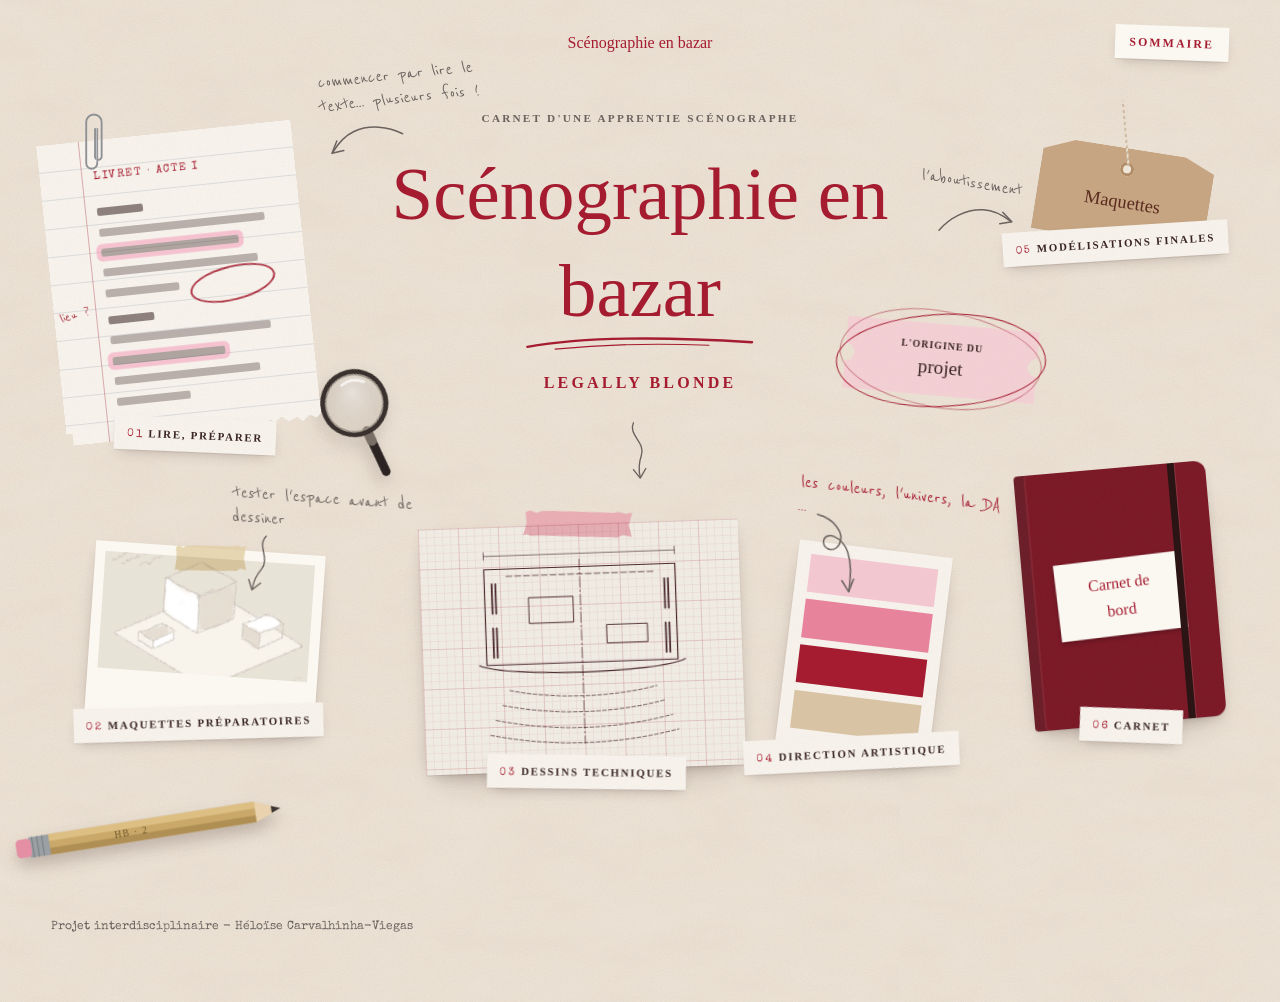
<file: index.html>
<!DOCTYPE html>
<html lang="fr">
<head>
  <meta charset="UTF-8">
  <meta name="viewport" content="width=device-width, initial-scale=1">
  <title>Scénographie en bazar — Scénographie pour Legally Blonde</title>
  <meta name="description" content="Scénographie en bazar : carnet d'une apprentie scénographe autour de la comédie musicale Legally Blonde.">
  <!-- Polices Google Fonts (à modifier ici si on change de police) -->
  <link rel="preconnect" href="https://fonts.googleapis.com">
  <link rel="preconnect" href="https://fonts.gstatic.com" crossorigin>
  <link href="https://fonts.googleapis.com/css2?family=Homemade+Apple&family=Playfair+Display:ital,wght@0,400;0,700;1,400;1,700&family=Reenie+Beanie&family=Special+Elite&display=swap" rel="stylesheet">
  <link rel="stylesheet" href="css/style.css?v=20261115-2">
</head>

<body data-racine="." data-page="accueil">
  <a class="lien-evitement" href="#contenu">Aller au contenu</a>
  <header data-entete></header>

  <main id="contenu">

    <!-- ===========================================================
         LE BUREAU : chaque objet posé ouvre une étape du projet.
         Pour déplacer un objet : modifier --x (gauche), --y (haut),
         --w (largeur) et --r (rotation) dans son style="…".
         =========================================================== -->
    <section class="bureau" aria-label="Les étapes du projet">

      <!-- Le titre, au centre -->
      <div class="bureau__titre">
        <span class="petit">Carnet d'une apprentie scénographe</span>
        <h1 data-titre-site>Scénographie en bazar</h1>
        <span class="souligne" aria-hidden="true"></span>
        <p class="sous-titre">Legally Blonde</p>
        <a class="bureau__descendre" href="pages/00-origine-projet.html" aria-label="Lire l'origine du projet"><span class="fleche fleche--bas"></span></a>
      </div>

      <!-- 01 · Page de livret annotée -->
      <a class="objet" href="pages/01-lire-preparer.html" style="--x: 4%; --y: 7%; --w: 20%; --r: -6deg;">
        <img class="trombone" src="images/dessins/trombone.svg" alt="">
        <div class="papier papier--ligne dechire" style="padding-top: 1.1rem;">
          <span class="machine" style="font-size:.66rem; letter-spacing:.14em; color: var(--crimson);">LIVRET · ACTE I </span>
          <div class="faux-texte" aria-hidden="true">
            <i class="perso"></i><i style="--l:94%"></i><i class="surl" style="--l:78%"></i><i style="--l:88%"></i><i class="court"></i>
            <i class="perso"></i><i style="--l:91%"></i><i class="surl" style="--l:64%"></i><i style="--l:83%"></i><i class="court"></i>
          </div>
          <span class="cercle-encre" style="left: 54%; top: 46%; width: 34%; height: 2.2rem;"></span>
          <span class="note-marge" style="left:.4rem; top: 54%; transform: rotate(-12deg);">lieu ?</span>
        </div>
        <span class="objet__nom"><span class="num">01</span>Lire, préparer</span>
        <span class="annotation" style="left: 112%; top: -15%;">commencer par lire le texte… plusieurs fois !<span class="fleche fleche--miroir" style="transform: scaleX(-1) rotate(25deg);"></span></span>
      </a>

      <!-- 02 · Polaroid de la maquette blanche -->
      <a class="objet" href="pages/02-maquette-blanche.html" style="--x: 7%; --y: 59%; --w: 18%; --r: 4deg;">
        <div class="emplacement emplacement--polaroid scotch scotch--beige" style="--ratio: 4/3; padding: 0; background: #E9E3D8;">
          <!-- Dessin de maquette blanche au crayon (remplace l'ancien dessin maquette-iso.svg) -->
          <img src="images/02-maquette-blanche/maquette-blanche-dessin.jpg" alt="" style="width:100%; height:100%; object-fit: cover;">
        </div>
        <span class="objet__nom"><span class="num">02</span>Maquettes préparatoires</span>
        <span class="annotation" style="left: 58%; top: -40%;">tester l'espace avant de dessiner<span class="fleche fleche--bas" style="transform: rotate(18deg); margin-left: 1rem;"></span></span>
      </a>

      <!-- 03 · Plan sur papier millimétré -->
      <a class="objet" href="pages/03-dessin-technique.html" style="--x: 33%; --y: 56%; --w: 25%; --r: -2deg;">
        <div class="papier papier--quadrille scotch" style="padding: .8rem; --rs: 3deg;">
          <img src="images/dessins/plan-esquisse.svg" alt="" style="width:100%;">
        </div>
        <span class="objet__nom"><span class="num">03</span>Dessins techniques</span>
      </a>

      <!-- 04 · Nuancier -->
      <a class="objet" href="pages/04-direction-artistique.html" style="--x: 61.5%; --y: 59%; --w: 12%; --r: 7deg;">
        <div class="papier nuancier-carte">
          <span class="puce" style="background:#F2C7CF"></span>
          <span class="puce" style="background:#E7839B"></span>
          <span class="puce" style="background:#A51C30; color: rgba(255,255,255,.7)"></span>
          <span class="puce" style="background:#D9C3A5"></span>
        </div>
        <span class="objet__nom"><span class="num">04</span>Direction artistique</span>
        <span class="annotation annotation--encre" style="left: -4%; top: -34%;">les couleurs, l'univers, la DA ...<span class="fleche fleche--boucle" style="transform: rotate(40deg);"></span></span>
      </a>

      <!-- 05 · Étiquette kraft -->
      <a class="objet" href="pages/05-maquettes-3d.html" style="--x: 81%; --y: 9%; --w: 13.5%; --r: 9deg;">
        <span class="ficelle" aria-hidden="true"></span>
        <div class="papier papier--kraft etiquette-kraft">
          <span class="plume" style="display:block;">Maquettes</span>
        </div>
        <span class="objet__nom"><span class="num">05</span>Modélisations finales</span>
        <span class="annotation" style="right: 108%; left: auto; top: 50%; text-align: right;">l'aboutissement<span class="fleche" style="margin-left:auto;"></span></span>
      </a>

      <!-- 06 · Le carnet -->
      <a class="objet" href="pages/06-carnet.html" style="--x: 80%; --y: 49%; --w: 15%; --r: -5deg;">
        <div class="carnet-couv">
          <div class="carnet-couv__etiquette">
            <span class="plume">Carnet de bord</span>
          </div>
        </div>
        <span class="objet__nom"><span class="num">06</span>Carnet</span>
      </a>

      <!-- 00 · Le billet : descend vers la présentation -->
      <a class="objet objet--billet" href="pages/00-origine-projet.html" style="--x: 66%; --y: 31%; --w: 15%; --r: 5deg;">
        <div class="billet">
          <div class="billet__corps">
            <span class="billet__origine">L'origine du</span>
            <span class="billet__projet">projet</span>
          </div>
        </div>
      </a>

      <!-- Objets décoratifs -->
      <img class="deco" src="images/dessins/loupe.svg" alt="" style="--x: 24%; --y: 36%; --w: 8.5%; --r: 20deg;">
      <img class="deco" src="images/dessins/crayon.svg" alt="" style="--x: 1%; --y: 92%; --w: 21%; --r: -9deg;">
    </section>


  </main>

  <footer data-pied></footer>
  <script src="js/script.js?v=20261115-2"></script>
</body>
</html>
</file>
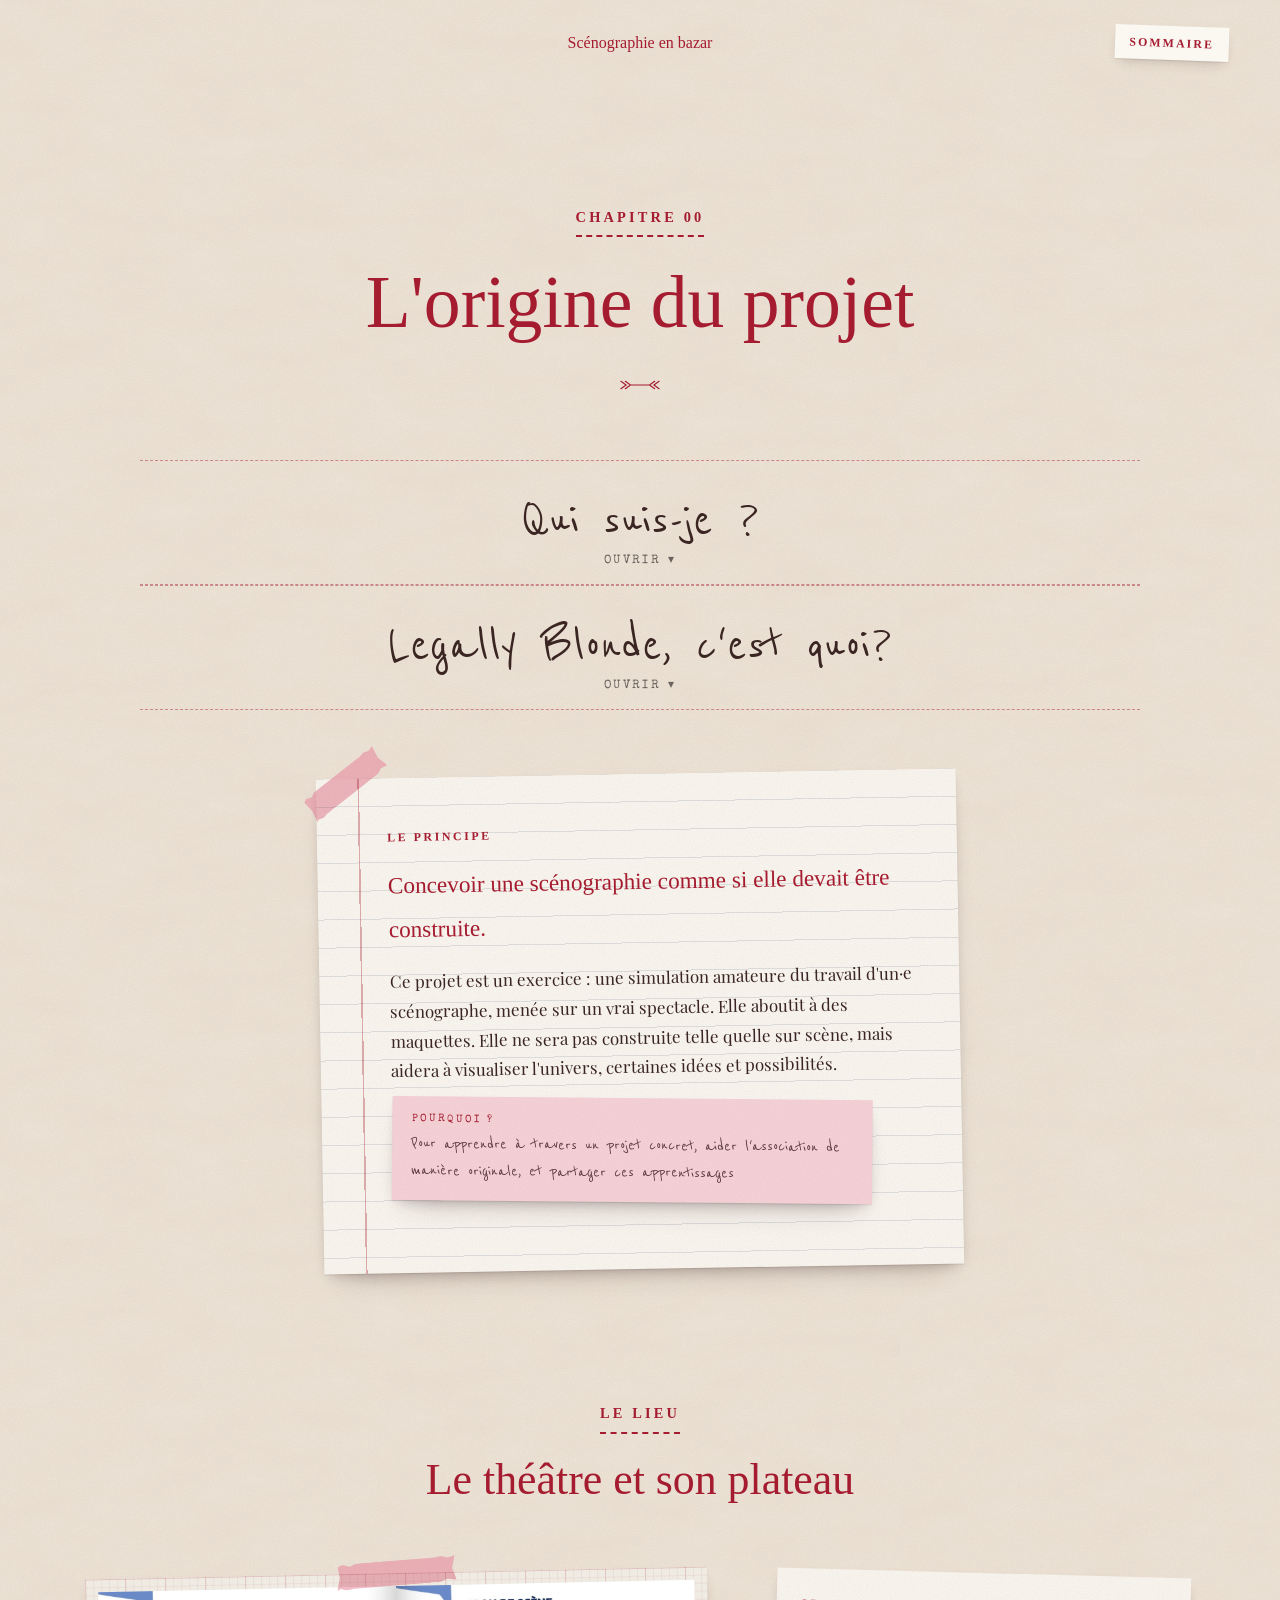
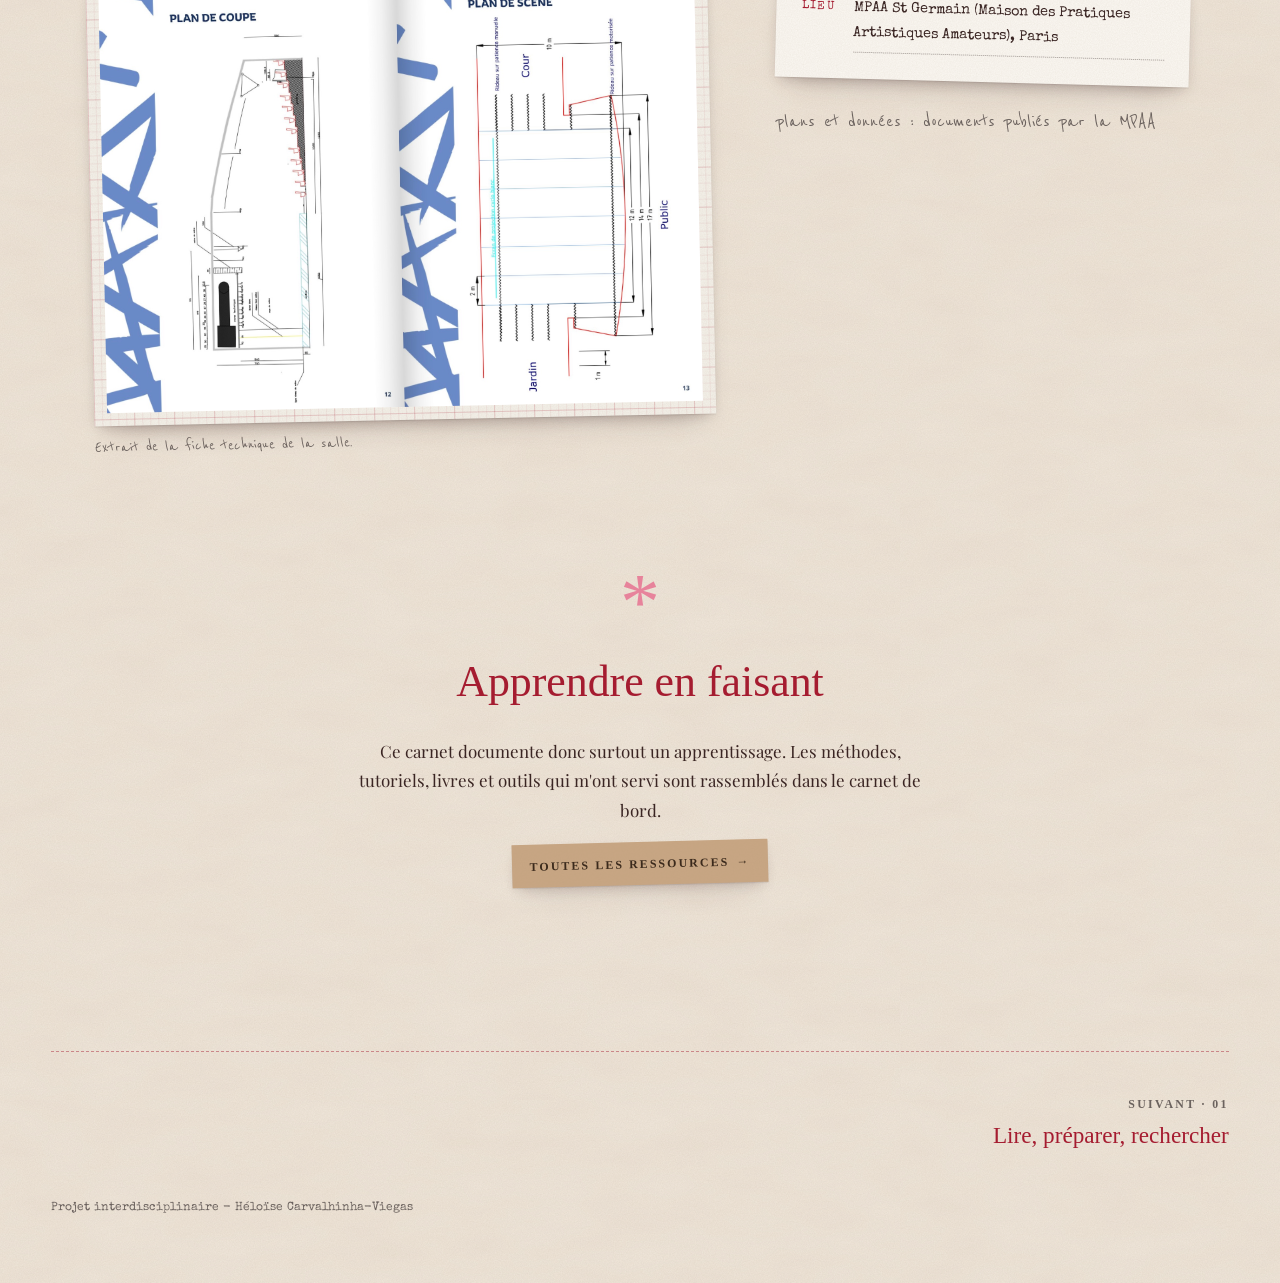
<file: pages/00-origine-projet.html>
<!DOCTYPE html>
<html lang="fr">
<head>
  <meta charset="UTF-8">
  <meta name="viewport" content="width=device-width, initial-scale=1">
  <title>00 · L'origine du projet — Scénographie en bazar</title>
  <link rel="preconnect" href="https://fonts.googleapis.com">
  <link rel="preconnect" href="https://fonts.gstatic.com" crossorigin>
  <link href="https://fonts.googleapis.com/css2?family=Homemade+Apple&family=Playfair+Display:ital,wght@0,400;0,700;1,400;1,700&family=Reenie+Beanie&family=Special+Elite&display=swap" rel="stylesheet">
  <link rel="stylesheet" href="../css/style.css?v=20261115-2">
</head>

<body data-racine=".." data-page="00">
  <a class="lien-evitement" href="#contenu">Aller au contenu</a>
  <header data-entete></header>

  <main id="contenu" class="page conteneur">
    <article class="recit" id="projet">
      <header class="ouverture">
        <span class="etiquette etiquette--cousue">Chapitre 00</span>
        <h1 style="font-size: var(--t-xxl);">L'origine du projet</h1>
        <span class="ornement" aria-hidden="true"></span>
      </header>

      <!-- =====================================================
           MENU DÉROULANT 1 : « Qui suis-je ? »
           Le titre cliquable est dans <summary>.
           Le contenu (caché tant qu'on n'a pas cliqué) est juste en dessous.
           ===================================================== -->
      <details class="deroulant">
        <summary>Qui suis-je ?</summary>
        <div class="deroulant__contenu">
          <div class="colonne">
            <figure class="marge-g incline" style="--r: -4deg;">
              <div class="emplacement emplacement--polaroid scotch"><span>photo à venir après le shooting photo de l'asso </span></div>
            </figure>

            <h4>Une étudiante</h4>
            <p> En 3ème année du CPES Sciences des données arts et culture, je profite de l'opportunité de faire un projet libre pour documenter un travail de scénographie</p>

            <h4>Une responsable décors</h4>
            <p>Au do's musical, association étudiante de comédie musicale. Chaque année, elle produit un spectacle différent, et je suis chargée cette année d'en faire les décors avec mon équipe !</p>

            <figure class="marge-d incline" style="--r: 3deg;">
              <div class="emplacement scotch scotch--beige" style="--ratio: 3/4;"><span>potentiellement une autre photo si je pense à autre chose plus tard, sinon à supprimer</span></div>
            </figure>

            <h4>Une apprentie artiste</h4>
            <p> Passionnée par l'art de manière générale, je veux explorer celui de la scène, des maquettes, et ce projet permettra de garder une trace de mon parcours sur un défi concret, tout en aidant la comédie musicale et d'éventuelles personnes intéressées par ce processus</p>
          </div>
        </div>
      </details>

      <!-- =====================================================
           MENU DÉROULANT 2 : « Legally Blonde, c'est quoi ? »
           Même présentation que « Le script annoté » (page 01) :
           une image à gauche, des notes à droite.
           ===================================================== -->
      <details class="deroulant">
        <summary>Legally Blonde, c'est quoi&nbsp;?</summary>
        <div class="deroulant__contenu">
          <div class="script-planche">
            <!-- ✏️ L'image à gauche (remplacer le bloc "emplacement" par une image, voir LISEZ-MOI) -->
            <figure class="incline" style="--r: -1.5deg;">
              <!-- Affiche du spectacle : cliquer dessus l'agrandit (classe "zoom") -->
              <a class="zoom" href="../images/00-projet/affiche-legally-blonde.jpg">
                <div class="emplacement emplacement--polaroid scotch" style="--ratio: 898/1124; padding: 0;">
                  <img src="../images/00-projet/affiche-legally-blonde.jpg" alt="Affiche de Legally Blonde, the Musical : le titre en lettres roses sur une feuille scotchée contre des casiers roses" style="width:100%; height:100%; object-fit: cover;">
                </div>
              </a>
              <figcaption>Affiche de présentation du Do's Musical</figcaption>
            </figure>
            <div>
              <!-- ✏️ Le post-it rose : la petite mention rouge est dans <span class="post-it__mention">…</span>,
                   le texte principal vient juste après. Pour enlever la mention, supprimer tout le <span>…</span>. -->
              <p class="post-it"><span class="post-it__mention">Une comédie musicale</span>adaptée cette année par l'association Do's Musicale au théâtre de la MPAA st-germain.</p>
              <!-- ✏️ La note rose : titre dans <h4>, texte dans les <p> -->
              <div class="papier papier--rose incline" style="--r: 1.2deg; margin-top: var(--e-4);">
                <h4 style="margin-top:0;">Un univers haut en couleur</h4>
                <p class="note-crayon" style="font-size:1.2rem; color: var(--encre);">dont les décors seront un réel défi !</p>
              </div>
            </div>
          </div>
        </div>
      </details>

      <div class="lettre papier papier--ligne scotch scotch--coin incline" style="--r: -1deg;">
        <span class="etiquette etiquette--petite">Le principe</span>
        <p class="exergue">Concevoir une scénographie comme si elle devait être construite.</p>
        <p style="margin-top: var(--e-2);">Ce projet est un exercice : une simulation amateure du travail d'un·e scénographe, menée sur un vrai spectacle. Elle aboutit à des maquettes. Elle ne sera pas construite telle quelle sur scène, mais aidera à visualiser l'univers, certaines idées et possibilités.</p>
        <p class="post-it" style="--r: 1.5deg;"><span class="post-it__mention">Pourquoi ?</span>Pour apprendre à travers un projet concret, aider l'association de manière originale, et partager ces apprentissages</p>
      </div>

      <header class="ouverture" style="padding-top: var(--e-5); padding-bottom: 0;">
        <span class="etiquette etiquette--cousue">Le lieu</span>
        <h2>Le théâtre et son plateau</h2>
      </header>

      <div class="theatre">
        <figure class="incline" style="--r: -1.2deg;">
          <div class="papier papier--quadrille scotch" style="padding: .8rem;">
            <!-- Plans de la MPAA (coupe + plan de scène) : cliquer dessus les agrandit (classe "zoom") -->
            <a class="zoom" href="../images/00-projet/theatre/plans-mpaa-coupe-scene.jpg">
              <img src="../images/00-projet/theatre/plans-mpaa-coupe-scene.jpg" alt="Deux pages des documents de la MPAA : à gauche le plan de coupe de la salle, à droite le plan de scène avec les rideaux, côté cour, côté jardin et le public" loading="lazy" style="display:block; width:100%;">
            </a>
          </div>
          <figcaption>Extrait de la fiche technique de la salle.</figcaption>
        </figure>

        <div>
          <div class="papier incline" style="--r: 1.5deg;">
            <dl class="donnees">
              <dt>Lieu</dt>        <dd>MPAA St Germain (Maison des Pratiques Artistiques Amateurs), Paris</dd>
            </dl>
          </div>
          <p class="note-crayon" style="margin-top: var(--e-3);">plans et données : documents publiés par la MPAA </p>
        </div>
      </div>

      <div class="asterisque">
        <span class="asterisque__signe" aria-hidden="true">*</span>
        <h2>Apprendre en faisant</h2>
        <p class="colonne">Ce carnet documente donc surtout un apprentissage. Les méthodes, tutoriels, livres et outils qui m'ont servi sont rassemblés dans le carnet de bord.</p>
        <a class="action" href="06-carnet.html#ressources">Toutes les ressources</a>
      </div>
    </article>
  </main>

  <footer data-pied></footer>
  <script src="../js/script.js?v=20261115-2"></script>
</body>
</html>
</file>
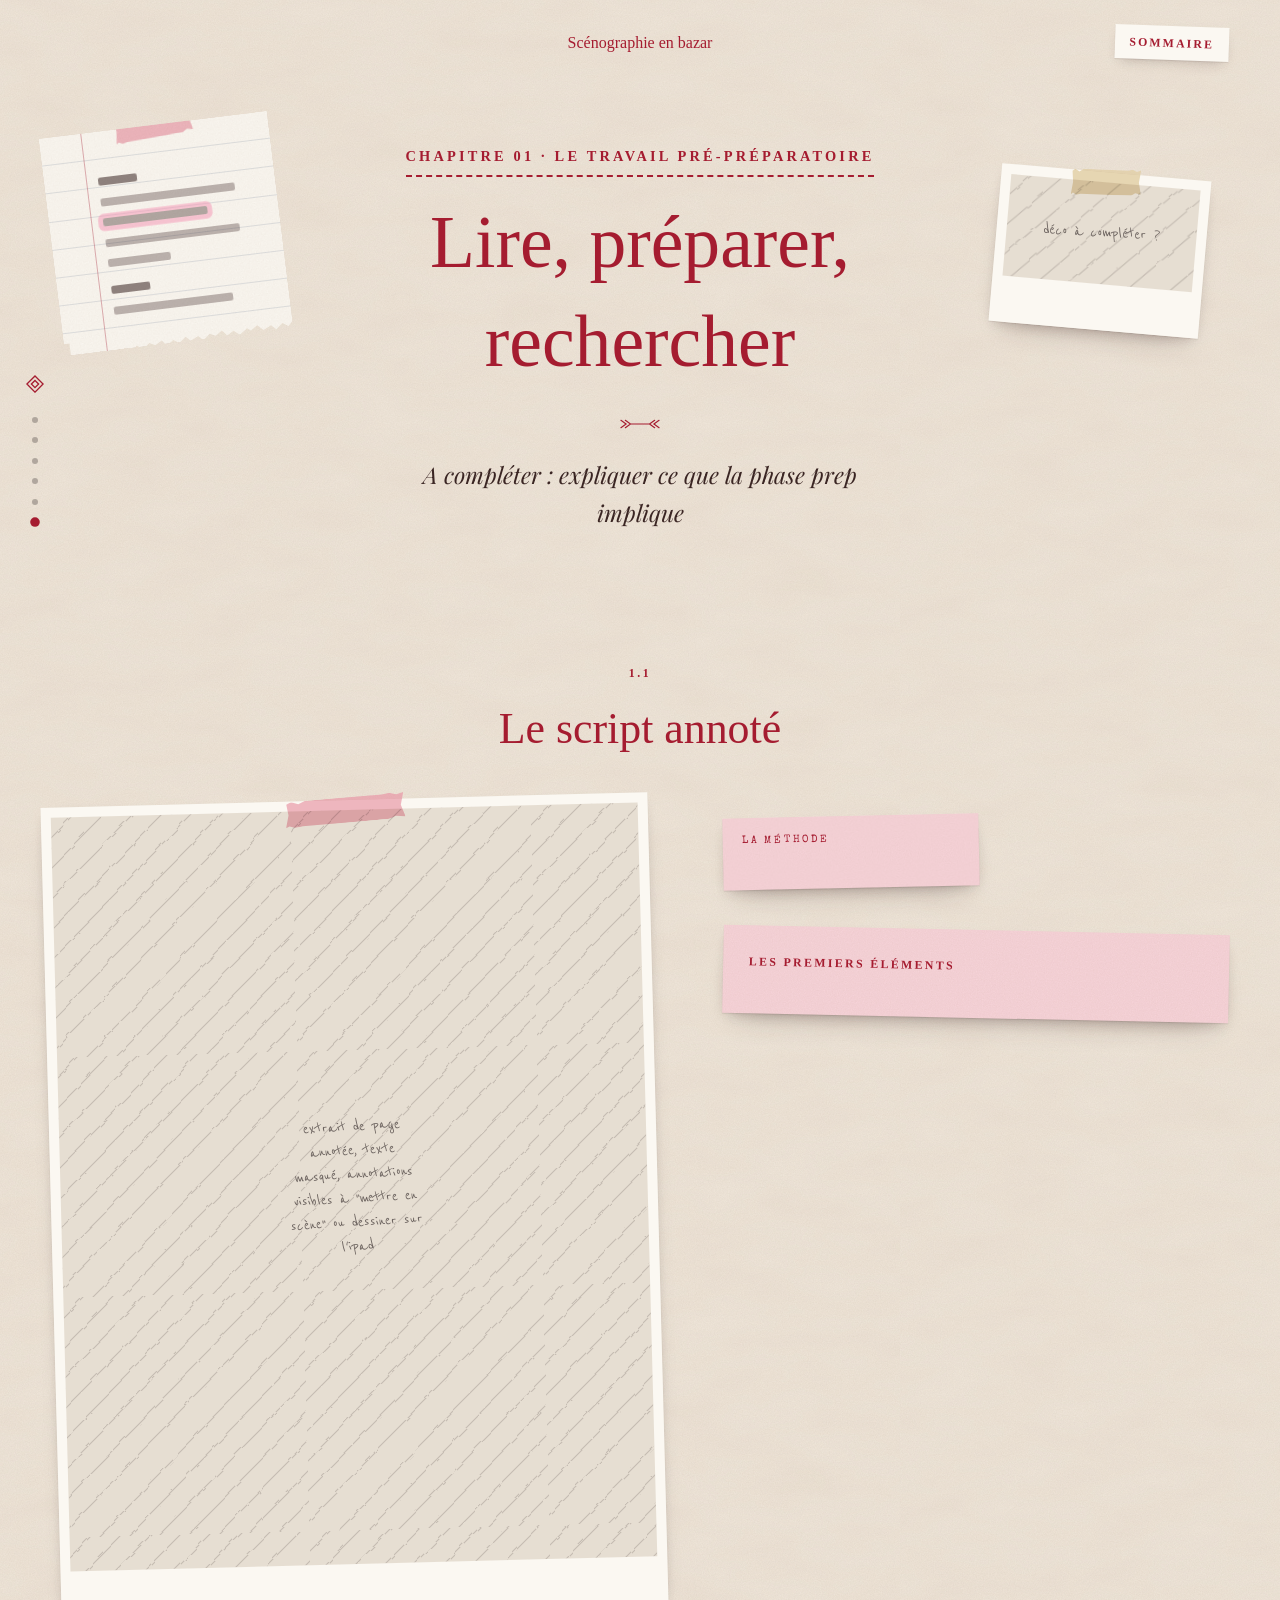
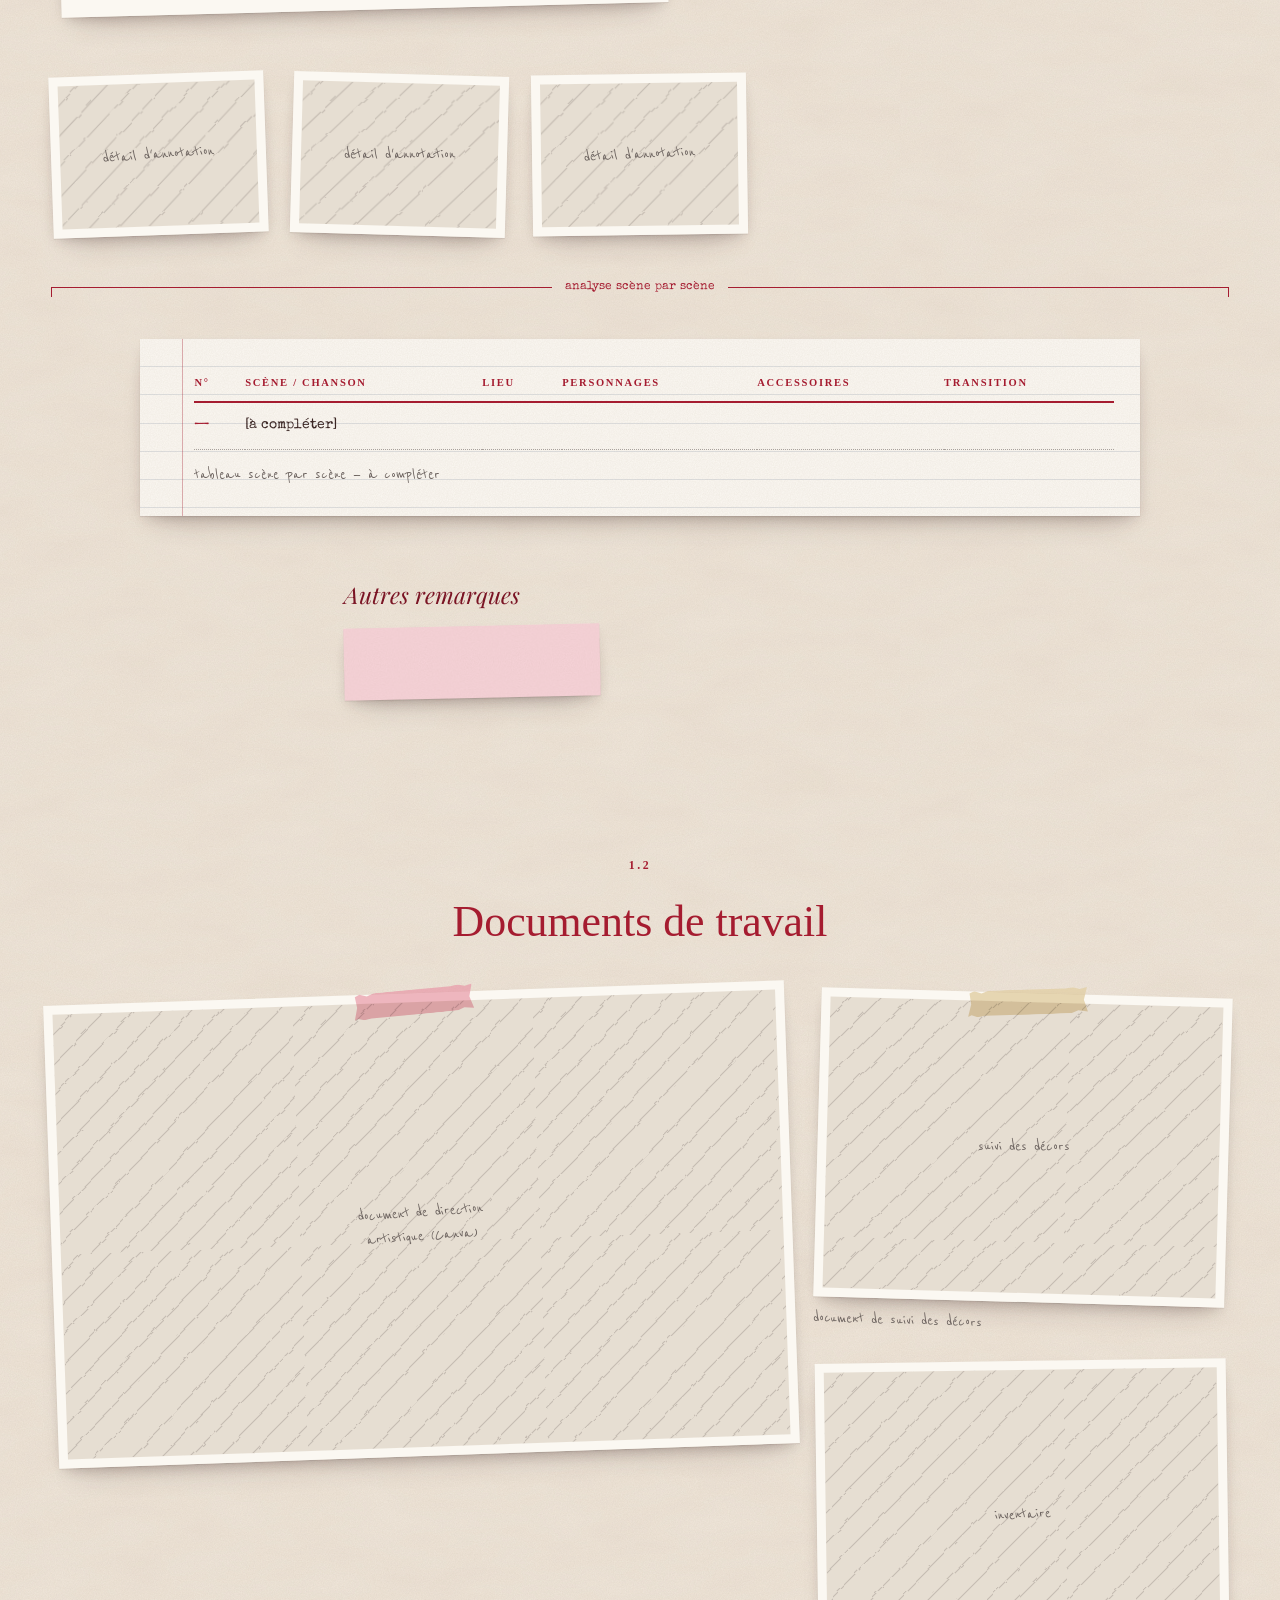
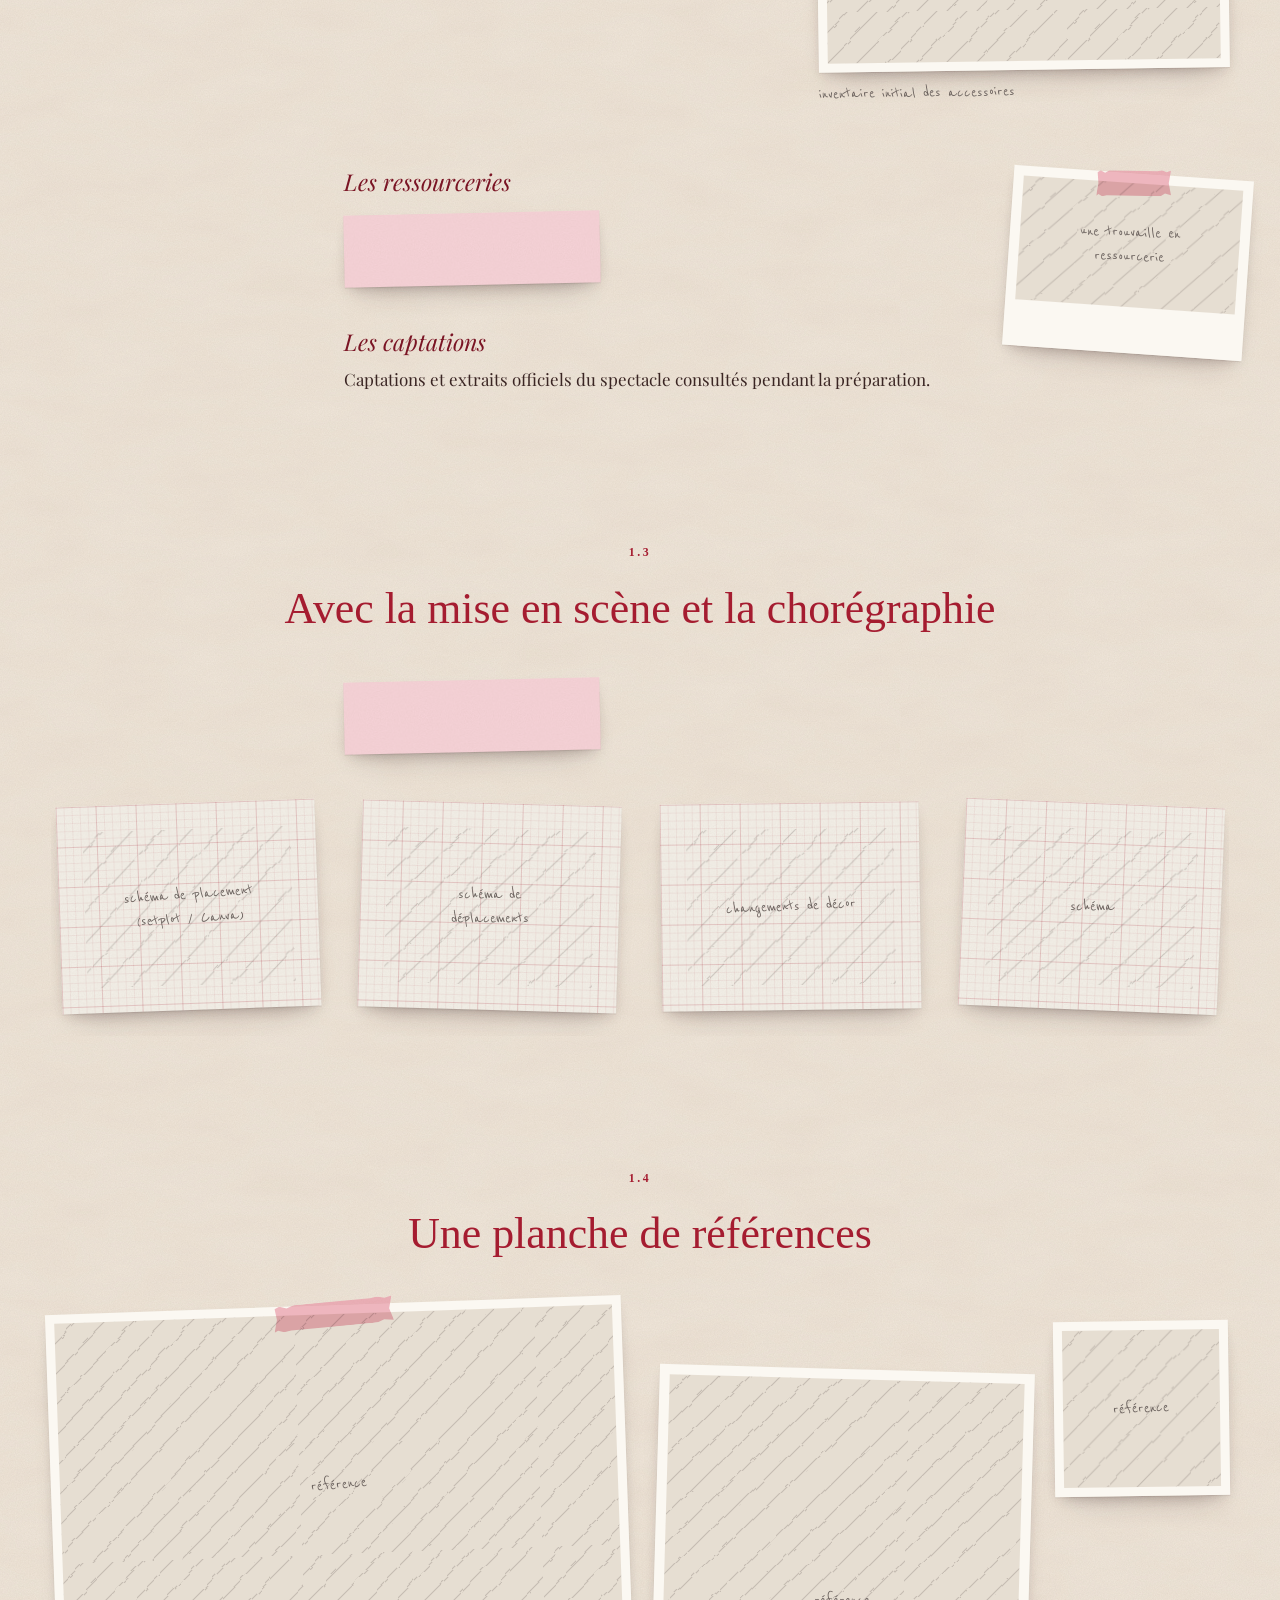
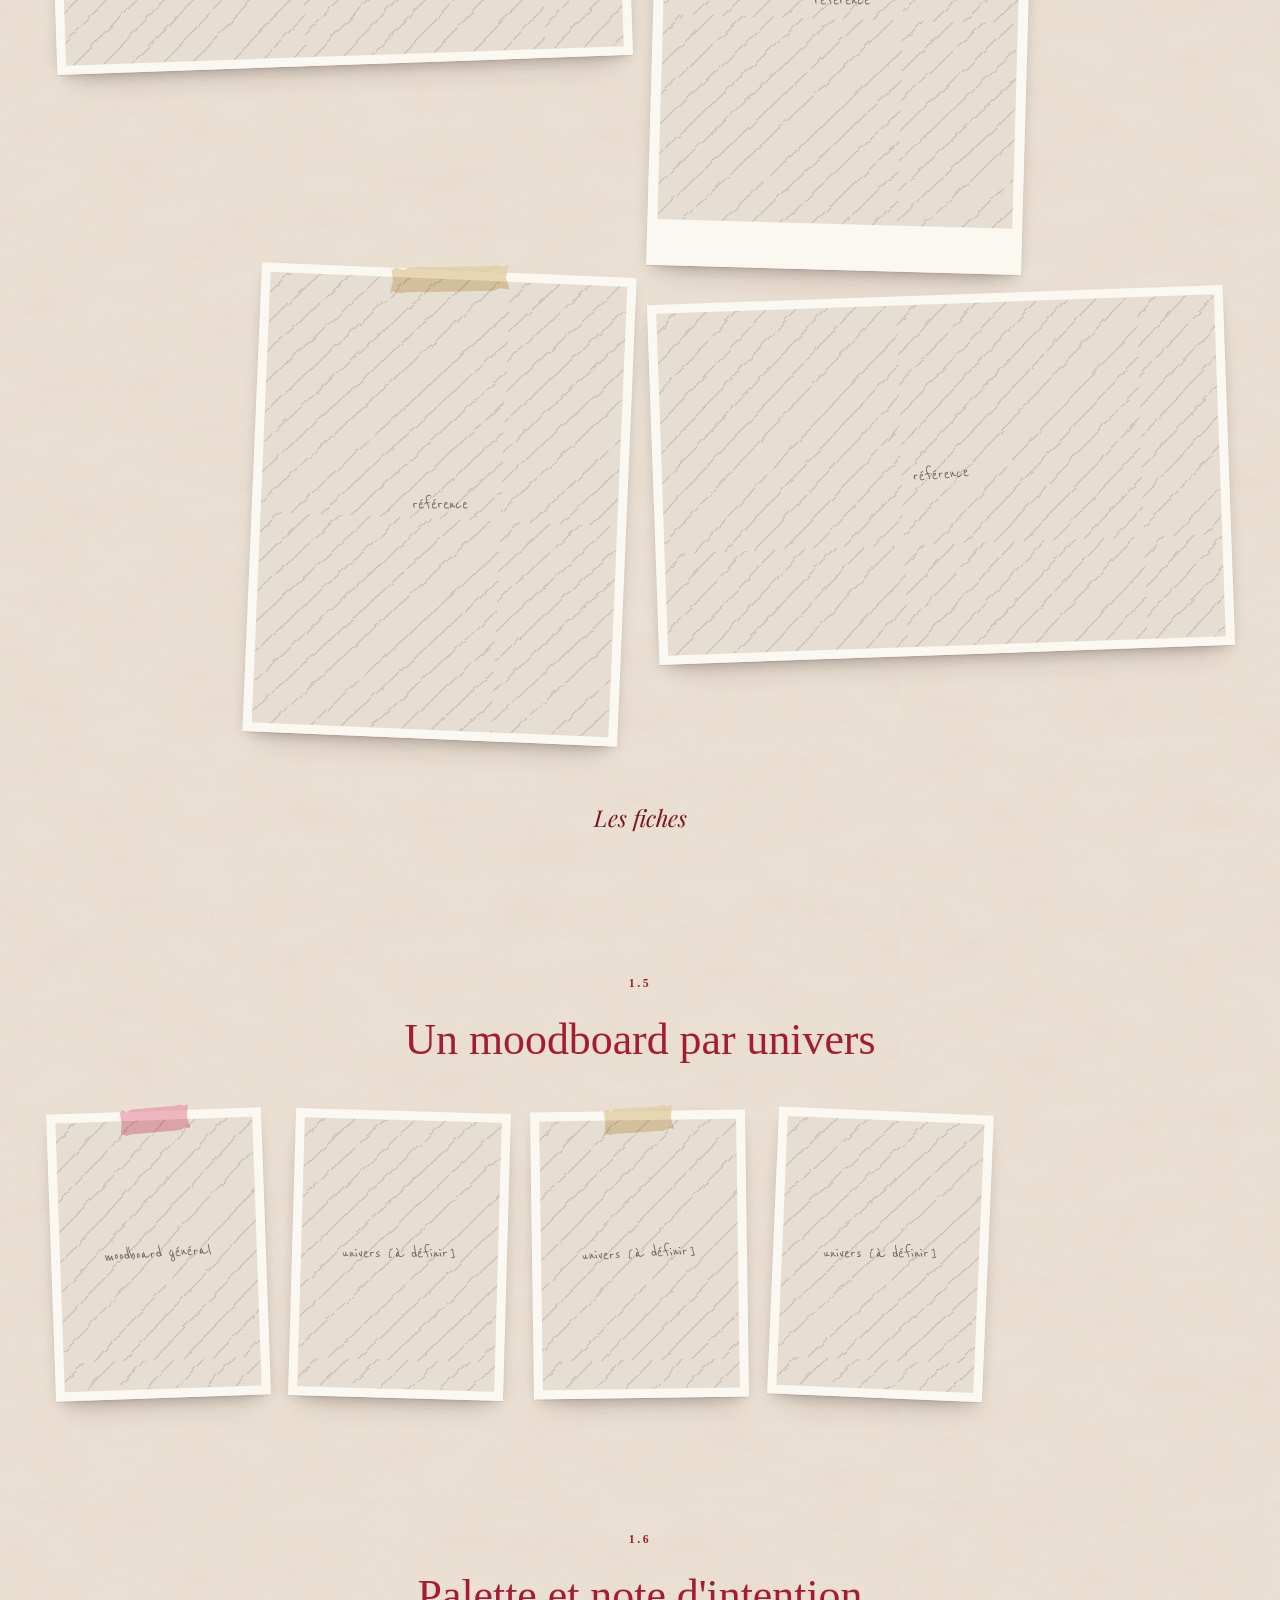
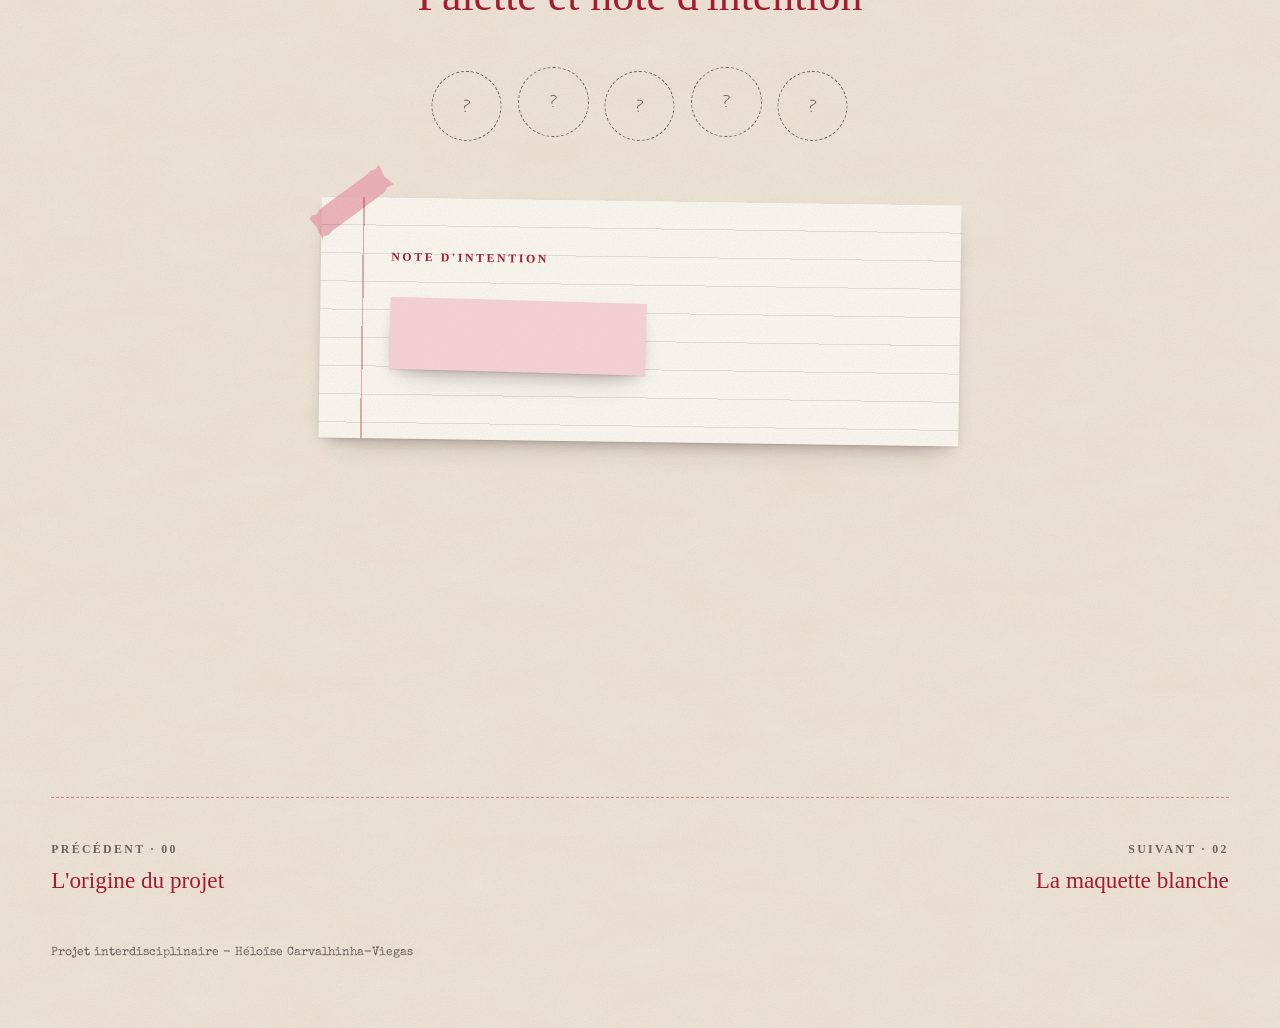
<file: pages/01-lire-preparer.html>
<!DOCTYPE html>
<html lang="fr">
<head>
  <meta charset="UTF-8">
  <meta name="viewport" content="width=device-width, initial-scale=1">
  <title>01 · Lire, préparer, rechercher — Scénographie en bazar</title>
  <link rel="preconnect" href="https://fonts.googleapis.com">
  <link rel="preconnect" href="https://fonts.gstatic.com" crossorigin>
  <link href="https://fonts.googleapis.com/css2?family=Homemade+Apple&family=Playfair+Display:ital,wght@0,400;0,700;1,400;1,700&family=Reenie+Beanie&family=Special+Elite&display=swap" rel="stylesheet">
  <link rel="stylesheet" href="../css/style.css?v=20261115-2">
</head>

<!-- data-racine=".." : cette page est dans le dossier pages/ -->
<body data-racine=".." data-page="01">
  <a class="lien-evitement" href="#contenu">Aller au contenu</a>
  <header data-entete></header>

  <main id="contenu" class="page conteneur">

    <!-- ======================== OUVERTURE DU CHAPITRE ======================== -->
    <header class="chapitre">
      <figure class="chapitre__objet" style="--x: 0; --y: 3rem; --w: 230px; --r: -7deg;">
        <div class="papier papier--ligne dechire scotch"><div class="faux-texte" aria-hidden="true"><i class="perso"></i><i></i><i class="surl" style="--l:70%"></i><i></i><i class="court"></i><i class="perso"></i><i style="--l:80%"></i></div></div>
      </figure>
      <figure class="chapitre__objet" style="--xd: 2%; --y: 6rem; --w: 210px; --r: 5deg;">
        <div class="emplacement emplacement--polaroid scotch scotch--beige"><span>déco à compléter ?</span></div>
      </figure>
      <span class="etiquette etiquette--cousue">Chapitre 01 · le travail pré-préparatoire</span>
      <h1>Lire, préparer, rechercher</h1>
      <span class="ornement" aria-hidden="true"></span>
      <p class="chapeau">A compléter : expliquer ce que la phase prep implique</p>
    </header>


    <!-- ============================ 1.1 LE SCRIPT ============================ -->
    <section class="section" id="script" data-nom="Le script annoté">
      <div class="section__tete">
        <span class="etiquette etiquette--petite">1.1</span>
        <h2>Le script annoté</h2>
      </div>
      <div class="script-planche">
        <figure class="incline" style="--r: -1.5deg;">
          <div class="emplacement emplacement--polaroid scotch" style="--ratio: 3/4;"><span>extrait de page annotée, texte masqué, annotations visibles à "mettre en scène" ou dessiner sur l'ipad</span></div>
        </figure>
        <div>
          <p class="post-it"><span class="post-it__mention">La méthode</span></p>
          <div class="papier papier--rose incline" style="--r: 1.2deg; margin-top: var(--e-4);">
            <h4 style="margin-top:0;">Les premiers éléments</h4>
            <p class="note-crayon" style="font-size:1.2rem; color: var(--encre);"></p>
            <p class="note-crayon note-crayon--encre" style="font-size:1.15rem; margin:0;"></p>
          </div>
        </div>
      </div>

      <div class="galerie-grille" data-galerie style="margin-top: var(--e-5);">
        <figure><div class="emplacement"><span>détail d'annotation</span></div></figure>
        <figure><div class="emplacement"><span>détail d'annotation</span></div></figure>
        <figure><div class="emplacement"><span>détail d'annotation</span></div></figure>
      </div>

      <div class="cote">analyse scène par scène</div>

      <!-- Tableau : ajoute une ligne <tr>…</tr> par scène -->
      <div class="papier papier--ligne incline large" style="--r: -.4deg; max-width: 1000px;">
        <div class="tableau-conteneur">
          <table class="tableau-tech">
            <caption>tableau scène par scène — à compléter</caption>
            <thead><tr><th>N°</th><th>Scène / chanson</th><th>Lieu</th><th>Personnages</th><th>Accessoires</th><th>Transition</th></tr></thead>
            <tbody><tr><td>—</td><td>[à compléter]</td><td></td><td></td><td></td><td></td></tr></tbody>
          </table>
        </div>
      </div>

      <div class="colonne" style="margin-top: var(--e-5);">
        <h3>Autres remarques</h3>
        <p class="post-it"><span class="post-it__mention"></span></p>
      </div>
    </section>

    <!-- ======================== 1.2 DOCUMENTS DE TRAVAIL ======================== -->
    <section class="section" id="documents" data-nom="Documents de travail">
      <div class="section__tete">
        <span class="etiquette etiquette--petite">1.2</span>
        <h2>Documents de travail</h2>
      </div>
      <div class="galerie-principale" data-galerie>
        <figure>
          <div class="emplacement scotch" style="--ratio: 16/10;"><span>document de direction artistique (Canva)</span></div>
        </figure>
        <figure><div class="emplacement scotch scotch--beige"><span>suivi des décors</span></div><figcaption>document de suivi des décors</figcaption></figure>
        <figure><div class="emplacement"><span>inventaire</span></div><figcaption>inventaire initial des accessoires</figcaption></figure>
      </div>

      <div class="colonne" style="margin-top: var(--e-5);">
        <figure class="marge-d incline" style="--r: 4deg;">
          <div class="emplacement emplacement--polaroid scotch"><span>une trouvaille en ressourcerie</span></div>
        </figure>
        <h3>Les ressourceries</h3>
        <p class="post-it"><span class="post-it__mention"></span></p>

        <h3>Les captations</h3>
        <p>Captations et extraits officiels du spectacle consultés pendant la préparation.</p>
        <!-- Liste remplie depuis contenu/references.js (catégorie "Captation") -->
        <div data-liste="references" data-categorie="Captation"></div>
      </div>
    </section>

    <!-- ===================== 1.3 AVEC LA MISE EN SCÈNE ===================== -->
    <section class="section" id="mise-en-scene" data-nom="Avec la mise en scène">
      <div class="section__tete">
        <span class="etiquette etiquette--petite">1.3</span>
        <h2>Avec la mise en scène et la chorégraphie</h2>
      </div>
      <div class="colonne">
        <p class="post-it"><span class="post-it__mention"></span></p>
      </div>
      <div class="galerie-bande" data-galerie>
        <figure><div class="papier papier--quadrille"><div class="emplacement" style="border:0; box-shadow:none; background-color: transparent;"><span>schéma de placement (setplot / Canva)</span></div></div></figure>
        <figure><div class="papier papier--quadrille"><div class="emplacement" style="border:0; box-shadow:none; background-color: transparent;"><span>schéma de déplacements</span></div></div></figure>
        <figure><div class="papier papier--quadrille"><div class="emplacement" style="border:0; box-shadow:none; background-color: transparent;"><span>changements de décor</span></div></div></figure>
        <figure><div class="papier papier--quadrille"><div class="emplacement" style="border:0; box-shadow:none; background-color: transparent;"><span>schéma</span></div></div></figure>
      </div>
    </section>

    <!-- ========================== 1.4 RÉFÉRENCES ========================== -->
    <section class="section" id="references" data-nom="Références">
      <div class="section__tete">
        <span class="etiquette etiquette--petite">1.4</span>
        <h2>Une planche de références</h2>
      </div>
      <div class="galerie-mosaique" data-galerie>
        <figure><div class="emplacement scotch" style="--ratio: 16/10;"><span>référence</span></div></figure>
        <figure><div class="emplacement emplacement--polaroid" style="--ratio: 3/4;"><span>référence</span></div></figure>
        <figure><div class="emplacement" style="--ratio: 1;"><span>référence</span></div></figure>
        <figure><div class="emplacement scotch scotch--beige" style="--ratio: 4/5;"><span>référence</span></div></figure>
        <figure><div class="emplacement" style="--ratio: 16/10;"><span>référence</span></div></figure>
      </div>
      <h3 style="text-align:center; margin-top: var(--e-5);">Les fiches</h3>
      <!-- Remplies depuis contenu/references.js -->
      <div data-liste="references" style="display:flex; justify-content:center;"></div>
    </section>

    <!-- ========================== 1.5 MOODBOARDS ========================== -->
    <section class="section" id="moodboards" data-nom="Moodboards">
      <div class="section__tete">
        <span class="etiquette etiquette--petite">1.5</span>
        <h2>Un moodboard par univers</h2>
      </div>
      <div class="galerie-grille" data-galerie>
        <figure><div class="emplacement scotch" style="--ratio: 3/4;"><span>moodboard général</span></div></figure>
        <figure><div class="emplacement" style="--ratio: 3/4;"><span>univers [à définir]</span></div></figure>
        <figure><div class="emplacement scotch scotch--beige" style="--ratio: 3/4;"><span>univers [à définir]</span></div></figure>
        <figure><div class="emplacement" style="--ratio: 3/4;"><span>univers [à définir]</span></div></figure>
      </div>
    </section>

    <!-- ===================== 1.6 PALETTE ET INTENTION ===================== -->
    <section class="section" id="intention" data-nom="Palette et intention">
      <div class="section__tete">
        <span class="etiquette etiquette--petite">1.6</span>
        <h2>Palette et note d'intention</h2>
      </div>
      <!-- ✏️ Pour une vraie couleur : <div class="pastille" style="background:#E7839B; border:0"></div> -->
      <div class="palette-provisoire">
        <div class="pastille">?</div><div class="pastille">?</div><div class="pastille">?</div><div class="pastille">?</div><div class="pastille">?</div>
      </div>
      <div class="lettre papier papier--ligne scotch scotch--coin incline" style="--r: .8deg;">
        <span class="etiquette etiquette--petite">Note d'intention</span>
        <p class="post-it"><span class="post-it__mention"></span></p>
      </div>
    </section>

  </main>

  <footer data-pied></footer>
  <script src="../contenu/references.js?v=20261115-2"></script>
  <script src="../js/script.js?v=20261115-2"></script>
</body>
</html>
</file>
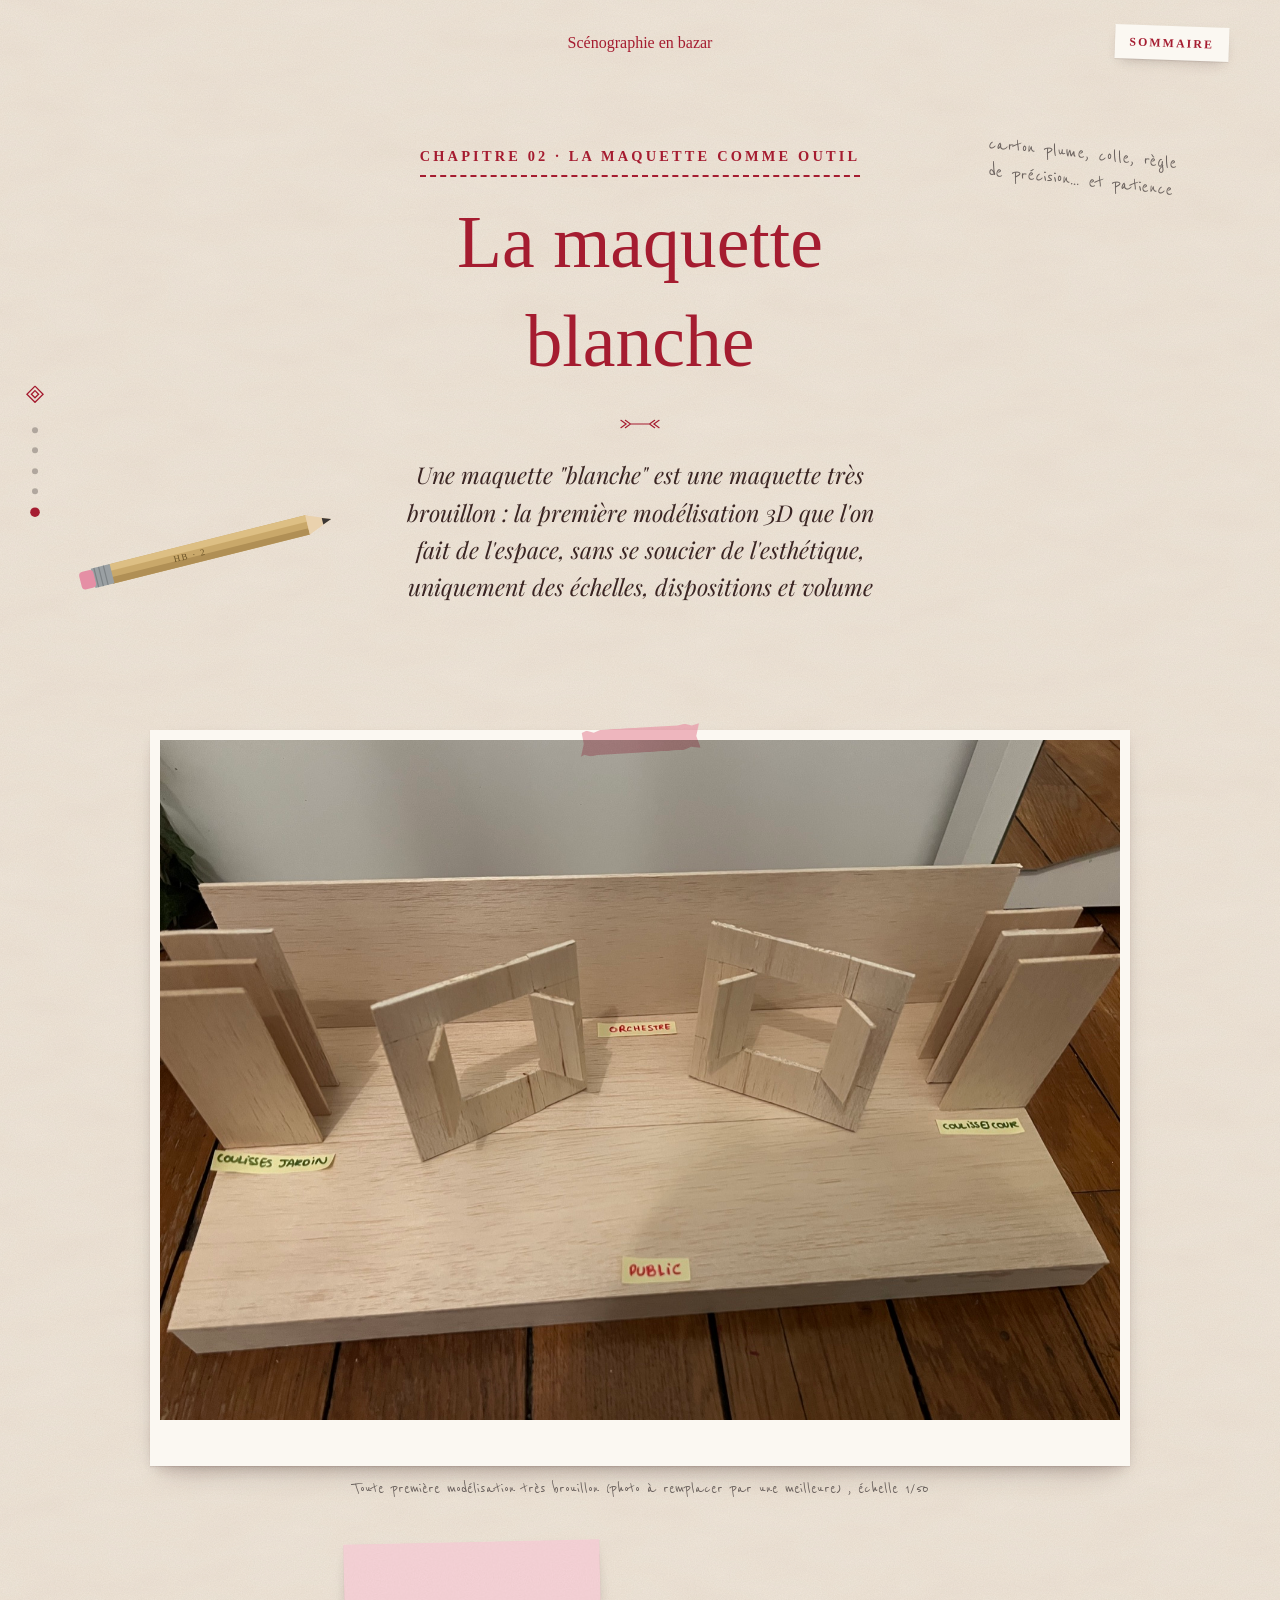
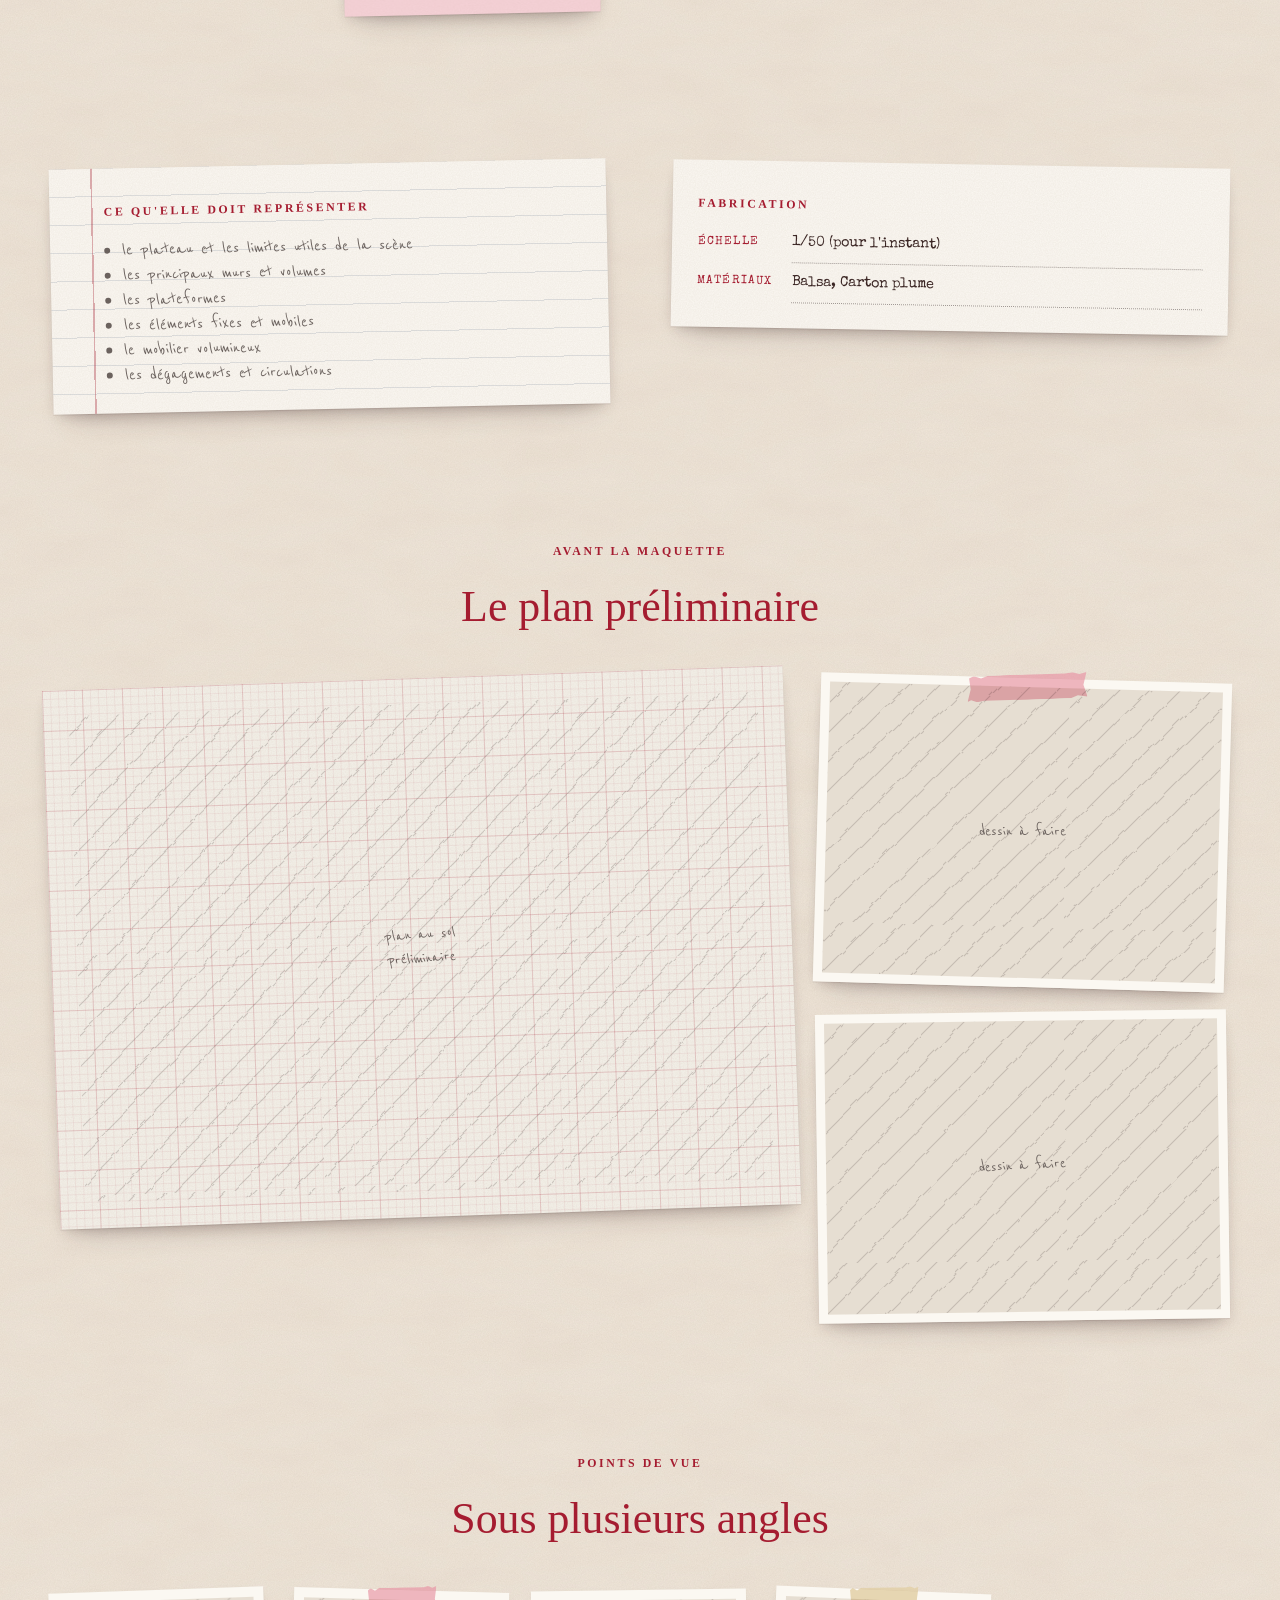
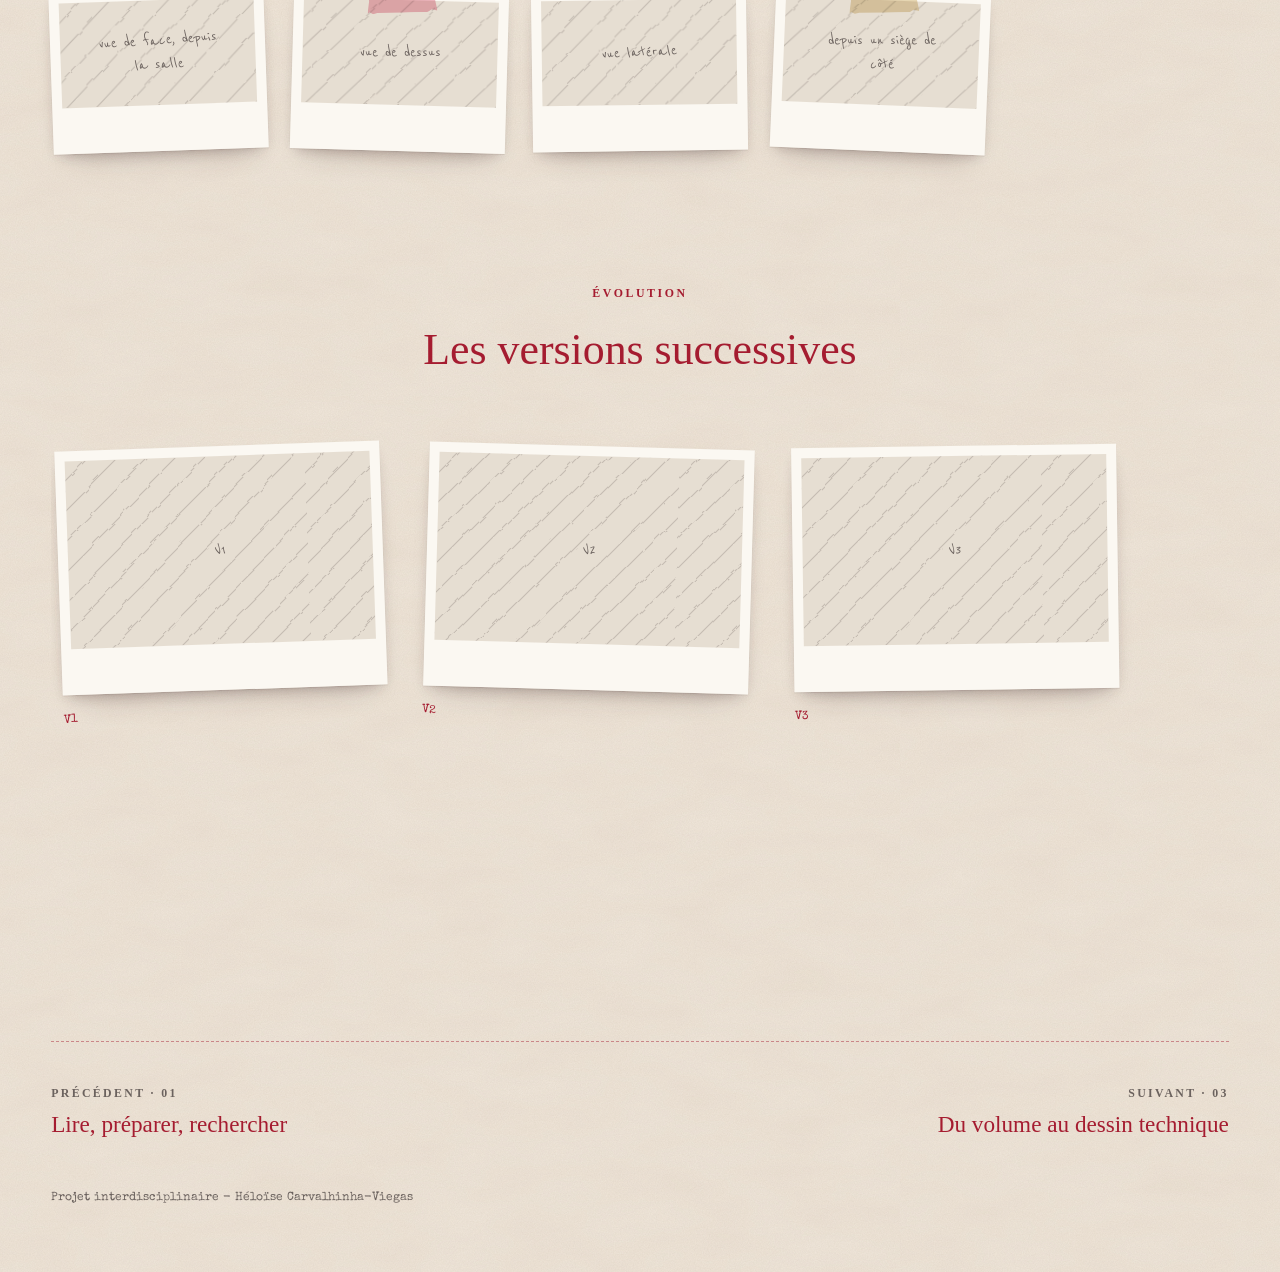
<file: pages/02-maquette-blanche.html>
<!DOCTYPE html>
<html lang="fr">
<head>
  <meta charset="UTF-8">
  <meta name="viewport" content="width=device-width, initial-scale=1">
  <title>02 · La maquette blanche — Scénographie en bazar</title>
  <link rel="preconnect" href="https://fonts.googleapis.com">
  <link rel="preconnect" href="https://fonts.gstatic.com" crossorigin>
  <link href="https://fonts.googleapis.com/css2?family=Homemade+Apple&family=Playfair+Display:ital,wght@0,400;0,700;1,400;1,700&family=Reenie+Beanie&family=Special+Elite&display=swap" rel="stylesheet">
  <link rel="stylesheet" href="../css/style.css?v=20261115-1">
</head>

<!-- data-racine=".." : cette page est dans le dossier pages/ -->
<body data-racine=".." data-page="02">
  <a class="lien-evitement" href="#contenu">Aller au contenu</a>
  <header data-entete></header>

  <main id="contenu" class="page conteneur">

    <!-- ======================== OUVERTURE DU CHAPITRE ======================== -->
    <header class="chapitre">
      <img class="chapitre__objet" src="../images/dessins/crayon.svg" alt="" style="--x: 2%; --y: 70%; --w: 260px; --r: -14deg;">
      <span class="chapitre__objet note-crayon" style="--xd: 4%; --y: 4rem; --w: 200px; --r: 6deg;">carton plume, colle, règle de précision… et patience</span>
      <span class="etiquette etiquette--cousue">Chapitre 02 · la maquette comme outil</span>
      <h1>La maquette blanche</h1>
      <span class="ornement" aria-hidden="true"></span>
      <p class="chapeau"> Une maquette "blanche" est une maquette très brouillon : la première modélisation 3D que l'on fait de l'espace, sans se soucier de l'esthétique, uniquement des échelles, dispositions et volume </p>
    </header>


    <!-- La V1 : la grande photo, gardée intacte -->
    <section class="section" id="v1" data-nom="Version 1">
      <figure class="large incline" style="--r: -.8deg; max-width: 980px;">
        <!-- Photo de la maquette V1 : cliquer dessus l'agrandit (classe "zoom") -->
        <a class="zoom" href="../images/02-maquette-blanche/maquette-blanche-v1.jpg">
          <div class="emplacement emplacement--polaroid scotch" style="--ratio: 2036/1530; padding: 0;">
            <img src="../images/02-maquette-blanche/maquette-blanche-v1.jpg" alt="Maquette blanche V1 en balsa vue depuis la salle : un mur de fond, deux cadres de porte au centre, des pendrillons de chaque côté, avec les étiquettes coulisses jardin, orchestre, coulisses cour et public" style="width:100%; height:100%; object-fit: cover;">
          </div>
        </a>
        <figcaption style="text-align:center;">Toute première modélisation très brouillon (photo à remplacer par une meilleure) , échelle 1/50</figcaption>
      </figure>
      <div class="colonne" style="margin-top: var(--e-4);">
        <p class="post-it"><span class="post-it__mention"></span></p>
      </div>
    </section>


    <!-- Ce qu'elle représente / comment elle est faite -->
    <section class="section" id="methode" data-nom="Méthode">
      <div class="duo">
        <div class="papier papier--ligne incline" style="--r: -1.2deg;">
          <span class="etiquette etiquette--petite">Ce qu'elle doit représenter</span>
          <ul class="note-crayon" style="font-size: 1.25rem; padding-left: 1.1rem; margin: 0;">
            <li>le plateau et les limites utiles de la scène</li>
            <li>les principaux murs et volumes</li>
            <li>les plateformes</li>
            <li>les éléments fixes et mobiles</li>
            <li>le mobilier volumineux</li>
            <li>les dégagements et circulations</li>
          </ul>
        </div>
        <div class="papier incline" style="--r: 1deg;">
          <span class="etiquette etiquette--petite">Fabrication</span>
          <dl class="donnees">
            <dt>Échelle</dt><dd>1/50 (pour l'instant)</dd>
            <dt>Matériaux</dt><dd>Balsa, Carton plume</dd>
          </dl>
        </div>
      </div>
    </section>

    <section class="section" id="plan-preliminaire" data-nom="Plan préliminaire">
      <div class="section__tete">
        <span class="etiquette etiquette--petite">avant la maquette</span>
        <h2>Le plan préliminaire</h2>
      </div>
      <div class="galerie-principale" data-galerie>
        <figure><div class="papier papier--quadrille"><div class="emplacement" style="--ratio: 297/210; border:0; box-shadow:none; background-color: transparent;"><span>plan au sol préliminaire</span></div></div></figure>
        <figure><div class="emplacement scotch"><span>dessin à faire</span></div></figure>
        <figure><div class="emplacement"><span>dessin à faire</span></div></figure>
      </div>
    </section>

    <section class="section" id="angles" data-nom="Points de vue">
      <div class="section__tete">
        <span class="etiquette etiquette--petite">points de vue</span>
        <h2>Sous plusieurs angles</h2>
      </div>
      <div class="galerie-grille" data-galerie>
        <figure><div class="emplacement emplacement--polaroid"><span>vue de face, depuis la salle</span></div></figure>
        <figure><div class="emplacement emplacement--polaroid scotch"><span>vue de dessus</span></div></figure>
        <figure><div class="emplacement emplacement--polaroid"><span>vue latérale</span></div></figure>
        <figure><div class="emplacement emplacement--polaroid scotch scotch--beige"><span>depuis un siège de côté</span></div></figure>
      </div>
    </section>

  

    <section class="section" id="versions" data-nom="Versions">
      <div class="section__tete">
        <span class="etiquette etiquette--petite">évolution</span>
        <h2>Les versions successives</h2>
      </div>
      <div class="galerie-bande" data-galerie>
        <figure><div class="emplacement emplacement--polaroid"><span>V1</span></div><figcaption><span class="num">V1</span></figcaption></figure>
        <figure><div class="emplacement emplacement--polaroid"><span>V2</span></div><figcaption><span class="num">V2</span></figcaption></figure>
        <figure><div class="emplacement emplacement--polaroid"><span>V3</span></div><figcaption><span class="num">V3</span></figcaption></figure>
      </div>
    </section>

  </main>

  <footer data-pied></footer>
  <script src="../js/script.js?v=20261115-1"></script>
</body>
</html>
</file>
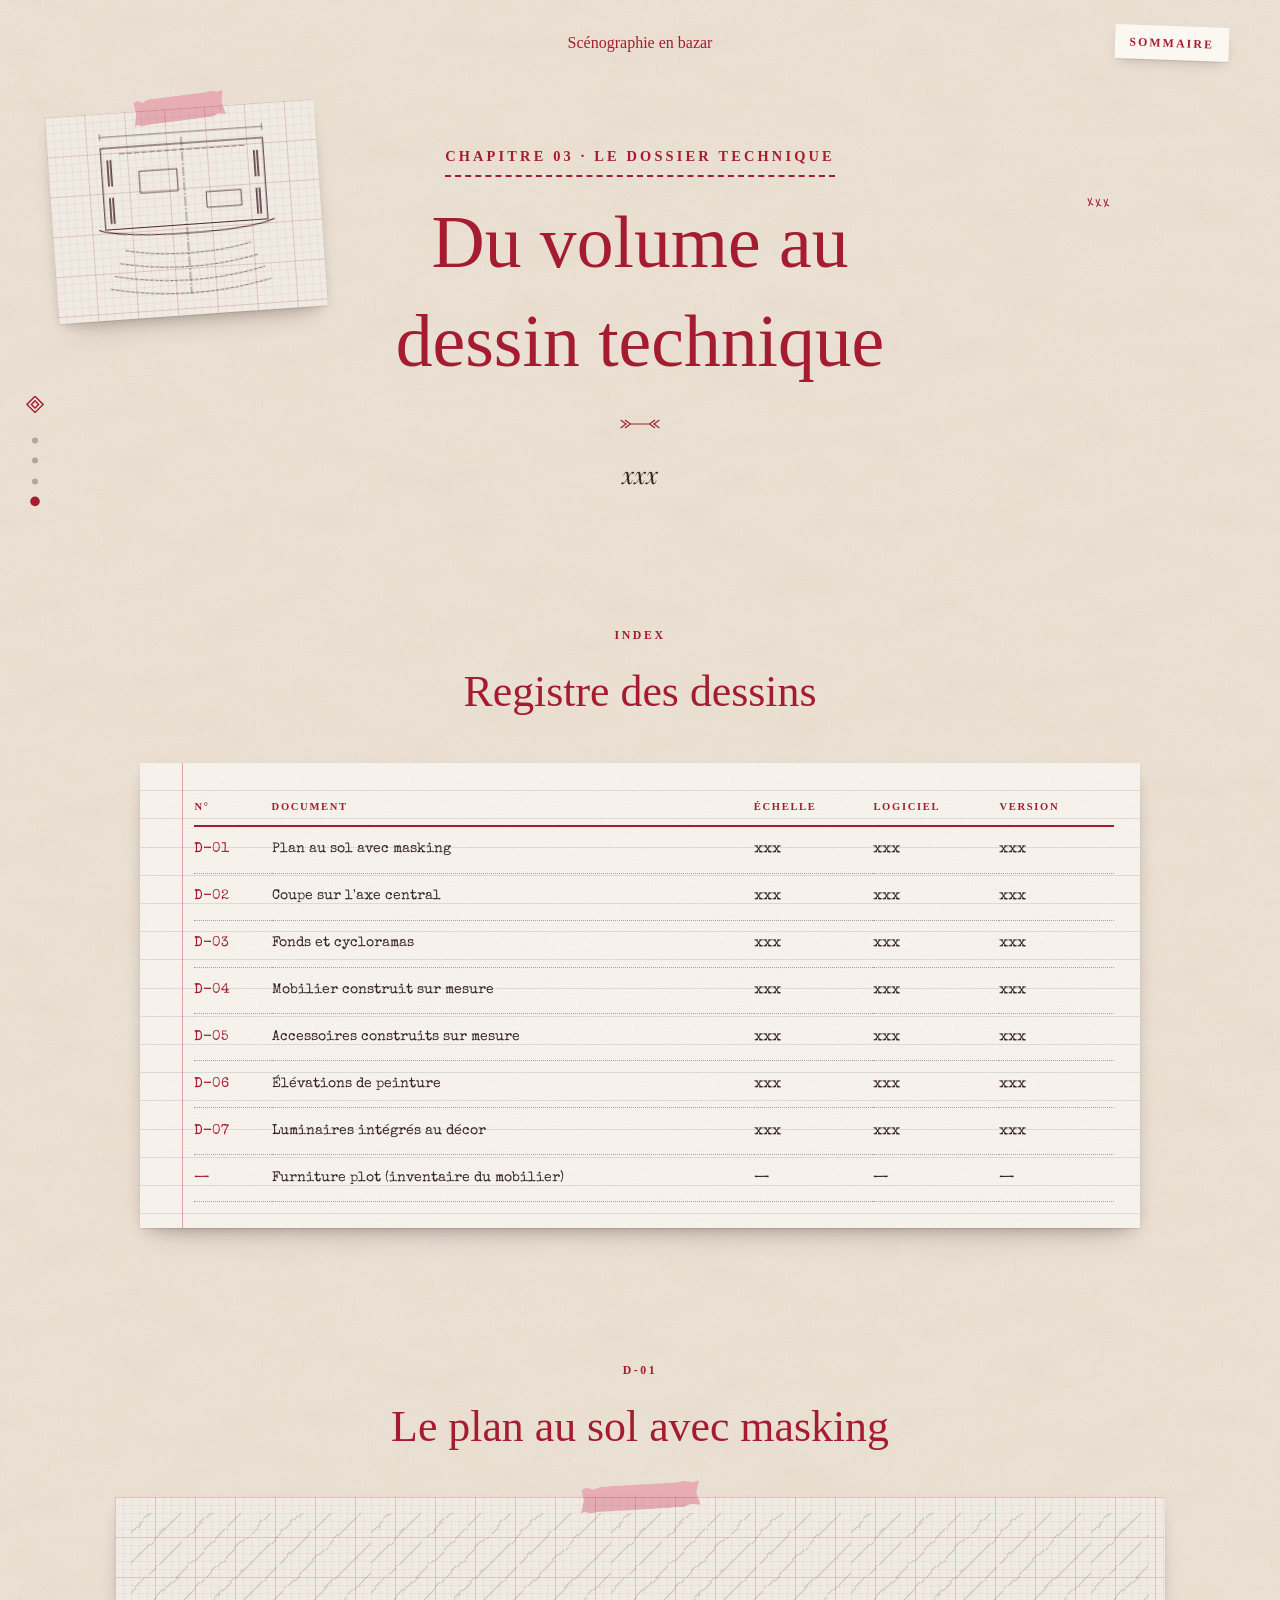
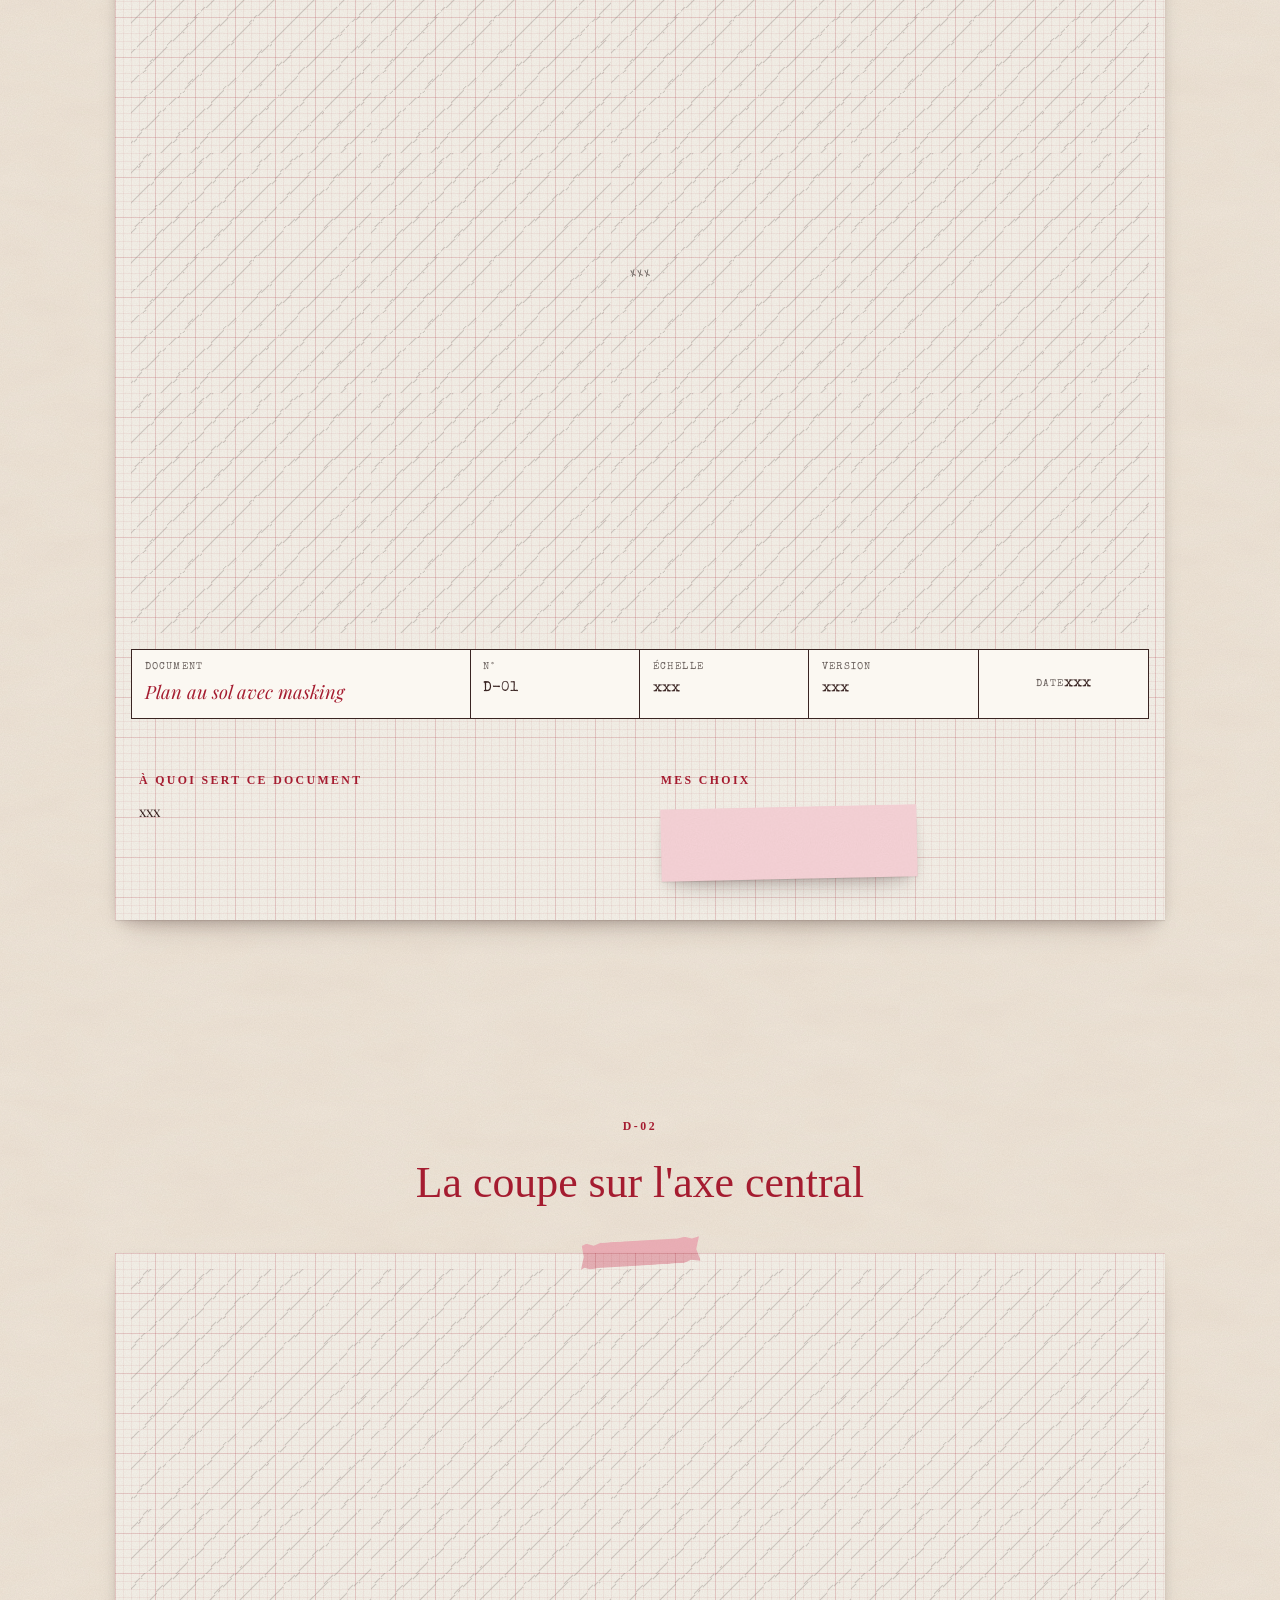
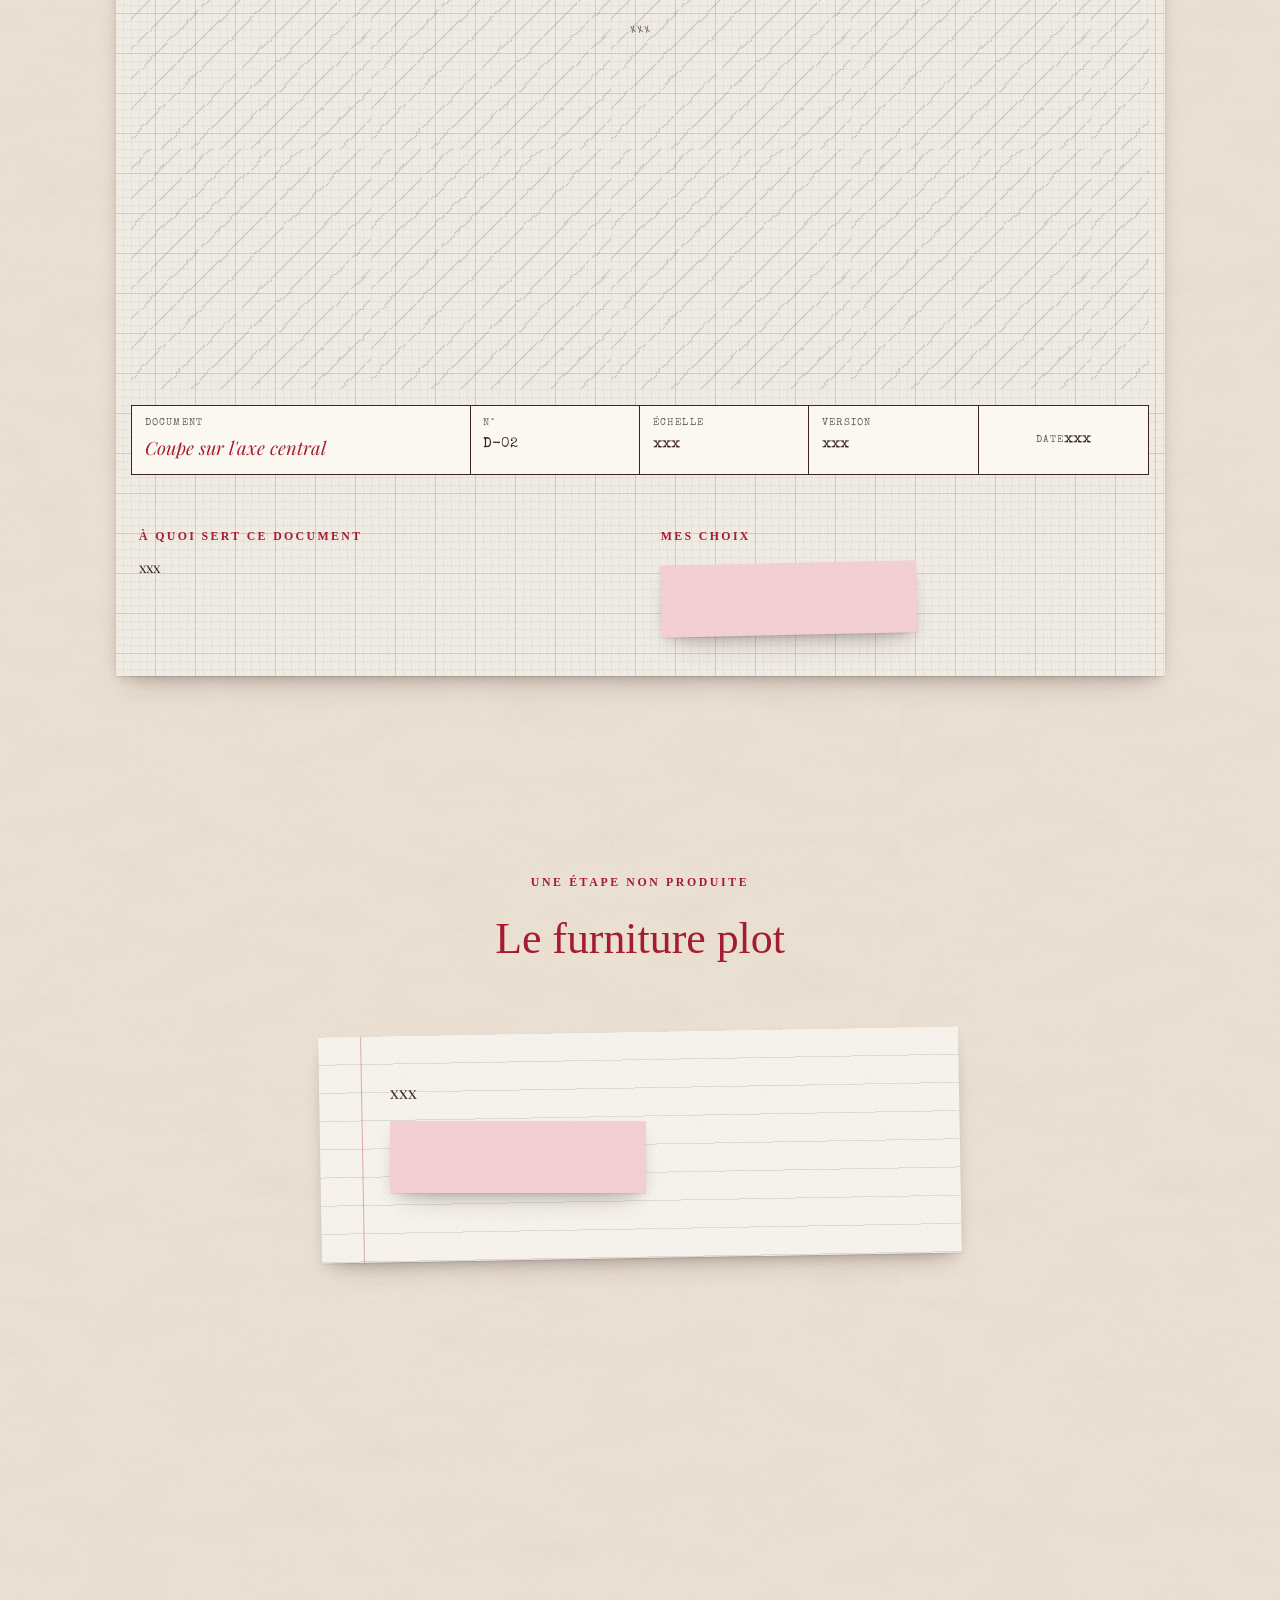
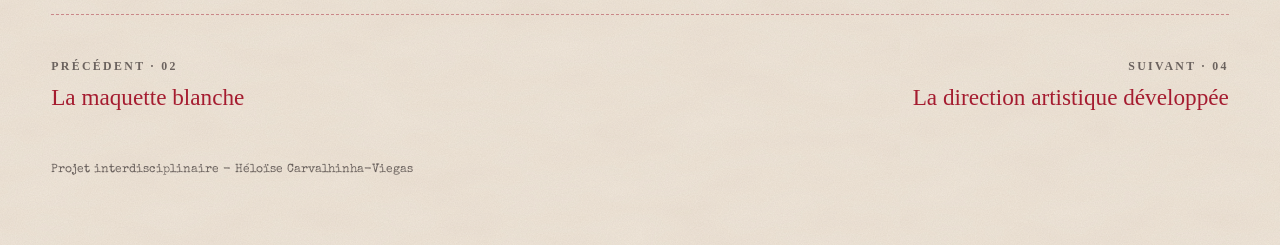
<file: pages/03-dessin-technique.html>
<!DOCTYPE html>
<html lang="fr">
<head>
  <meta charset="UTF-8">
  <meta name="viewport" content="width=device-width, initial-scale=1">
  <title>03 · Du volume au dessin technique — Scénographie en bazar</title>
  <link rel="preconnect" href="https://fonts.googleapis.com">
  <link rel="preconnect" href="https://fonts.gstatic.com" crossorigin>
  <link href="https://fonts.googleapis.com/css2?family=Homemade+Apple&family=Playfair+Display:ital,wght@0,400;0,700;1,400;1,700&family=Reenie+Beanie&family=Special+Elite&display=swap" rel="stylesheet">
  <link rel="stylesheet" href="../css/style.css?v=20261115-2">
</head>

<!-- data-racine=".." : cette page est dans le dossier pages/ -->
<body data-racine=".." data-page="03">
  <a class="lien-evitement" href="#contenu">Aller au contenu</a>
  <header data-entete></header>

  <main id="contenu" class="page conteneur">

    <!-- ======================== OUVERTURE DU CHAPITRE ======================== -->
    <header class="chapitre">
      <figure class="chapitre__objet" style="--x: 0; --y: 2rem; --w: 270px; --r: -4deg;">
        <div class="papier papier--quadrille scotch" style="padding:.6rem;"><img src="../images/dessins/plan-esquisse.svg" alt=""></div>
      </figure>
      <span class="chapitre__objet note-crayon note-crayon--encre" style="--xd: 3%; --y: 7rem; --w: 190px; --r: 5deg;">xxx</span>
      <span class="etiquette etiquette--cousue">Chapitre 03 · le dossier technique</span>
      <h1>Du volume au dessin technique</h1>
      <span class="ornement" aria-hidden="true"></span>
      <p class="chapeau">xxx</p>
    </header>


    <!-- Registre des dessins -->
    <section class="section" id="registre" data-nom="Registre">
      <div class="section__tete">
        <span class="etiquette etiquette--petite">index</span>
        <h2>Registre des dessins</h2>
      </div>
      <div class="papier papier--ligne incline large" style="--r: .4deg; max-width: 1000px;">
        <div class="tableau-conteneur">
          <table class="tableau-tech">
            <thead><tr><th>N°</th><th>Document</th><th>Échelle</th><th>Logiciel</th><th>Version</th></tr></thead>
            <tbody>
              <tr><td>D-01</td><td>Plan au sol avec masking</td><td>xxx</td><td>xxx</td><td>xxx</td></tr>
              <tr><td>D-02</td><td>Coupe sur l'axe central</td><td>xxx</td><td>xxx</td><td>xxx</td></tr>
              <tr><td>D-03</td><td>Fonds et cycloramas</td><td>xxx</td><td>xxx</td><td>xxx</td></tr>
              <tr><td>D-04</td><td>Mobilier construit sur mesure</td><td>xxx</td><td>xxx</td><td>xxx</td></tr>
              <tr><td>D-05</td><td>Accessoires construits sur mesure</td><td>xxx</td><td>xxx</td><td>xxx</td></tr>
              <tr><td>D-06</td><td>Élévations de peinture</td><td>xxx</td><td>xxx</td><td>xxx</td></tr>
              <tr><td>D-07</td><td>Luminaires intégrés au décor</td><td>xxx</td><td>xxx</td><td>xxx</td></tr>
              <tr><td>—</td><td>Furniture plot (inventaire du mobilier)</td><td>—</td><td>—</td><td>—</td></tr>
            </tbody>
          </table>
        </div>
      </div>
    </section>

    <section class="section" id="plan-au-sol" data-nom="Plan au sol">
      <div class="section__tete">
        <span class="etiquette etiquette--petite">D-01</span>
        <h2>Le plan au sol avec masking</h2>
      </div>
      <article class="planche papier papier--quadrille scotch large" style="max-width: 1050px;">
        <!-- ✏️ Remplacer l'emplacement par :
             <a class="zoom" href="../documents/plans/d-01.png"><img src="../images/03-dessin-technique/d-01.jpg" alt="Plan au sol avec masking"></a> -->
        <div class="emplacement"><span>xxx</span></div>
        <div class="cartouche">
          <div><span class="cle">Document</span><span class="nom">Plan au sol avec masking</span></div>
          <div><span class="cle">N°</span>D-01</div>
          <div><span class="cle">Échelle</span>xxx</div>
          <div><span class="cle">Version</span>xxx</div>
          <div><span class="cle">Date</span>xxx</div>
        </div>
        <div class="fonction">
          <div><h4>À quoi sert ce document</h4><p>xxx</p></div>
          <div><h4>Mes choix</h4><p class="post-it"><span class="post-it__mention"></span></p>
            <!-- ✏️ Quand le PDF existe : <a class="action" href="../documents/plans/d-01.pdf" target="_blank">Ouvrir le PDF</a> --></div>
        </div>
      </article>
    </section>

    <section class="section" id="coupe" data-nom="Coupe centrale">
      <div class="section__tete">
        <span class="etiquette etiquette--petite">D-02</span>
        <h2>La coupe sur l'axe central</h2>
      </div>
      <article class="planche papier papier--quadrille scotch large" style="max-width: 1050px;">
        <!-- ✏️ Remplacer l'emplacement par :
             <a class="zoom" href="../documents/plans/d-02.png"><img src="../images/03-dessin-technique/d-02.jpg" alt="Coupe sur l'axe central"></a> -->
        <div class="emplacement"><span>xxx</span></div>
        <div class="cartouche">
          <div><span class="cle">Document</span><span class="nom">Coupe sur l'axe central</span></div>
          <div><span class="cle">N°</span>D-02</div>
          <div><span class="cle">Échelle</span>xxx</div>
          <div><span class="cle">Version</span>xxx</div>
          <div><span class="cle">Date</span>xxx</div>
        </div>
        <div class="fonction">
          <div><h4>À quoi sert ce document</h4><p>xxx</p></div>
          <div><h4>Mes choix</h4><p class="post-it"><span class="post-it__mention"></span></p>
            <!-- ✏️ Quand le PDF existe : <a class="action" href="../documents/plans/d-02.pdf" target="_blank">Ouvrir le PDF</a> --></div>
        </div>
      </article>
    </section>

    <section class="section" id="furniture-plot" data-nom="Furniture plot">
      <div class="section__tete">
        <span class="etiquette etiquette--petite">une étape non produite</span>
        <h2>Le furniture plot</h2>
      </div>
      <div class="lettre papier papier--ligne incline" style="--r: -1deg;">
        <p>xxx</p>
        <p class="post-it"><span class="post-it__mention"></span></p>
      </div>
    </section>

  </main>

  <footer data-pied></footer>
  <script src="../js/script.js?v=20261115-2"></script>
</body>
</html>
</file>
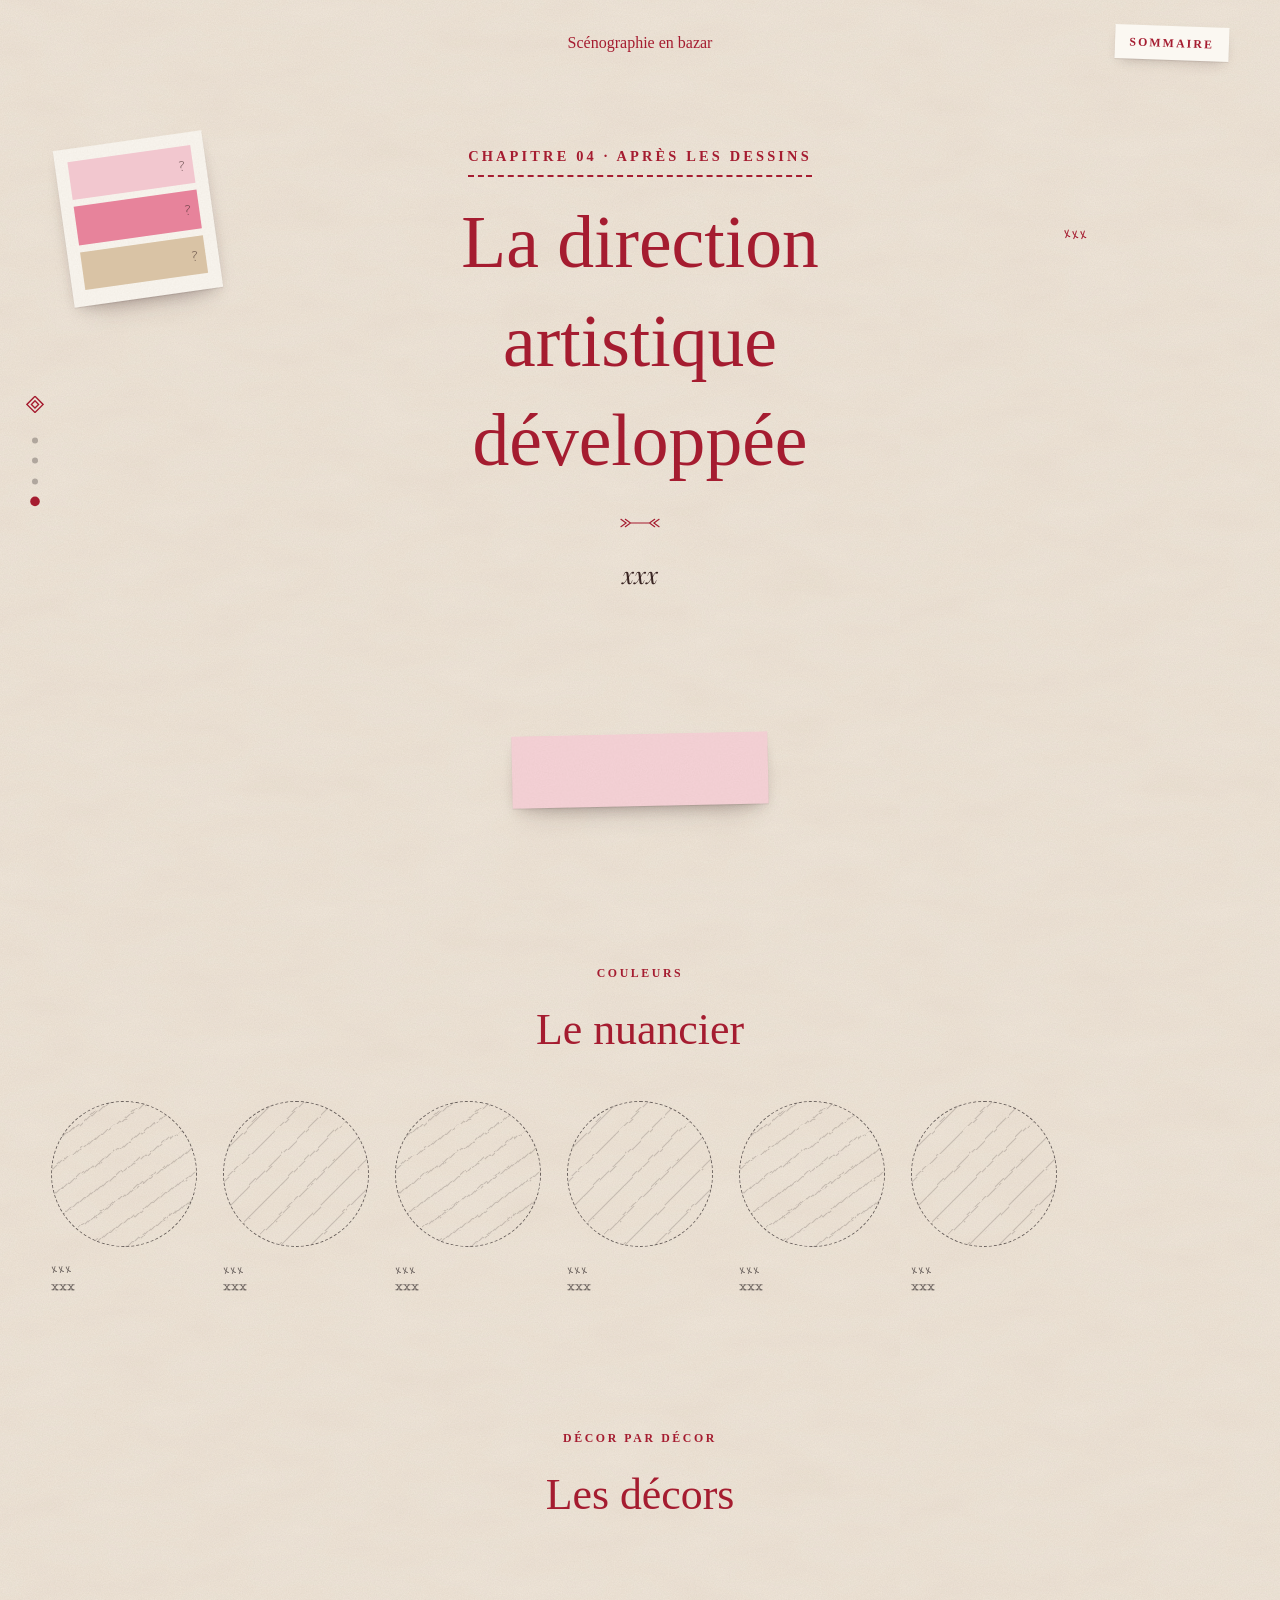
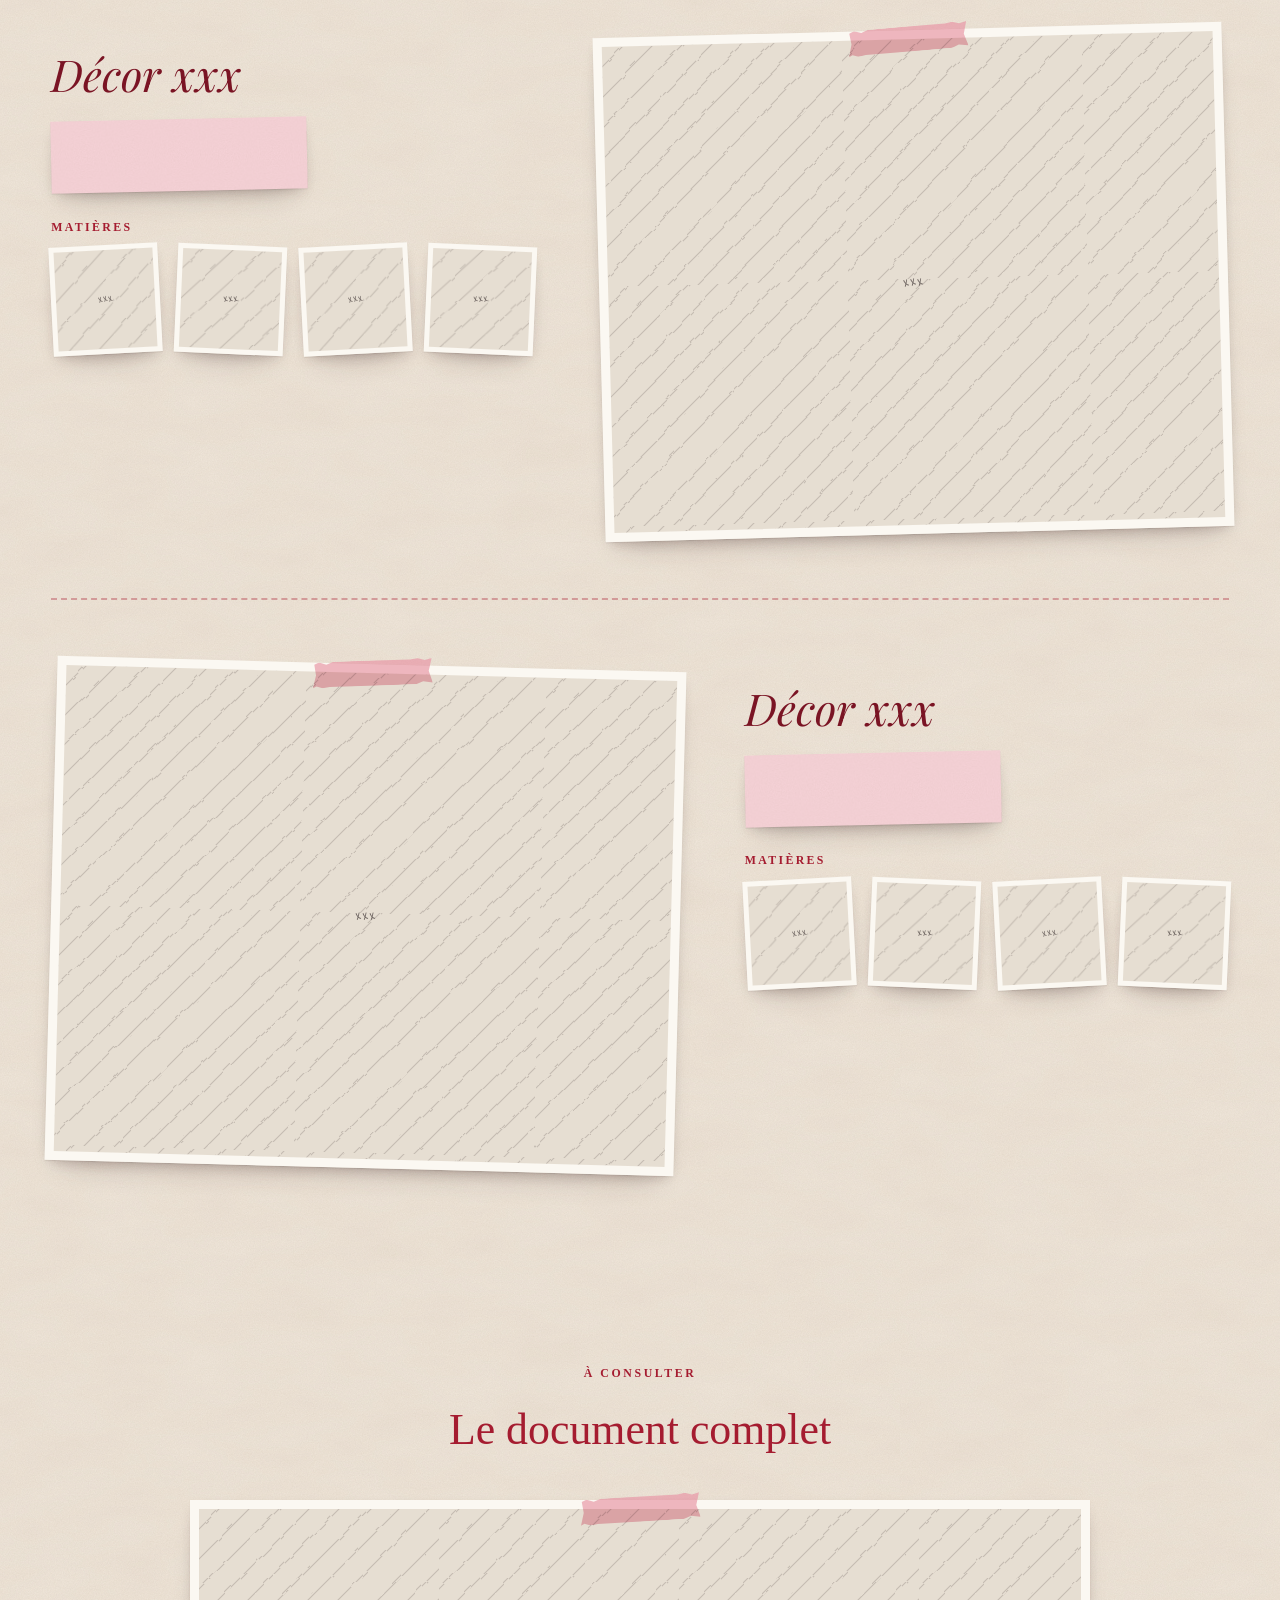
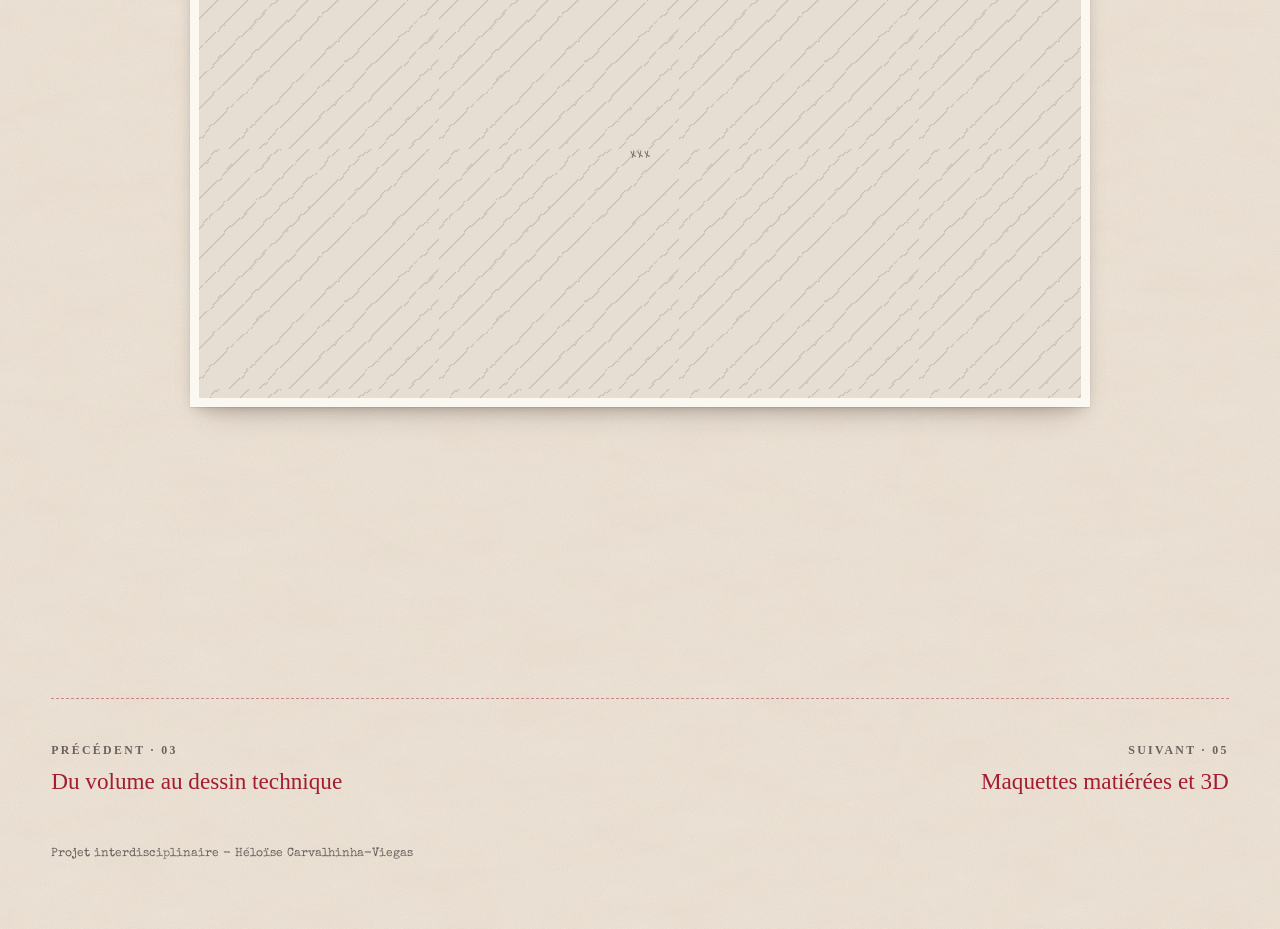
<file: pages/04-direction-artistique.html>
<!DOCTYPE html>
<html lang="fr">
<head>
  <meta charset="UTF-8">
  <meta name="viewport" content="width=device-width, initial-scale=1">
  <title>04 · La direction artistique développée — Scénographie en bazar</title>
  <link rel="preconnect" href="https://fonts.googleapis.com">
  <link rel="preconnect" href="https://fonts.gstatic.com" crossorigin>
  <link href="https://fonts.googleapis.com/css2?family=Homemade+Apple&family=Playfair+Display:ital,wght@0,400;0,700;1,400;1,700&family=Reenie+Beanie&family=Special+Elite&display=swap" rel="stylesheet">
  <link rel="stylesheet" href="../css/style.css?v=20261115-2">
</head>

<!-- data-racine=".." : cette page est dans le dossier pages/ -->
<body data-racine=".." data-page="04">
  <a class="lien-evitement" href="#contenu">Aller au contenu</a>
  <header data-entete></header>

  <main id="contenu" class="page conteneur">

    <!-- ======================== OUVERTURE DU CHAPITRE ======================== -->
    <header class="chapitre">
      <figure class="chapitre__objet" style="--x: 1%; --y: 4rem; --w: 150px; --r: -8deg;">
        <div class="papier nuancier-carte"><span class="puce" style="background:#F2C7CF">?</span><span class="puce" style="background:#E7839B">?</span><span class="puce" style="background:#D9C3A5">?</span></div>
      </figure>
      <span class="chapitre__objet note-crayon note-crayon--encre" style="--xd: 5%; --y: 9rem; --w: 190px; --r: 4deg;">xxx</span>
      <span class="etiquette etiquette--cousue">Chapitre 04 · après les dessins</span>
      <h1>La direction artistique développée</h1>
      <span class="ornement" aria-hidden="true"></span>
      <p class="chapeau">xxx</p>
    </header>


    <section class="section" id="phrase" data-nom="Phrase-clé">
      <div class="colonne" style="text-align:center;">
        <p class="post-it" style="margin-inline:auto;"><span class="post-it__mention"></span></p>
      </div>
    </section>

    <!-- ✏️ Pour une vraie couleur : <div class="pastille" style="background:#A51C30; border:0"></div> -->
    <section class="section" id="nuancier" data-nom="Nuancier">
      <div class="section__tete">
        <span class="etiquette etiquette--petite">couleurs</span>
        <h2>Le nuancier</h2>
      </div>
      <div class="nuancier">
        <figure><div class="pastille"></div><figcaption>xxx<span class="code">xxx</span></figcaption></figure>
        <figure><div class="pastille"></div><figcaption>xxx<span class="code">xxx</span></figcaption></figure>
        <figure><div class="pastille"></div><figcaption>xxx<span class="code">xxx</span></figcaption></figure>
        <figure><div class="pastille"></div><figcaption>xxx<span class="code">xxx</span></figcaption></figure>
        <figure><div class="pastille"></div><figcaption>xxx<span class="code">xxx</span></figcaption></figure>
        <figure><div class="pastille"></div><figcaption>xxx<span class="code">xxx</span></figcaption></figure>
      </div>
    </section>

    <!-- Pour ajouter un décor : copier un bloc <article class="decor-fiche">…</article> -->
    <section class="section" id="decors" data-nom="Décor par décor">
      <div class="section__tete">
        <span class="etiquette etiquette--petite">décor par décor</span>
        <h2>Les décors</h2>
      </div>
      <article class="decor-fiche">
        <div class="decor-fiche__texte">
          <h3 style="margin-top: var(--e-2); font-size: var(--t-xl);">Décor xxx</h3>
          <p class="post-it"><span class="post-it__mention"></span></p>
          <h4>Matières</h4>
          <div class="matieres">
            <div class="emplacement"><span>xxx</span></div><div class="emplacement"><span>xxx</span></div>
            <div class="emplacement"><span>xxx</span></div><div class="emplacement"><span>xxx</span></div>
          </div>
        </div>
        <figure class="incline" style="--r: -1.5deg;">
          <div class="emplacement scotch"><span>xxx</span></div>
        </figure>
      </article>
      <article class="decor-fiche">
        <div class="decor-fiche__texte">
          <h3 style="margin-top: var(--e-2); font-size: var(--t-xl);">Décor xxx</h3>
          <p class="post-it"><span class="post-it__mention"></span></p>
          <h4>Matières</h4>
          <div class="matieres">
            <div class="emplacement"><span>xxx</span></div><div class="emplacement"><span>xxx</span></div>
            <div class="emplacement"><span>xxx</span></div><div class="emplacement"><span>xxx</span></div>
          </div>
        </div>
        <figure class="incline" style="--r: 1.5deg;">
          <div class="emplacement scotch"><span>xxx</span></div>
        </figure>
      </article>
    </section>

    <section class="section" id="document" data-nom="Document complet">
      <div class="section__tete">
        <span class="etiquette etiquette--petite">à consulter</span>
        <h2>Le document complet</h2>
      </div>
      <figure class="large incline" style="--r: .6deg; max-width: 900px;">
        <div class="emplacement scotch" style="--ratio: 16/9;"><span>xxx</span></div>
      </figure>
      <!-- ✏️ Quand le PDF existe : <a class="action" href="../documents/pdf/direction-artistique.pdf" target="_blank">Ouvrir le PDF</a> -->
    </section>

  </main>

  <footer data-pied></footer>
  <script src="../js/script.js?v=20261115-2"></script>
</body>
</html>
</file>
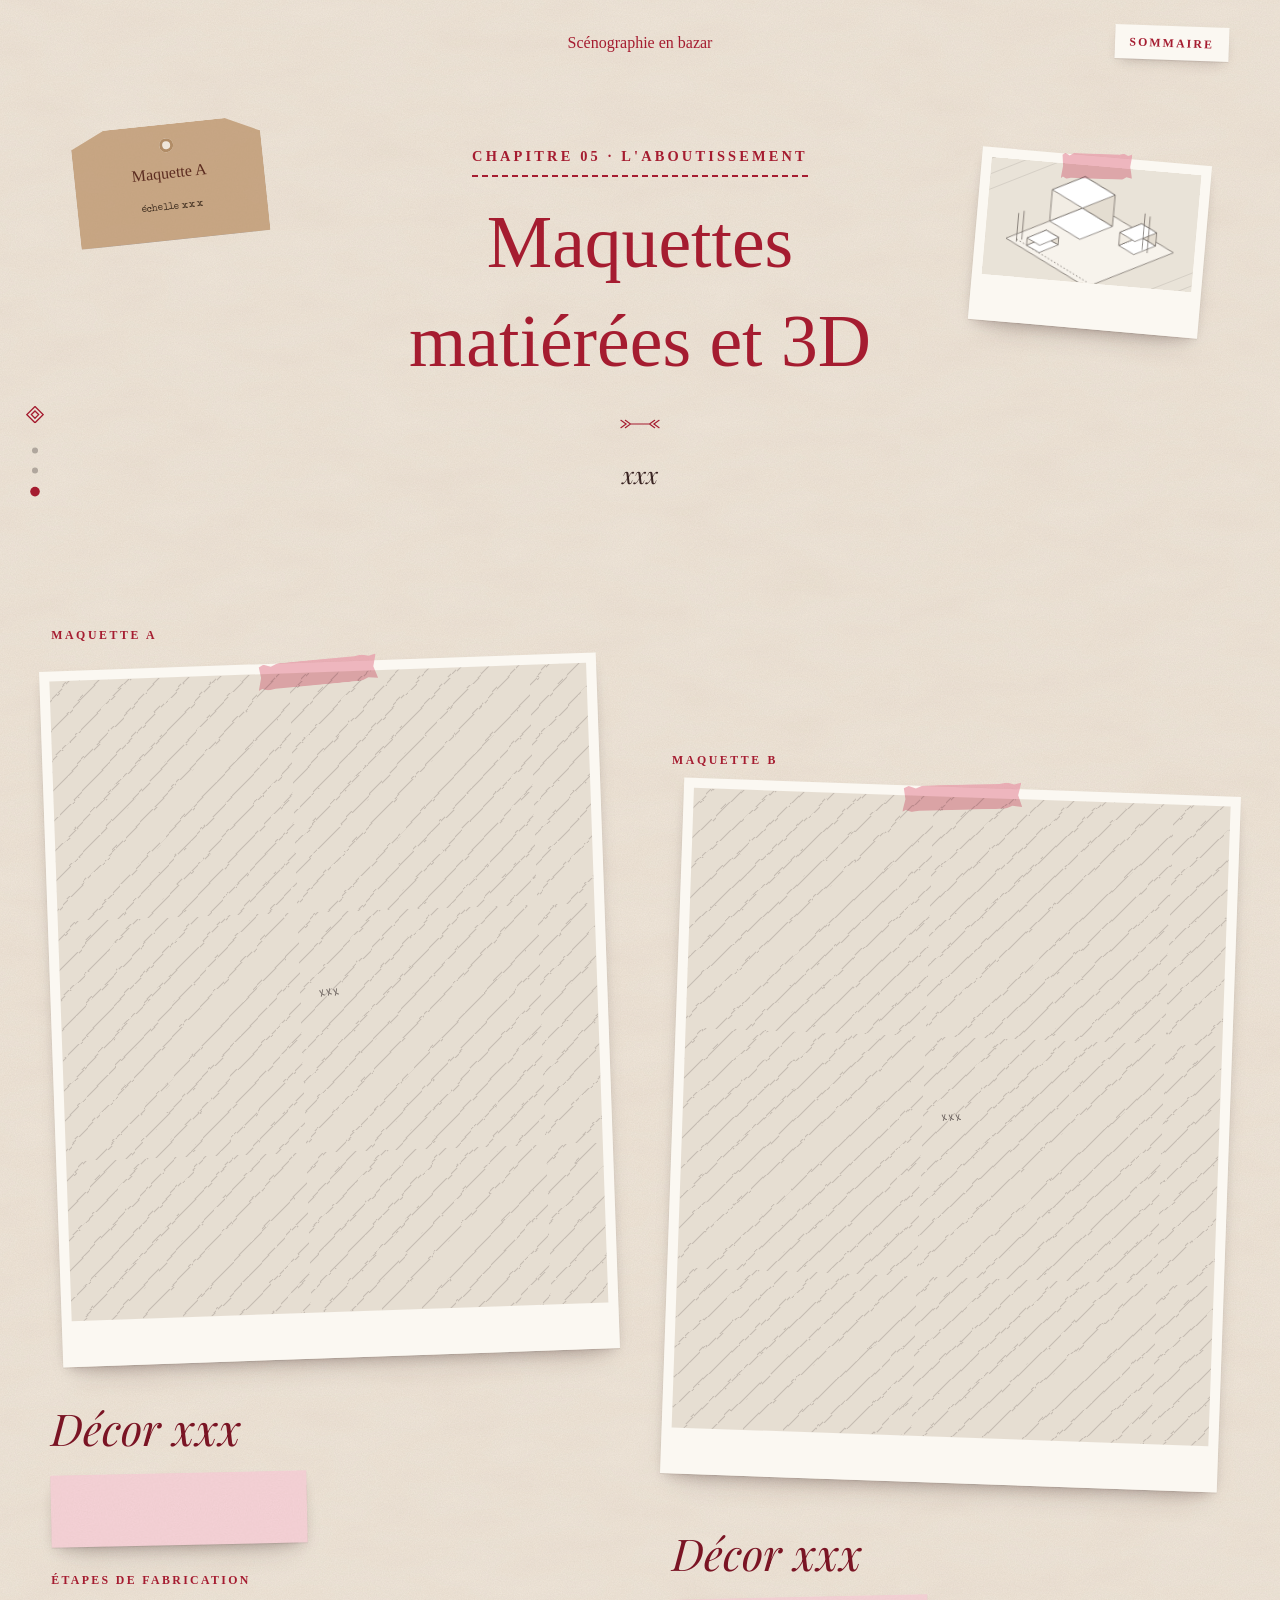
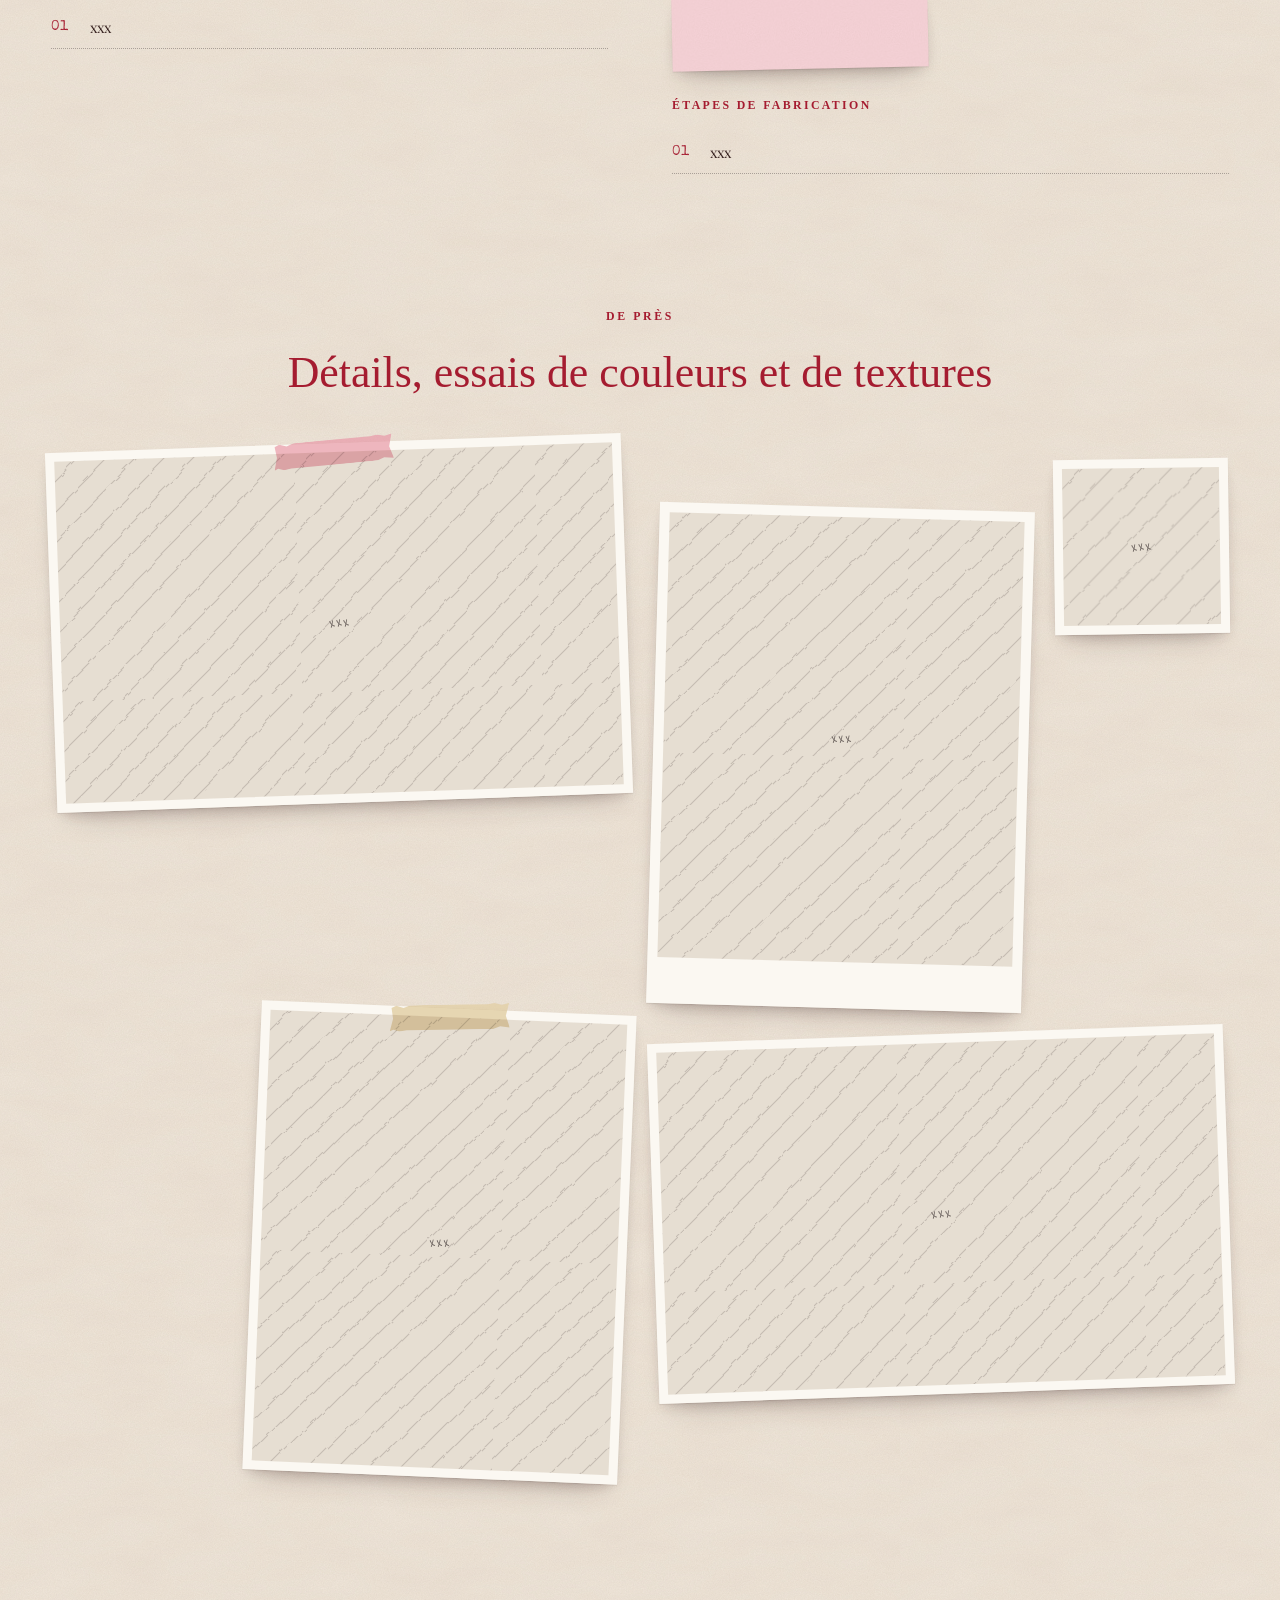
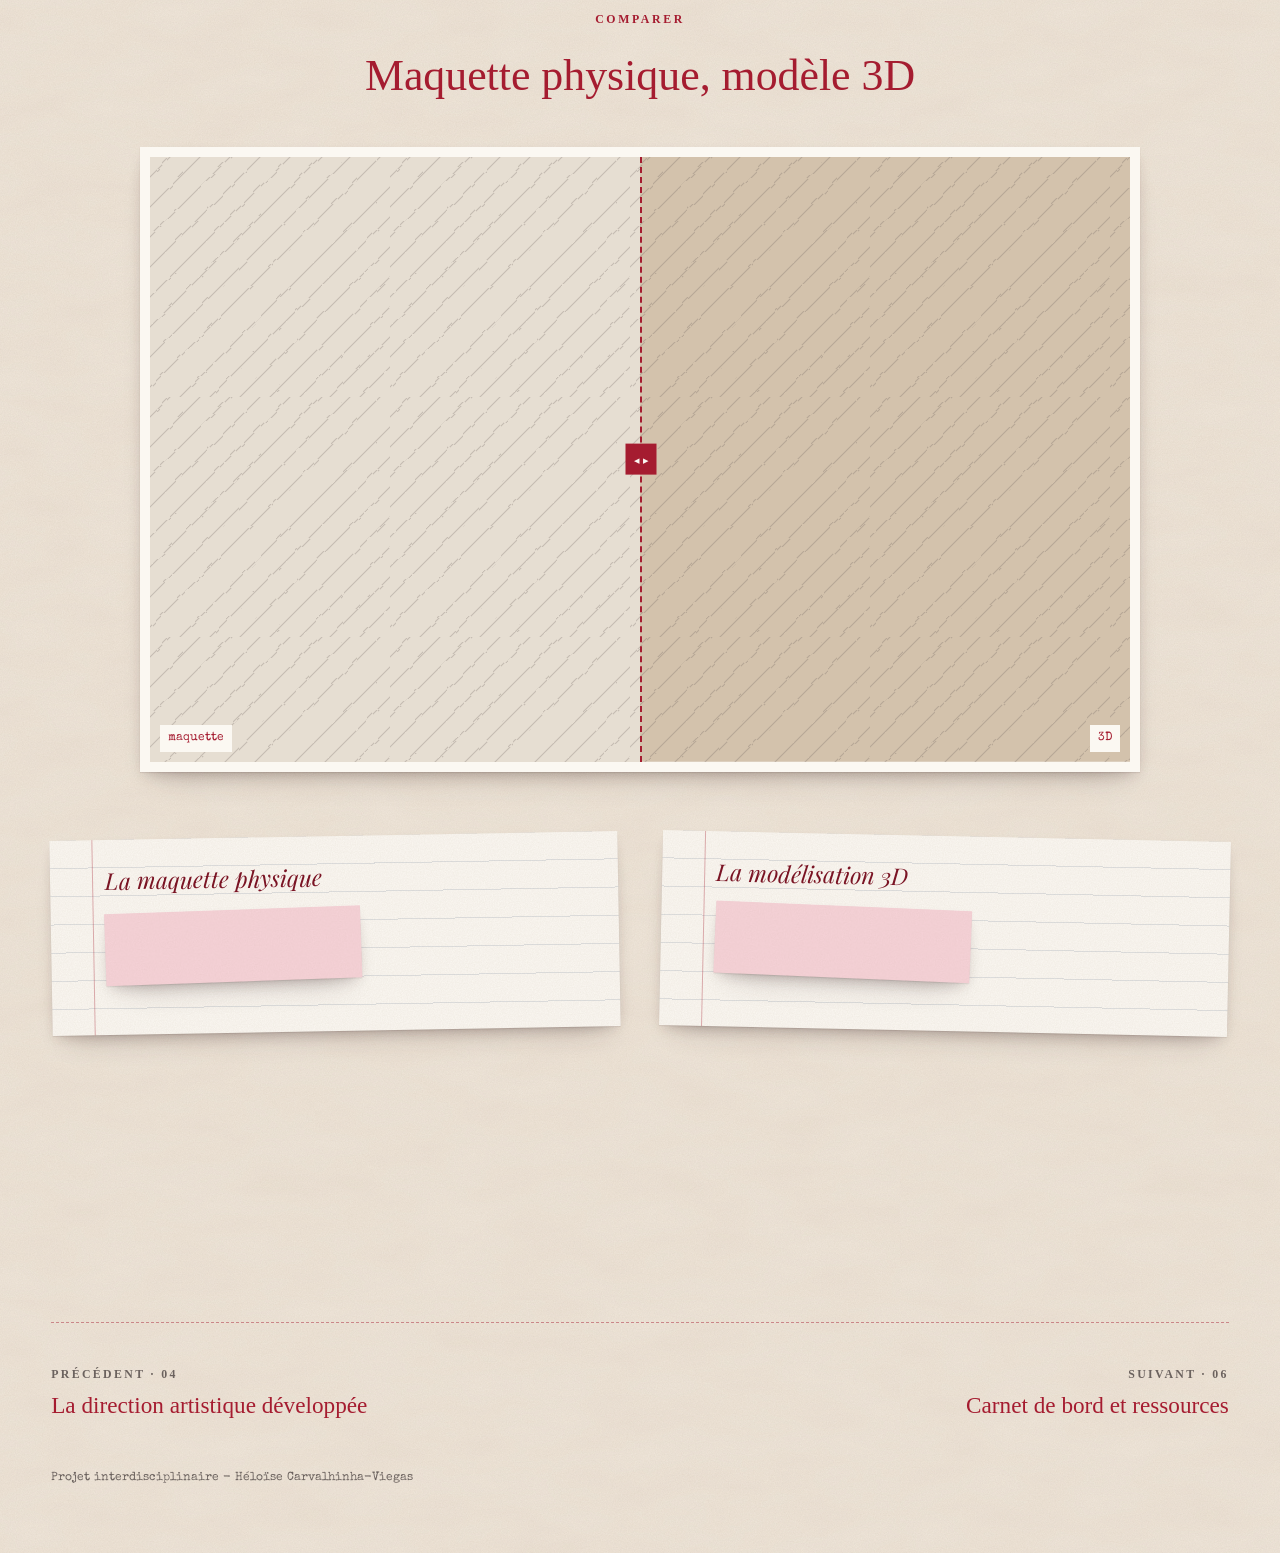
<file: pages/05-maquettes-3d.html>
<!DOCTYPE html>
<html lang="fr">
<head>
  <meta charset="UTF-8">
  <meta name="viewport" content="width=device-width, initial-scale=1">
  <title>05 · Maquettes matiérées et 3D — Scénographie en bazar</title>
  <link rel="preconnect" href="https://fonts.googleapis.com">
  <link rel="preconnect" href="https://fonts.gstatic.com" crossorigin>
  <link href="https://fonts.googleapis.com/css2?family=Homemade+Apple&family=Playfair+Display:ital,wght@0,400;0,700;1,400;1,700&family=Reenie+Beanie&family=Special+Elite&display=swap" rel="stylesheet">
  <link rel="stylesheet" href="../css/style.css?v=20261115-2">
</head>

<!-- data-racine=".." : cette page est dans le dossier pages/ -->
<body data-racine=".." data-page="05">
  <a class="lien-evitement" href="#contenu">Aller au contenu</a>
  <header data-entete></header>

  <main id="contenu" class="page conteneur">

    <!-- ======================== OUVERTURE DU CHAPITRE ======================== -->
    <header class="chapitre">
      <figure class="chapitre__objet" style="--x: 2%; --y: 3rem; --w: 190px; --r: -6deg;">
        <div class="papier papier--kraft etiquette-kraft" style="padding-top:2.2rem;"><span class="plume" style="display:block; font-size:1rem;">Maquette A</span><span class="machine" style="font-size:.6rem;">échelle xxx</span></div>
      </figure>
      <figure class="chapitre__objet" style="--xd: 2%; --y: 5rem; --w: 230px; --r: 5deg;">
        <div class="emplacement emplacement--polaroid scotch" style="padding:0;"><img src="../images/dessins/maquette-iso.svg" alt="" style="width:100%; height:100%; object-fit:cover;"></div>
      </figure>
      <span class="etiquette etiquette--cousue">Chapitre 05 · l'aboutissement</span>
      <h1>Maquettes matiérées et 3D</h1>
      <span class="ornement" aria-hidden="true"></span>
      <p class="chapeau">xxx</p>
    </header>


    <section class="section" id="decors" data-nom="Les deux décors">
      <div class="duo">
        <article style="margin-top: 0;">
          <span class="etiquette etiquette--petite">Maquette A</span>
          <figure class="incline" style="--r: -2deg;">
            <div class="emplacement emplacement--polaroid scotch" style="--ratio: 4/5;"><span>xxx</span></div>
          </figure>
          <h3 style="font-size: var(--t-xl);">Décor xxx</h3>
          <p class="post-it"><span class="post-it__mention"></span></p>
          <h4>Étapes de fabrication</h4>
          <!-- Un <li>…</li> par étape : elles se numérotent seules -->
          <ol class="fabrication"><li>xxx</li></ol>
        </article>
        <article style="margin-top: var(--e-6);">
          <span class="etiquette etiquette--petite">Maquette B</span>
          <figure class="incline" style="--r: 2deg;">
            <div class="emplacement emplacement--polaroid scotch" style="--ratio: 4/5;"><span>xxx</span></div>
          </figure>
          <h3 style="font-size: var(--t-xl);">Décor xxx</h3>
          <p class="post-it"><span class="post-it__mention"></span></p>
          <h4>Étapes de fabrication</h4>
          <!-- Un <li>…</li> par étape : elles se numérotent seules -->
          <ol class="fabrication"><li>xxx</li></ol>
        </article>
      </div>
    </section>

    <section class="section" id="details" data-nom="Détails et essais">
      <div class="section__tete">
        <span class="etiquette etiquette--petite">de près</span>
        <h2>Détails, essais de couleurs et de textures</h2>
      </div>
      <div class="galerie-mosaique" data-galerie>
        <figure><div class="emplacement scotch" style="--ratio: 16/10;"><span>xxx</span></div></figure>
        <figure><div class="emplacement emplacement--polaroid" style="--ratio: 3/4;"><span>xxx</span></div></figure>
        <figure><div class="emplacement" style="--ratio: 1;"><span>xxx</span></div></figure>
        <figure><div class="emplacement scotch scotch--beige" style="--ratio: 4/5;"><span>xxx</span></div></figure>
        <figure><div class="emplacement" style="--ratio: 16/10;"><span>xxx</span></div></figure>
      </div>
    </section>

    <!-- Comparaison : glisser pour comparer. Remplacer chaque emplacement par une <img> -->
    <section class="section" id="comparaison" data-nom="Maquette ou 3D">
      <div class="section__tete">
        <span class="etiquette etiquette--petite">comparer</span>
        <h2>Maquette physique, modèle 3D</h2>
      </div>
      <div class="comparaison large incline" style="--r: -.5deg; max-width: 1000px;">
        <div class="comparaison__a"><div class="emplacement"><span>xxx</span></div></div>
        <div class="comparaison__b"><div class="emplacement emplacement--sombre"><span>xxx</span></div></div>
        <span class="comparaison__poignee" aria-hidden="true"></span>
        <span class="comparaison__etiquette comparaison__etiquette--a">maquette</span>
        <span class="comparaison__etiquette comparaison__etiquette--b">3D</span>
        <input type="range" min="0" max="100" value="50" aria-label="Comparer la maquette et le rendu 3D">
      </div>
      <div class="tableau-comparatif">
        <div class="papier papier--ligne incline" style="--r: -1deg;"><h3 style="margin-top:0;">La maquette physique</h3><p class="post-it"><span class="post-it__mention"></span></p></div>
        <div class="papier papier--ligne incline" style="--r: 1.2deg;"><h3 style="margin-top:0;">La modélisation 3D</h3><p class="post-it"><span class="post-it__mention"></span></p></div>
      </div>
    </section>

  </main>

  <footer data-pied></footer>
  <script src="../js/script.js?v=20261115-2"></script>
</body>
</html>
</file>
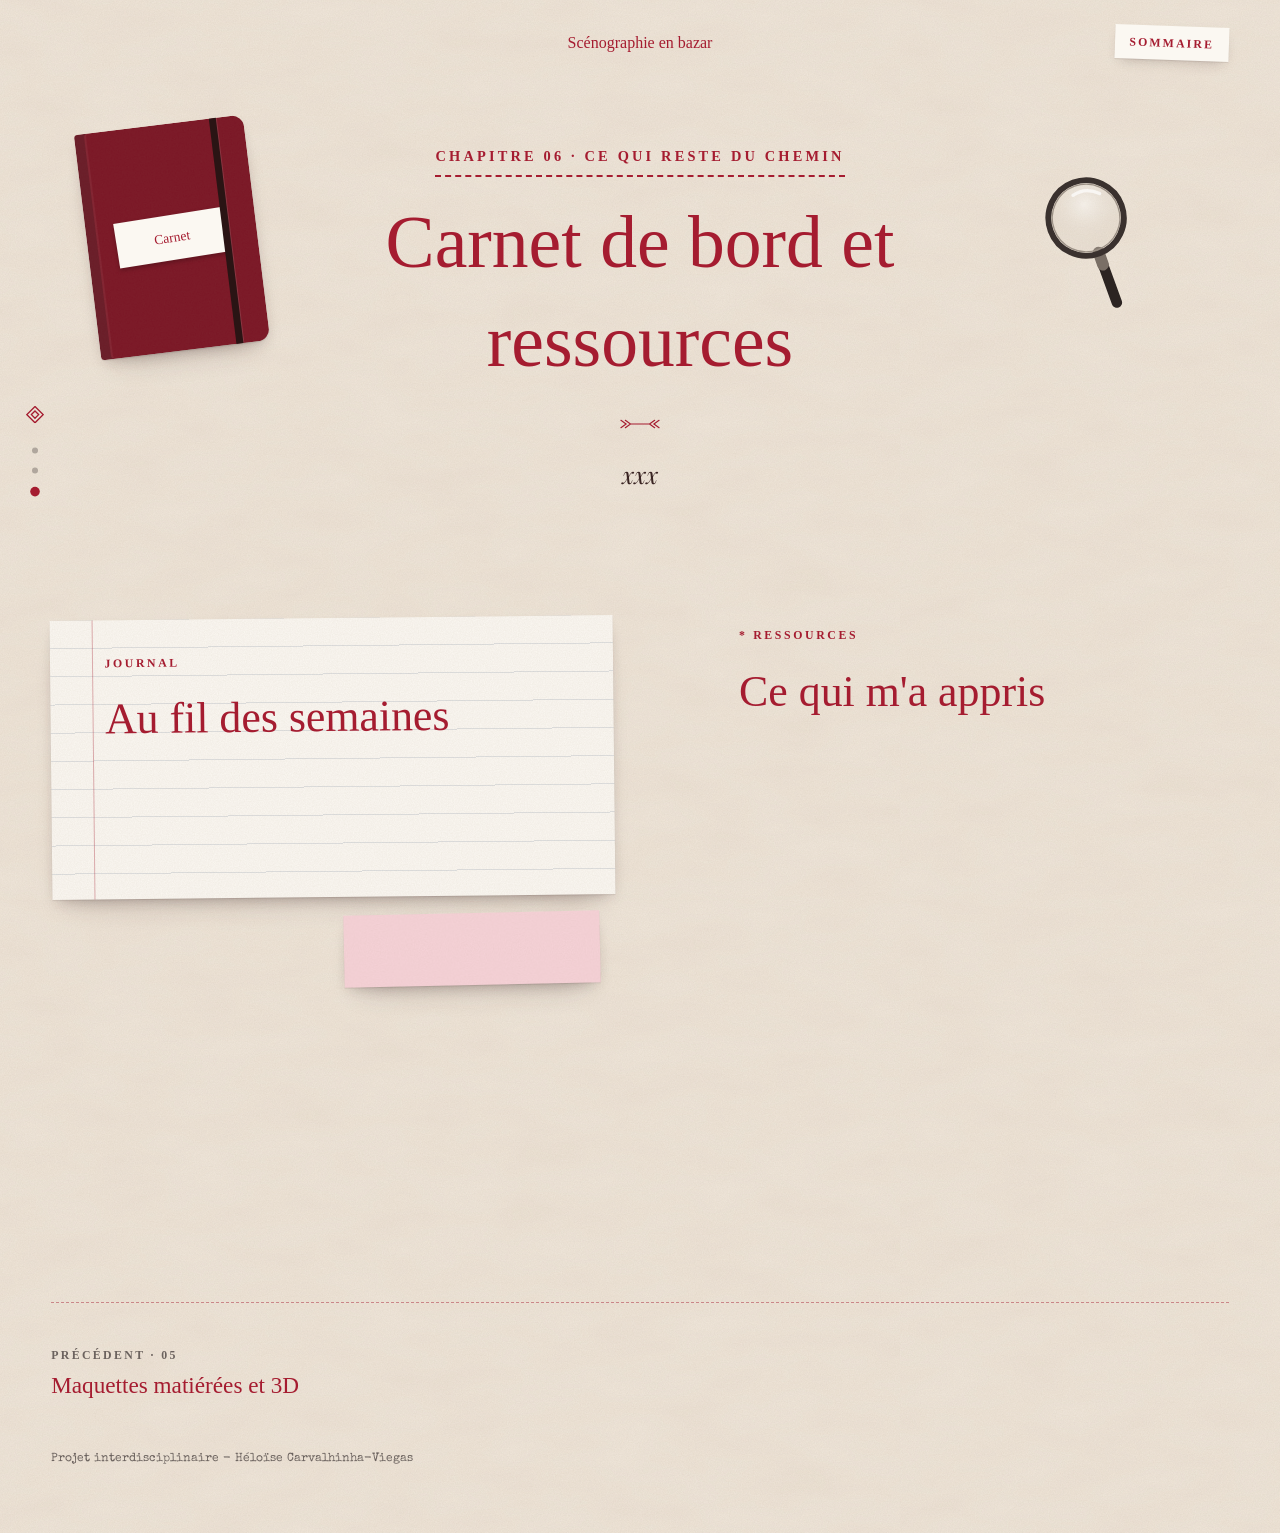
<file: pages/06-carnet.html>
<!DOCTYPE html>
<html lang="fr">
<head>
  <meta charset="UTF-8">
  <meta name="viewport" content="width=device-width, initial-scale=1">
  <title>06 · Carnet de bord et ressources — Scénographie en bazar</title>
  <link rel="preconnect" href="https://fonts.googleapis.com">
  <link rel="preconnect" href="https://fonts.gstatic.com" crossorigin>
  <link href="https://fonts.googleapis.com/css2?family=Homemade+Apple&family=Playfair+Display:ital,wght@0,400;0,700;1,400;1,700&family=Reenie+Beanie&family=Special+Elite&display=swap" rel="stylesheet">
  <link rel="stylesheet" href="../css/style.css?v=20261115-2">
</head>

<!-- data-racine=".." : cette page est dans le dossier pages/ -->
<body data-racine=".." data-page="06">
  <a class="lien-evitement" href="#contenu">Aller au contenu</a>
  <header data-entete></header>

  <main id="contenu" class="page conteneur">

    <!-- ======================== OUVERTURE DU CHAPITRE ======================== -->
    <header class="chapitre">
      <figure class="chapitre__objet" style="--x: 3%; --y: 3rem; --w: 170px; --r: -7deg;">
        <div class="carnet-couv"><div class="carnet-couv__etiquette"><span class="plume" style="font-size:.85rem;">Carnet</span></div></div>
      </figure>
      <img class="chapitre__objet" src="../images/dessins/loupe.svg" alt="" style="--xd: 6%; --y: 6rem; --w: 130px; --r: 25deg;">
      <span class="etiquette etiquette--cousue">Chapitre 06 · ce qui reste du chemin</span>
      <h1>Carnet de bord et ressources</h1>
      <span class="ornement" aria-hidden="true"></span>
      <p class="chapeau">xxx</p>
    </header>


    <div class="carnet-grille">
      <!-- Journal : se remplit depuis contenu/journal.js -->
      <section class="section papier papier--ligne incline" id="journal" data-nom="Journal" style="--r: -.6deg;">
        <span class="etiquette etiquette--petite">Journal</span>
        <h2>Au fil des semaines</h2>
        <div data-liste="journal"></div>
      </section>

      <!-- Ressources (« l'astérisque ») : se remplissent depuis contenu/ressources.js -->
      <section class="section" id="ressources" data-nom="Ressources">
        <span class="etiquette etiquette--petite">* Ressources</span>
        <h2>Ce qui m'a appris</h2>
        <div data-liste="ressources"></div>
      </section>
    </div>

    <section class="section" id="prochaines-etapes" data-nom="Prochaines étapes">
      <div class="colonne"><p class="post-it"><span class="post-it__mention"></span></p></div>
    </section>

  </main>

  <footer data-pied></footer>
  <script src="../contenu/journal.js?v=20261115-2"></script>
  <script src="../contenu/ressources.js?v=20261115-2"></script>
  <script src="../js/script.js?v=20261115-2"></script>
</body>
</html>
</file>
<file: css/style.css>
/* =====================================================================
   FEUILLE DE STYLE — « carnet de scénographe »
   ---------------------------------------------------------------------
   1. RÉGLAGES : couleurs, polices, tailles  ← c'est ici qu'on ajuste
   2. Le papier et les bases
   3. En-tête, menu, progression, pied de page
   4. Les objets du carnet (papiers, photos, scotch, tampons…)
   5. Typographie du carnet (étiquettes, plume, crayon, machine)
   6. Galeries, visionneuse, listes
   7. Accueil : le bureau
   8. Pages intérieures
   9. Téléphone et tablette
   ===================================================================== */


/* =====================================================================
   1. RÉGLAGES
   ===================================================================== */
:root {
  /* --- Papiers ------------------------------------------------------ */
  --papier:        #EFE6DA;  /* le fond : papier ancien, chaud           */
  --papier-clair:  #FBF8F2;  /* feuilles posées dessus (lettres, fiches) */
  --papier-calque: #F4F1EA;  /* papier millimétré des plans              */
  --kraft:         #C9A784;  /* étiquettes, enveloppes                   */
  --post-it:       #F7D3D9;  /* notes roses (textes à écrire)            */

  /* --- Encres ------------------------------------------------------- */
  --crimson:       #A51C30;  /* encre principale = le crimson officiel de Harvard */
  --crimson-sec:   #7A1424;  /* encre séchée : survols, carnet            */
  --encre:         #3A2523;  /* texte courant : brun d'encre             */
  --crayon:        #6B625E;  /* graphite : annotations, légendes          */

  /* --- Roses (Legally Blonde) --------------------------------------- */
  --rose:          #E7839B;  /* rose « Elle » adouci : scotch, accents    */
  --surligneur:    #F59BB8;  /* surligneur rose (toujours en transparence) */

    /* --- Polices ------------------------------------------------------
      Pour changer : modifier ici ET le lien Google Fonts de chaque page. */
  --plume:   "Homemade Apple", "Brush Script MT", cursive;    /* grands titres manuscrits */
    --capitales: Georgia, "Times New Roman", serif;             /* petites capitales, menu */
    --texte:   "Playfair Display", "Baskerville", Georgia, serif; /* texte courant */
  --machine: "Special Elite", "Courier New", monospace;      /* dates, fiches, tampons */
    --crayon-police: "Reenie Beanie", "Bradley Hand", cursive; /* annotations */

  /* --- Tailles ------------------------------------------------------ */
  --t-xs: .74rem;
  --t-s:  .9rem;
  --t-m:  1.06rem;
  --t-l:  clamp(1.2rem, 1.05rem + .5vw, 1.45rem);
  --t-xl: clamp(1.8rem, 1.3rem + 1.8vw, 2.8rem);
  --t-xxl: clamp(2.4rem, 1.4rem + 4vw, 5rem);

  /* --- Espaces ------------------------------------------------------ */
  --e-1: .5rem;  --e-2: 1rem;  --e-3: 1.6rem;  --e-4: 2.6rem;  --e-5: 4rem;
  --e-6: clamp(5rem, 3rem + 6vw, 8.5rem);
  --marge: clamp(1.1rem, .4rem + 3.5vw, 4rem);
  --colonne: 37rem;          /* largeur de la colonne de lecture */

  /* --- Ombre de papier posé (une seule, réutilisée partout) --------- */
  --ombre: 0 1px 1px rgba(58,37,35,.10), 0 6px 14px -6px rgba(58,37,35,.28), 0 18px 30px -18px rgba(58,37,35,.30);
  --ombre-haute: 0 2px 2px rgba(58,37,35,.10), 0 14px 24px -8px rgba(58,37,35,.30), 0 30px 50px -24px rgba(58,37,35,.35);
}


/* =====================================================================
   2. LE PAPIER ET LES BASES
   ===================================================================== */
*, *::before, *::after { box-sizing: border-box; }
html { scroll-behavior: smooth; -webkit-text-size-adjust: 100%; }

body {
  margin: 0;
  color: var(--encre);
  font-family: var(--texte);
  font-size: var(--t-m);
  line-height: 1.75;
  background-color: var(--papier);
  /* grain + fibres + léger vignettage : la texture du papier */
  background-image:
    url("../images/dessins/grain.svg"),
    url("../images/dessins/fibres.svg");
  -webkit-font-smoothing: antialiased;
  overflow-x: hidden;
}

img { max-width: 100%; height: auto; display: block; }

a { color: var(--crimson); text-decoration: underline; text-decoration-thickness: 1px; text-underline-offset: .22em; }
a:hover { color: var(--crimson-sec); text-decoration-style: wavy; }
:focus-visible { outline: 2px dashed var(--crimson); outline-offset: 4px; }
::selection { background: var(--surligneur); color: var(--encre); }

h1, h2 { font-family: var(--plume); font-weight: 400; color: var(--crimson); line-height: 1.35; margin: 0 0 var(--e-3); }
h1 { font-size: var(--t-xxl); }
h2 { font-size: var(--t-xl); }
h3 { font-family: var(--texte); font-style: italic; font-weight: 400; font-size: var(--t-l); color: var(--crimson-sec); margin: var(--e-4) 0 var(--e-1); line-height: 1.3; }
h4 { font-family: var(--capitales); font-weight: 600; font-size: var(--t-xs); text-transform: uppercase; letter-spacing: .2em; color: var(--crimson); margin: var(--e-3) 0 var(--e-1); }
p { margin: 0 0 var(--e-2); }
code { font-family: var(--machine); font-size: .9em; }

.lien-evitement { position: absolute; left: -999px; top: 0; background: var(--crimson); color: var(--papier-clair); padding: .5rem 1rem; z-index: 200; }
.lien-evitement:focus { left: 1rem; top: 1rem; }

.conteneur { width: 100%; max-width: 1380px; margin-inline: auto; padding-inline: var(--marge); }


/* =====================================================================
   3. EN-TÊTE, MENU, PROGRESSION, PIED DE PAGE
   (écrits automatiquement par js/script.js)
   ===================================================================== */
.entete { position: relative; z-index: 60; }
.entete__ligne {
  display: grid; grid-template-columns: minmax(0, 1fr) auto minmax(0, 1fr); align-items: center; gap: var(--e-3);
  padding-block: var(--e-3) var(--e-2);
}
.menu { display: flex; gap: .3rem; list-style: none; margin: 0; padding: 0; }
.menu--gauche { justify-content: flex-start; }
.menu--droite { justify-content: flex-end; }
.menu a {
  font-family: var(--capitales); font-weight: 600; font-size: var(--t-xs);
  font-size: .68rem; text-transform: uppercase; letter-spacing: .025em;
  color: var(--encre); text-decoration: none; white-space: nowrap;
  padding-bottom: .3rem; border-bottom: 1.5px dashed transparent;
}
.menu a .num { font-family: var(--machine); font-weight: 400; color: var(--crimson); margin-right: .35em; letter-spacing: 0; }
.menu a:hover { color: var(--crimson); }
.menu a[aria-current="page"] { color: var(--crimson); border-bottom-color: var(--crimson); }

.entete__titre {
  font-family: var(--plume); font-size: 1rem;
  color: var(--crimson); text-decoration: none; text-align: center; line-height: 1.6;
  justify-self: center; padding-inline: .1rem; white-space: nowrap;
}
.entete__titre:hover { text-decoration: none; color: var(--crimson-sec); }

.bouton-menu {
  display: none; justify-self: end;
  font-family: var(--capitales); font-weight: 600; font-size: var(--t-xs); letter-spacing: .18em; text-transform: uppercase;
  background: var(--papier-clair); color: var(--crimson); border: 0; padding: .6rem .9rem; cursor: pointer;
  box-shadow: var(--ombre); transform: rotate(2deg);
}
/* menu plein écran (téléphone) : une feuille de carnet */
.menu-mobile {
  position: fixed; inset: 0; z-index: 90; overflow-y: auto;
  background: var(--papier-clair) url("../images/dessins/grain.svg");
  padding: 5.5rem var(--marge) var(--e-5);
  background-image: url("../images/dessins/grain.svg"), repeating-linear-gradient(transparent 0 47px, rgba(165,28,48,.13) 47px 48px);
  transform: translateY(-102%); visibility: hidden; transition: transform .45s cubic-bezier(.7,0,.2,1), visibility .45s;
}
.menu-ouvert .menu-mobile { transform: none; visibility: visible; }
.menu-mobile ol { list-style: none; margin: 0; padding: 0; }
.menu-mobile a { display: flex; gap: 1rem; align-items: baseline; padding: .55rem 0; text-decoration: none; color: var(--encre); font-family: var(--texte); font-style: italic; font-size: 1.45rem; line-height: 1.6; }
.menu-mobile a .num { font-family: var(--machine); font-style: normal; font-size: var(--t-s); color: var(--crimson); }
.menu-mobile a[aria-current="page"] { color: var(--crimson); }
.menu-mobile__fermer { position: absolute; top: 1.4rem; right: var(--marge); }

/* Progression verticale à gauche (losange + points) */
.progression {
  position: fixed; left: clamp(.8rem, 2vw, 2.2rem); top: 50%; transform: translateY(-50%);
  z-index: 40; display: flex; flex-direction: column; align-items: center; gap: .9rem;
}
.progression a { position: relative; display: block; text-decoration: none; }
.progression__losange { display: block; width: 18px; height: 18px; background: var(--crimson); mask: url("../images/dessins/losange.svg") center / contain no-repeat; -webkit-mask: url("../images/dessins/losange.svg") center / contain no-repeat; margin-bottom: .6rem; }
.progression__point { display: block; width: 6px; height: 6px; border-radius: 50%; background: var(--crayon); opacity: .45; transition: transform .25s, opacity .25s, background .25s; }
.progression a.actif .progression__point { background: var(--crimson); opacity: 1; transform: scale(1.6); }
.progression__nom {
  position: absolute; left: 1.4rem; top: 50%; transform: translate(-6px, -50%); opacity: 0; pointer-events: none;
  font-family: var(--capitales); font-size: .66rem; font-weight: 600; letter-spacing: .16em; text-transform: uppercase; white-space: nowrap; color: var(--crimson);
  transition: opacity .2s, transform .2s;
}
.progression a:hover .progression__nom, .progression a:focus-visible .progression__nom { opacity: 1; transform: translate(0, -50%); }

/* Chapitre précédent / suivant */
.suite { display: flex; justify-content: space-between; gap: var(--e-4); margin-top: var(--e-6); padding-top: var(--e-4); border-top: 1.5px dashed rgba(165,28,48,.45); }
.suite a { text-decoration: none; max-width: 48%; }
.suite a:last-child { text-align: right; margin-left: auto; }
.suite .sens { display: block; font-family: var(--capitales); font-weight: 600; font-size: var(--t-xs); letter-spacing: .2em; text-transform: uppercase; color: var(--crayon); }
.suite .titre { display: block; font-family: var(--plume); font-size: var(--t-l); line-height: 1.8; color: var(--crimson); }
.suite a:hover .titre { color: var(--crimson-sec); }
.pied { display: flex; flex-wrap: wrap; justify-content: space-between; gap: var(--e-2); padding-block: var(--e-4) var(--e-5); font-family: var(--machine); font-size: var(--t-xs); color: var(--crayon); }
.pied a { color: var(--crayon); }

@media (max-width: 1400px) {
  .entete__ligne { grid-template-columns: minmax(0, 1fr) auto minmax(0, 1fr); }
  .entete__ligne > nav { display: none; }
  .entete__titre { grid-column: 2; max-width: calc(100vw - 9rem); }
  .bouton-menu { display: inline-block; grid-column: 3; }
}


/* =====================================================================
   4. LES OBJETS DU CARNET
   ===================================================================== */
/* Rotation : chaque objet peut recevoir style="--r: -3deg" */
.incline { transform: rotate(var(--r, -1.5deg)); }

/* --- Feuilles ----------------------------------------------------- */
.papier {
  position: relative;
  background: var(--papier-clair) url("../images/dessins/grain.svg");
  box-shadow: var(--ombre);
  padding: var(--e-3);
}
.papier--ligne {   /* papier ligné, marge rouge */
  background-image:
    url("../images/dessins/grain.svg"),
    linear-gradient(90deg, transparent 2.6rem, rgba(165,28,48,.35) 2.6rem 2.7rem, transparent 2.7rem),
    repeating-linear-gradient(transparent 0 1.7rem, rgba(90,110,140,.18) 1.7rem calc(1.7rem + 1px));
  padding-left: 3.4rem;
}
.papier--quadrille {  /* papier millimétré pour les plans */
  background-color: var(--papier-calque);
  background-image:
    url("../images/dessins/grain.svg"),
    linear-gradient(rgba(165,28,48,.14) 1px, transparent 1px),
    linear-gradient(90deg, rgba(165,28,48,.14) 1px, transparent 1px),
    linear-gradient(rgba(165,28,48,.06) 1px, transparent 1px),
    linear-gradient(90deg, rgba(165,28,48,.06) 1px, transparent 1px);
  background-size: auto, 40px 40px, 40px 40px, 8px 8px, 8px 8px;
}
.papier--kraft { background-color: var(--kraft); background-image: url("../images/dessins/grain.svg"), url("../images/dessins/fibres.svg"); color: #3b2a1c; }
.papier--rose  { background-color: var(--post-it); }

/* bord déchiré en bas */
.dechire {
  -webkit-mask: linear-gradient(#000, #000) top / 100% calc(100% - 12px) no-repeat, url("../images/dessins/dechirure.svg") bottom / 100% 13px no-repeat;
          mask: linear-gradient(#000, #000) top / 100% calc(100% - 12px) no-repeat, url("../images/dessins/dechirure.svg") bottom / 100% 13px no-repeat;
  padding-bottom: calc(var(--e-3) + 10px);
  box-shadow: none; filter: drop-shadow(0 6px 8px rgba(58,37,35,.22));
}

/* --- Scotch ------------------------------------------------------- */
.scotch { position: relative; }
.scotch::before {
  content: ""; position: absolute; z-index: 3; top: -13px; left: 50%;
  width: clamp(70px, 34%, 120px); height: 26px;
  transform: translateX(-50%) rotate(var(--rs, -4deg));
  background: color-mix(in srgb, var(--rose) 55%, transparent);
  clip-path: polygon(2% 8%, 6% 0, 12% 10%, 18% 0, 82% 4%, 88% 0, 94% 8%, 100% 2%, 97% 50%, 100% 96%, 92% 90%, 86% 100%, 14% 96%, 8% 100%, 3% 92%, 0 98%, 3% 50%);
  mix-blend-mode: multiply;
}
.scotch--beige::before { background: rgba(225, 205, 160, .7); }
.scotch--coin::before { top: -8px; left: -16px; transform: rotate(-38deg); width: 90px; }

/* --- Photos (emplacements d'images à venir) ------------------------
   Une photo tirée sur papier, hachurée au crayon tant qu'elle manque. */
.emplacement {
  position: relative; display: flex; align-items: center; justify-content: center;
  aspect-ratio: var(--ratio, 4 / 3);
  background: #E6DED2 url("../images/dessins/hachures.svg");
  border: 9px solid var(--papier-clair);
  box-shadow: var(--ombre);
  font-family: var(--crayon-police); font-size: 1.15rem; line-height: 1.3; color: var(--crayon); text-align: center;
  padding: var(--e-2);
}
.emplacement span { max-width: 22ch; transform: rotate(-2deg); }
.emplacement--polaroid { border-width: 10px 10px 46px; }
.emplacement--sombre { background-color: #D3C2AC; color: #4a3a30; }
/* photo réelle posée dans le carnet */
.photo { border: 9px solid var(--papier-clair); box-shadow: var(--ombre); background: var(--papier-clair); }
.photo--polaroid { border-width: 10px 10px 46px; }

/* --- Légendes ----------------------------------------------------- */
figure { margin: 0; }
figcaption, .legende {
  font-family: var(--crayon-police); font-size: 1.12rem; line-height: 1.35; color: var(--crayon);
  margin-top: .6rem;
}
figcaption .num, .legende .num { font-family: var(--machine); font-size: var(--t-xs); color: var(--crimson); margin-right: .5em; }

/* Image cliquable */
.zoom { display: block; cursor: zoom-in; }
.zoom img { transition: transform .3s; }
.zoom:hover img { transform: scale(1.01); }

/* --- TAMPONS (statuts) -------------------------------------------- */
.statut {
  display: inline-block;
  font-family: var(--machine); font-size: .72rem; text-transform: uppercase; letter-spacing: .14em; line-height: 1;
  color: var(--crayon); border: 2px solid currentColor; border-radius: 3px;
  padding: .38rem .55rem .32rem;
  transform: rotate(var(--rt, -4deg));
  -webkit-mask: url("../images/dessins/usure.svg"); mask: url("../images/dessins/usure.svg");
  opacity: .9; white-space: nowrap;
}
.statut--en-cours  { color: var(--crimson); }
.statut--valider   { color: #B0662B; border-style: dashed; }
.statut--retenu    { color: var(--crimson-sec); border-width: 3px; }
.statut--realise   { color: #2F5D50; border-width: 3px; }
.statut--non-produit { color: var(--crayon); border-style: dotted; text-decoration: line-through; }

/* --- TEXTE À ÉCRIRE : un post-it rose ------------------------------
   .a-ecrire = post-it avec la mention « À ÉCRIRE » (texte pas encore rédigé)
   .post-it  = le même post-it rose, SANS la mention (texte terminé)        */
.a-ecrire, .post-it {
  position: relative; display: block; width: fit-content; max-width: 30rem;
  background: var(--post-it) url("../images/dessins/grain.svg");
  box-shadow: var(--ombre);
  font-family: var(--crayon-police); font-size: 1.2rem; line-height: 1.4; color: #5b3a3e;
  padding: 1.6rem 1.2rem 1rem;
  margin: var(--e-2) 0 var(--e-3);
  transform: rotate(var(--r, -1.2deg));
}
.a-ecrire::before {
  content: "À ÉCRIRE"; position: absolute; top: .5rem; left: 1.2rem;
  font-family: var(--machine); font-size: .66rem; letter-spacing: .2em; color: var(--crimson);
}
.a-ecrire:nth-of-type(2n), .post-it:nth-of-type(2n) { --r: 1deg; }
.post-it { padding-top: 1rem; min-width: min(16rem, 100%); min-height: 4.5rem; } /* taille minimale : un post-it vide reste visible */
/* Petite mention modifiable en haut d'un post-it (même look que « À ÉCRIRE ») :
   <p class="post-it"><span class="post-it__mention">Ma mention</span>Mon texte</p> */
.post-it__mention {
  display: block; margin-bottom: .2rem;
  font-family: var(--machine); font-size: .66rem; letter-spacing: .2em; text-transform: uppercase; color: var(--crimson);
}
.post-it__mention:empty { display: none; } /* mention vide : on ne réserve pas sa place */

/* --- Ligne de cote (comme sur un plan) ------------------------------ */
.cote { display: flex; align-items: center; gap: .8rem; font-family: var(--machine); font-size: var(--t-xs); color: var(--crimson); margin-block: var(--e-4); }
.cote::before, .cote::after { content: ""; flex: 1; height: 10px; border-top: 1px solid currentColor; transform: translateY(5px); }
.cote::before { border-left: 1px solid currentColor; }
.cote::after  { border-right: 1px solid currentColor; }

/* --- Ornements dessinés ------------------------------------------- */
.ornement, .souligne, .fleche { display: block; background: currentColor; -webkit-mask: var(--m) center / contain no-repeat; mask: var(--m) center / contain no-repeat; }
.ornement { --m: url("../images/dessins/ornement.svg"); width: 44px; height: 14px; margin: var(--e-3) auto; color: var(--crimson); }
.souligne { --m: url("../images/dessins/souligne.svg"); width: min(260px, 70%); height: 20px; margin: -.6rem auto var(--e-2); color: var(--crimson); }
.fleche { --m: url("../images/dessins/fleche-courbe.svg"); width: 80px; height: 44px; color: var(--crayon); }
.fleche--boucle { --m: url("../images/dessins/fleche-boucle.svg"); width: 90px; height: 52px; }
.fleche--bas { --m: url("../images/dessins/fleche-bas.svg"); width: 34px; height: 62px; }
.fleche--miroir { transform: scaleX(-1); }

/* --- Point de couture (en écho aux lettrages brodés) --------------- */
.couture { border: 0; border-top: 2px dashed rgba(165,28,48,.5); margin: var(--e-5) auto; width: 60%; }


/* =====================================================================
   5. TYPOGRAPHIE DU CARNET
   ===================================================================== */
/* Petite capitale en encre (ex. « CHAPITRE 01 ») */
.etiquette {
  display: inline-block;
  font-family: var(--capitales); font-weight: 700; font-size: var(--t-s);
  text-transform: uppercase; letter-spacing: .22em; color: var(--crimson);
  margin-bottom: var(--e-2);
}
.etiquette--cousue { padding-bottom: .35rem; border-bottom: 2px dashed currentColor; }
.etiquette--petite { font-size: var(--t-xs); font-weight: 600; }
.plume { font-family: var(--plume); color: var(--crimson); }
.note-crayon { font-family: var(--crayon-police); font-size: 1.35rem; line-height: 1.25; color: var(--crayon); }
.note-crayon--encre { color: var(--crimson); }
.machine { font-family: var(--machine); letter-spacing: .02em; }
.surligne { background: linear-gradient(transparent 35%, color-mix(in srgb, var(--surligneur) 70%, transparent) 35% 88%, transparent 88%); padding-inline: .15em; }

.chapeau { font-family: var(--texte); font-style: italic; font-size: var(--t-l); line-height: 1.6; color: var(--encre); }

/* Exergue manuscrit */
.exergue { font-family: var(--plume); font-size: var(--t-xl); line-height: 1.55; color: var(--crimson); margin: 0; }


/* =====================================================================
   6. GALERIES, VISIONNEUSE, LISTES
   ===================================================================== */
/* Toutes les galeries : les éléments sont légèrement de travers */
[data-galerie] > :nth-child(4n+1) { --r: -2deg; }
[data-galerie] > :nth-child(4n+2) { --r: 1.6deg; }
[data-galerie] > :nth-child(4n+3) { --r: -.8deg; }
[data-galerie] > :nth-child(4n+4) { --r: 2.4deg; }
[data-galerie] > figure { transform: rotate(var(--r)); }

/* a) planche régulière */
.galerie-grille { display: grid; grid-template-columns: repeat(auto-fill, minmax(min(100%, 200px), 1fr)); gap: var(--e-4) var(--e-3); }
/* b) une grande + petites */
.galerie-principale { display: grid; grid-template-columns: 1.8fr 1fr; gap: var(--e-3); align-items: start; }
.galerie-principale > :first-child { grid-row: span 2; }
/* c) collage libre */
.galerie-mosaique { display: grid; grid-template-columns: repeat(6, 1fr); gap: var(--e-3); align-items: start; }
.galerie-mosaique > :nth-child(5n+1) { grid-column: span 3; }
.galerie-mosaique > :nth-child(5n+2) { grid-column: span 2; margin-top: var(--e-5); }
.galerie-mosaique > :nth-child(5n+3) { grid-column: span 1; margin-top: var(--e-2); }
.galerie-mosaique > :nth-child(5n+4) { grid-column: 2 / span 2; margin-top: calc(var(--e-3) * -1); }
.galerie-mosaique > :nth-child(5n+5) { grid-column: span 3; }
/* d) bande qui défile */
.galerie-bande { display: grid; grid-auto-flow: column; grid-auto-columns: minmax(220px, 28%); gap: var(--e-4); overflow-x: auto; padding: var(--e-3) var(--e-1) var(--e-3); scroll-snap-type: x mandatory; }
.galerie-bande > * { scroll-snap-align: start; }

/* e) comparaison avant / après */
.comparaison { position: relative; overflow: hidden; aspect-ratio: var(--ratio, 16 / 10); border: 10px solid var(--papier-clair); box-shadow: var(--ombre); --position: 50%; }
.comparaison > .comparaison__a, .comparaison > .comparaison__b { position: absolute; inset: 0; }
.comparaison > .comparaison__b { clip-path: inset(0 0 0 var(--position)); }
.comparaison img { width: 100%; height: 100%; object-fit: cover; }
.comparaison .emplacement { height: 100%; aspect-ratio: auto; border: 0; box-shadow: none; }
.comparaison__poignee { position: absolute; top: 0; bottom: 0; left: var(--position); width: 0; border-left: 2px dashed var(--crimson); pointer-events: none; }
.comparaison__poignee::after { content: "◂ ▸"; position: absolute; top: 50%; left: -1px; transform: translate(-50%, -50%); background: var(--crimson); color: var(--papier-clair); font-size: .7rem; padding: .35rem .5rem; white-space: nowrap; }
.comparaison input[type="range"] { position: absolute; inset: 0; width: 100%; height: 100%; opacity: 0; cursor: ew-resize; margin: 0; }
.comparaison__etiquette { position: absolute; bottom: .6rem; z-index: 1; font-family: var(--machine); font-size: var(--t-xs); background: var(--papier-clair); color: var(--crimson); padding: .2rem .5rem; }
.comparaison__etiquette--a { left: .6rem; }
.comparaison__etiquette--b { right: .6rem; }

/* Visionneuse */
.visionneuse { border: 0; padding: 0; margin: 0; width: 100vw; height: 100vh; max-width: none; max-height: none; background: rgba(38, 24, 22, .95); color: var(--papier-clair); }
.visionneuse::backdrop { background: transparent; }
.visionneuse[open] { display: grid; grid-template-rows: auto 1fr auto; }
.visionneuse__haut, .visionneuse__bas { display: flex; justify-content: space-between; align-items: center; gap: var(--e-2); padding: var(--e-2) var(--marge); font-family: var(--machine); font-size: var(--t-xs); }
.visionneuse__image { display: flex; align-items: center; justify-content: center; padding: 0 var(--marge); min-height: 0; }
.visionneuse__image img { max-height: 100%; max-width: 100%; object-fit: contain; border: 8px solid var(--papier-clair); }
.visionneuse button { background: none; border: 1px dashed var(--papier-clair); color: var(--papier-clair); font-family: var(--capitales); font-weight: 600; font-size: var(--t-xs); letter-spacing: .16em; text-transform: uppercase; padding: .5rem .9rem; cursor: pointer; }
.visionneuse button:hover { background: var(--papier-clair); color: var(--encre); }
.visionneuse__legende { font-family: var(--crayon-police); font-size: 1.2rem; max-width: 60ch; text-align: center; }

/* Listes générées */
.vide { font-family: var(--crayon-police); font-size: 1.2rem; color: var(--crayon); border: 1.5px dashed rgba(107,98,94,.45); padding: var(--e-2) var(--e-3); width: fit-content; transform: rotate(-.6deg); }

/* Fiches bristol (références) */
.fiches { display: grid; grid-template-columns: repeat(auto-fill, minmax(min(100%, 300px), 1fr)); gap: var(--e-4) var(--e-3); }
.fiche {
  background: var(--papier-clair) url("../images/dessins/grain.svg");
  background-image: url("../images/dessins/grain.svg"), linear-gradient(transparent 3.2rem, rgba(165,28,48,.5) 3.2rem calc(3.2rem + 1px), transparent 0), repeating-linear-gradient(transparent 0 1.6rem, rgba(90,110,140,.15) 1.6rem calc(1.6rem + 1px));
  box-shadow: var(--ombre); padding: 1rem 1.2rem 1.2rem;
}
.fiches > :nth-child(odd) { transform: rotate(-1deg); }
.fiches > :nth-child(even) { transform: rotate(1.2deg); }
.fiche__cat { font-family: var(--machine); font-size: var(--t-xs); text-transform: uppercase; letter-spacing: .1em; color: var(--crimson); height: 2.2rem; }
.fiche__titre { font-family: var(--texte); font-style: italic; font-size: 1.2rem; line-height: 1.3; margin: .5rem 0 .2rem; color: var(--encre); }
.fiche__titre a { color: var(--encre); }
.fiche__auteur { font-family: var(--machine); font-size: var(--t-xs); color: var(--crayon); margin: 0 0 .6rem; }
.fiche__commentaire p { font-family: var(--crayon-police); font-size: 1.12rem; line-height: 1.45; margin: 0 0 .5rem; }
.fiche__commentaire strong { display: block; font-family: var(--capitales); font-weight: 600; font-size: .62rem; letter-spacing: .18em; text-transform: uppercase; color: var(--crimson); }
.fiche img { border: 6px solid #fff; box-shadow: var(--ombre); margin: .6rem 0; }

/* Journal de bord */
.journal { list-style: none; margin: 0; padding: 0; }
.journal li { position: relative; padding: 0 0 var(--e-4) 1.6rem; border-left: 2px dashed rgba(165,28,48,.4); }
.journal li::before { content: ""; position: absolute; left: -7px; top: .35rem; width: 12px; height: 12px; background: var(--crimson); -webkit-mask: url("../images/dessins/losange.svg") center/contain; mask: url("../images/dessins/losange.svg") center/contain; }
.journal time { font-family: var(--machine); font-size: var(--t-s); color: var(--crimson); }
.journal h3 { margin: .1rem 0 .4rem; }
.journal .etiquettes { display: flex; flex-wrap: wrap; gap: .4rem; }
.journal .etiquettes span { font-family: var(--crayon-police); font-size: 1rem; color: var(--crayon); }
.journal .etiquettes span::before { content: "#"; color: var(--rose); }

/* Ressources : bibliographie tapée à la machine */
.ressources-groupe { margin-bottom: var(--e-4); }
.ressources-groupe h3 { margin-top: 0; }
.ressources { list-style: none; margin: 0; padding: 0; }
.ressources li { display: grid; grid-template-columns: 1fr auto; gap: var(--e-2); padding: .7rem 0; border-bottom: 1px dotted rgba(107,98,94,.5); }
.ressources .titre { font-style: italic; }
.ressources .detail { display: block; font-family: var(--machine); font-size: var(--t-xs); color: var(--crayon); line-height: 1.5; }
.ressources .type { font-family: var(--machine); font-size: var(--t-xs); color: var(--crimson); }

/* Tableau tapé à la machine */
.tableau-conteneur { overflow-x: auto; }
.tableau-tech { width: 100%; border-collapse: collapse; font-family: var(--machine); font-size: var(--t-s); }
.tableau-tech th { text-align: left; font-family: var(--capitales); font-weight: 700; font-size: .66rem; text-transform: uppercase; letter-spacing: .16em; color: var(--crimson); border-bottom: 2px solid var(--crimson); padding: .6rem .8rem .5rem 0; }
.tableau-tech td { border-bottom: 1px dotted rgba(107,98,94,.55); padding: .65rem .8rem .65rem 0; vertical-align: top; }
.tableau-tech td:first-child { color: var(--crimson); white-space: nowrap; }
.tableau-tech caption { caption-side: bottom; text-align: left; font-family: var(--crayon-police); font-size: 1.1rem; color: var(--crayon); padding-top: .6rem; }

/* Bouton d'action : une étiquette kraft */
.action {
  display: inline-flex; align-items: center; gap: .6em;
  font-family: var(--capitales); font-weight: 700; font-size: var(--t-xs); text-transform: uppercase; letter-spacing: .18em;
  color: #3b2a1c; text-decoration: none;
  background: var(--kraft) url("../images/dessins/grain.svg");
  padding: .75rem 1.1rem .65rem; box-shadow: var(--ombre); transform: rotate(-1.5deg);
  transition: transform .25s, box-shadow .25s;
}
.action::after { content: "→"; }
.action:hover { color: #3b2a1c; text-decoration: none; transform: rotate(0) translateY(-2px); box-shadow: var(--ombre-haute); }


/* =====================================================================
   7. ACCUEIL : LE BUREAU DU SCÉNOGRAPHE
   Chaque objet posé est un lien vers une étape du projet.
   Sur ordinateur, les objets sont placés librement (positions en %).
   ===================================================================== */
.bureau {
  position: relative;
  width: 100%; max-width: 1440px; margin: 0 auto;
  aspect-ratio: 1440 / 900; min-height: 640px;
}
.bureau__titre {
  position: absolute; left: 50%; top: 4%; width: 42%; transform: translateX(-50%);
  text-align: center; z-index: 5;
}
.bureau__titre .petit { display: block; font-family: var(--capitales); font-weight: 600; font-size: .7rem; letter-spacing: .2em; text-transform: uppercase; color: var(--crayon); line-height: 1.9; }
.bureau__titre h1 { font-size: clamp(2.6rem, 1rem + 4.6vw, 5.6rem); line-height: 1.3; margin: var(--e-2) 0 0; }
.bureau__titre .souligne { width: 55%; margin-top: -.4rem; }
.bureau__titre .sous-titre { font-family: var(--capitales); font-weight: 700; font-size: clamp(.8rem, .6rem + .5vw, 1.05rem); letter-spacing: .2em; text-transform: uppercase; color: var(--crimson); margin: var(--e-1) 0 .4rem; }
.bureau__titre .detail { font-family: var(--capitales); font-weight: 600; font-size: .68rem; letter-spacing: .22em; text-transform: uppercase; color: var(--encre); }
.bureau__descendre { display: inline-block; margin-top: var(--e-2); color: var(--crimson); }
.bureau__descendre .fleche { margin: 0 auto; }

/* Un objet posé */
.objet {
  position: absolute; display: block; z-index: 2;
  left: var(--x); top: var(--y); width: var(--w);
  transform: rotate(var(--r, 0deg));
  text-decoration: none; color: var(--encre);
  transition: transform .35s cubic-bezier(.3,.7,.3,1), filter .35s;
}
.objet:hover, .objet:focus-visible { transform: rotate(calc(var(--r, 0deg) * .4)) translateY(-8px) scale(1.02); z-index: 10; text-decoration: none; color: var(--encre); }
.objet:hover .papier, .objet:hover .emplacement, .objet:hover .carnet-couv { box-shadow: var(--ombre-haute); }

/* L'étiquette collée qui nomme l'étape */
.objet__nom {
  position: absolute; z-index: 4; left: 50%; bottom: -1.2rem; transform: translateX(-50%) rotate(calc(var(--r, 0deg) * -1.4));
  background: var(--papier-clair) url("../images/dessins/grain.svg"); box-shadow: var(--ombre);
  font-family: var(--capitales); font-weight: 700; font-size: .68rem; letter-spacing: .16em; text-transform: uppercase; color: var(--encre);
  padding: .5rem .8rem .4rem; white-space: nowrap;
}
.objet__nom .num { font-family: var(--machine); font-weight: 400; color: var(--crimson); margin-right: .45em; }
.objet .statut { position: absolute; z-index: 5; top: -.9rem; right: -.6rem; background: color-mix(in srgb, var(--papier-clair) 70%, transparent); }

/* Annotation au crayon + flèche, à côté de l'objet */
.annotation {
  position: absolute; z-index: 6; width: max-content; max-width: 13rem;
  font-family: var(--crayon-police); font-size: 1.3rem; line-height: 1.15; color: var(--crayon);
  pointer-events: none;
}
.annotation--encre { color: var(--crimson); }
.annotation .fleche { margin-top: .2rem; }

/* — 00 · le billet (renvoie vers « le projet » plus bas) — */
.billet {
  display: grid; grid-template-columns: 1fr; background: var(--post-it) url("../images/dessins/grain.svg"); box-shadow: var(--ombre);
  -webkit-mask: radial-gradient(circle 9px at 0 50%, transparent 98%, #000) left / 51% 100% no-repeat, radial-gradient(circle 9px at 100% 50%, transparent 98%, #000) right / 51% 100% no-repeat;
          mask: radial-gradient(circle 9px at 0 50%, transparent 98%, #000) left / 51% 100% no-repeat, radial-gradient(circle 9px at 100% 50%, transparent 98%, #000) right / 51% 100% no-repeat;
}
.objet--billet { isolation: isolate; }
.objet--billet::before, .objet--billet::after {
  content: ""; position: absolute; z-index: 3; inset: -.65rem -.55rem;
  border: 1.5px solid var(--crimson); border-radius: 52% 46% 50% 49% / 47% 54% 46% 52%;
  transform: rotate(-7deg); pointer-events: none;
}
.objet--billet::after { inset: -.8rem -.35rem; border-radius: 46% 54% 48% 52% / 53% 45% 55% 47%; opacity: .48; transform: rotate(4deg); }
.objet--billet .billet { position: relative; z-index: 2; }
.billet__corps { padding: .8rem .9rem; text-align: center; }
.billet__origine { display: block; color: var(--encre); font-family: var(--capitales); font-size: .62rem; font-weight: 700; letter-spacing: .1em; text-transform: uppercase; }
.billet__projet { display: block; color: var(--encre); font-family: var(--plume); font-size: 1.2rem; line-height: 1.5; }

/* — 01 · page de livret annotée — */
.faux-texte { display: grid; gap: .78rem; margin-top: .9rem; }
.faux-texte i { display: block; height: .5rem; width: var(--l, 90%); background: rgba(58,37,35,.32); border-radius: 2px; }
.faux-texte i.court { --l: 42%; }
.faux-texte i.surl { box-shadow: 0 0 0 .3rem color-mix(in srgb, var(--surligneur) 55%, transparent); background: rgba(58,37,35,.38); }
.faux-texte i.perso { --l: 26%; background: rgba(58,37,35,.55); margin-top: .4rem; }
.cercle-encre { position: absolute; border: 2px solid var(--crimson); border-radius: 50%; transform: rotate(-8deg); opacity: .85; }
.note-marge { position: absolute; font-family: var(--crayon-police); color: var(--crimson); font-size: 1rem; line-height: 1.1; }
.trombone { position: absolute; width: 22px; top: -28px; left: 18%; z-index: 4; transform: rotate(6deg); }

/* — 04 · nuancier (cartes de peinture) — */
.nuancier-carte { padding: .8rem .8rem 1rem; display: grid; gap: .45rem; }
.nuancier-carte .puce { height: 2.4rem; display: flex; align-items: center; justify-content: flex-end; padding-right: .5rem; font-family: var(--crayon-police); font-size: 1.1rem; color: rgba(58,37,35,.65); }

/* — 05 · étiquette kraft avec ficelle — */
.etiquette-kraft {
  position: relative; padding: 2.4rem 1.2rem 1.4rem; text-align: center;
  clip-path: polygon(18% 0, 82% 0, 100% 14%, 100% 100%, 0 100%, 0 14%);
}
.etiquette-kraft::before { content: ""; position: absolute; top: .9rem; left: 50%; width: 14px; height: 14px; margin-left: -7px; border-radius: 50%; background: var(--papier); box-shadow: inset 0 0 0 3px #b18c66; }
.ficelle { position: absolute; z-index: 3; top: -48px; left: 50%; width: 2px; height: 66px; background: repeating-linear-gradient(#e8dccb 0 3px, #cdbba3 3px 6px); transform: rotate(-14deg); transform-origin: bottom; }
.etiquette-kraft .plume { font-size: 1.15rem; line-height: 1.8; color: #5b2b1f; }

/* — 06 · le carnet relié — */
.carnet-couv {
  position: relative; aspect-ratio: 3 / 4; border-radius: 4px 12px 12px 4px;
  background: var(--crimson-sec) url("../images/dessins/grain.svg");
  box-shadow: var(--ombre), inset 10px 0 0 rgba(0,0,0,.18), inset 12px 0 0 rgba(255,255,255,.05);
  display: flex; align-items: center; justify-content: center;
}
.carnet-couv::after { content: ""; position: absolute; top: 0; bottom: 0; right: 16%; width: 7px; background: #2a1414; box-shadow: 1px 0 0 rgba(255,255,255,.12); } /* l'élastique */
.carnet-couv__etiquette { background: var(--papier-clair); padding: .7rem 1rem; text-align: center; transform: rotate(-2deg); box-shadow: 0 2px 4px rgba(0,0,0,.25); width: 66%; }
.carnet-couv__etiquette .plume { font-size: 1rem; line-height: 1.7; display: block; }
.carnet-couv__etiquette .machine { font-size: .6rem; color: var(--crayon); }

/* Objets décoratifs (non cliquables) */
.deco { position: absolute; z-index: 1; pointer-events: none; left: var(--x); top: var(--y); width: var(--w); transform: rotate(var(--r, 0deg)); filter: drop-shadow(0 8px 8px rgba(58,37,35,.25)); }

/* ---- Récit de l'accueil (sous le bureau) ------------------------- */
.recit { position: relative; }
.colonne { max-width: var(--colonne); margin-inline: auto; }
.ouverture { text-align: center; padding-block: var(--e-6) var(--e-4); position: relative; }
.ouverture h1, .ouverture h2 { margin-bottom: 0; }
.ouverture .chapeau { max-width: 32rem; margin: 0 auto; }

/* objets dans les marges de la colonne de lecture (ordinateur) */
.marge-g, .marge-d { width: 15rem; margin-bottom: var(--e-3); }
@media (min-width: 1200px) {
  .marge-g { float: left;  clear: left;  margin-left: -19.5rem; margin-top: .4rem; }
  .marge-d { float: right; clear: right; margin-right: -19.5rem; margin-top: .4rem; }
}

/* La lettre « le principe » */
.lettre { max-width: 40rem; margin: var(--e-5) auto; padding: var(--e-4) var(--e-4) var(--e-4) 4.4rem; }
.lettre .exergue { font-size: var(--t-l); line-height: 1.9; }

/* Le théâtre */
.theatre { display: grid; grid-template-columns: 1.5fr 1fr; gap: var(--e-5); align-items: start; max-width: 1100px; margin: var(--e-5) auto 0; }
.donnees { margin: 0; display: grid; grid-template-columns: auto 1fr; gap: .45rem 1.2rem; font-family: var(--machine); font-size: var(--t-s); }
.donnees dt { color: var(--crimson); text-transform: uppercase; font-size: var(--t-xs); letter-spacing: .1em; padding-top: .15rem; }
.donnees dd { margin: 0; border-bottom: 1px dotted rgba(107,98,94,.6); padding-bottom: .4rem; }

/* L'astérisque final */
.asterisque { text-align: center; padding-top: var(--e-6); }
.asterisque__signe { font-family: var(--plume); font-size: 5rem; line-height: .6; color: var(--rose); display: block; margin-bottom: var(--e-3); }


/* =====================================================================
   8. PAGES INTÉRIEURES
   ===================================================================== */
.page { position: relative; padding-bottom: var(--e-4); }

/* Ouverture de chapitre : objets éparpillés autour du titre */
.chapitre { position: relative; text-align: center; padding-block: var(--e-5) var(--e-6); min-height: 520px; }
.chapitre h1 { max-width: 15ch; margin: 0 auto; }
.chapitre .chapeau { max-width: 31rem; margin: var(--e-2) auto 0; }
.chapitre__objet { position: absolute; width: var(--w, 200px); left: var(--x); right: var(--xd); top: var(--y); transform: rotate(var(--r, -3deg)); z-index: 1; }
.chapitre > :not(.chapitre__objet) { position: relative; z-index: 2; }

/* Section numérotée */
.section { padding-bottom: var(--e-6); scroll-margin-top: 2rem; }
.section__tete { text-align: center; margin-bottom: var(--e-4); }
.section__tete h2 { margin-bottom: .4rem; }
.section__tete .statut { margin-top: .4rem; }
.large { width: min(1100px, 100vw - 2 * var(--marge)); position: relative; left: 50%; transform: translateX(-50%); }
.clair { clear: both; }

/* 00 · Menus déroulants (« Qui suis-je ? », « Legally Blonde, c'est quoi ? »)
   On clique sur le titre (summary) pour ouvrir ou fermer le contenu.
   Le titre est écrit au crayon (Reenie Beanie), entre deux pointillés « couture ». */
.deroulant { max-width: 1000px; margin: 0 auto var(--e-4); border-block: 1.5px dashed rgba(165,28,48,.45); }
.deroulant + .deroulant { margin-top: calc(-1 * var(--e-4) - 1.5px); } /* deux menus collés : une seule couture */
.deroulant > summary {
  list-style: none; cursor: pointer; text-align: center;
  font-family: var(--crayon-police); font-size: calc(var(--t-xl) * 1.3); color: var(--encre); /* brun d'encre #3A2523 */ line-height: 1.2; /* Reenie Beanie est petite : on l'agrandit un peu */
  padding: var(--e-3) var(--e-2) var(--e-2);
}
.deroulant > summary::-webkit-details-marker { display: none; }
/* petite mention « ouvrir / fermer » à la machine à écrire, sous le titre */
.deroulant > summary::after {
  content: "ouvrir ▾"; display: block;
  font-family: var(--machine); font-size: var(--t-xs); letter-spacing: .2em; text-transform: uppercase; color: var(--crayon);
}
.deroulant[open] > summary::after { content: "fermer ▴"; }
.deroulant > summary:hover { color: var(--crimson-sec); }
.deroulant__contenu { padding-block: var(--e-3) var(--e-5); }
.deroulant__contenu::after { content: ""; display: block; clear: both; } /* garde les photos en marge à l'intérieur */

/* 01 · planche du script */
.script-planche { display: grid; grid-template-columns: 1.2fr 1fr; gap: var(--e-5); align-items: start; }
.palette-provisoire { display: flex; gap: var(--e-2); flex-wrap: wrap; justify-content: center; margin-block: var(--e-3); }
.palette-provisoire .pastille { width: 4.4rem; height: 4.4rem; border-radius: 50%; border: 1.5px dashed var(--crayon); display: flex; align-items: center; justify-content: center; font-family: var(--crayon-police); font-size: 1.4rem; color: var(--crayon); }
.palette-provisoire .pastille:nth-child(odd) { transform: rotate(8deg) translateY(4px); }

/* 02 · liste des problèmes (numérotée P.01…) */
.problemes { counter-reset: probleme; list-style: none; padding: 0; margin: 0; }
.problemes li { counter-increment: probleme; display: grid; grid-template-columns: 3rem 1fr; gap: var(--e-2); padding: var(--e-2) 0; border-bottom: 1px dotted rgba(107,98,94,.55); }
.problemes li::before { content: "P." counter(probleme, decimal-leading-zero); font-family: var(--machine); font-size: var(--t-s); color: var(--crimson); }
.duo { display: grid; grid-template-columns: 1fr 1fr; gap: var(--e-5); align-items: start; }

/* 03 · planches techniques avec cartouche */
.planche { padding: var(--e-2); margin-bottom: var(--e-5); }
.planche .emplacement { --ratio: 297 / 210; border: 0; box-shadow: none; background-color: transparent; }
.cartouche { display: grid; grid-template-columns: 2fr repeat(4, 1fr) auto; border: 1.5px solid var(--encre); background: var(--papier-clair); font-family: var(--machine); font-size: var(--t-s); margin-top: var(--e-2); }
.cartouche > div { padding: .55rem .8rem; border-right: 1px solid var(--encre); }
.cartouche > div:last-child { border-right: 0; display: flex; align-items: center; justify-content: center; }
.cartouche .cle { display: block; font-size: .6rem; text-transform: uppercase; letter-spacing: .12em; color: var(--crayon); }
.cartouche .nom { font-family: var(--texte); font-style: italic; font-size: 1.15rem; color: var(--crimson); }
.fonction { display: grid; grid-template-columns: 1fr 1fr; gap: var(--e-4); padding: var(--e-3) var(--e-1) 0; }
.fonction p { font-size: var(--t-s); }

/* 04 · nuancier et décors */
.nuancier { display: grid; grid-template-columns: repeat(auto-fill, minmax(140px, 1fr)); gap: var(--e-4) var(--e-3); }
.nuancier .pastille { aspect-ratio: 1; border-radius: 50%; border: 1.5px dashed var(--crayon); background: url("../images/dessins/hachures.svg"); margin-bottom: .4rem; }
.nuancier figure:nth-child(odd) .pastille { transform: rotate(10deg); }
.nuancier .code { display: block; font-family: var(--machine); font-size: var(--t-xs); color: var(--crayon); }
.decor-fiche { display: grid; grid-template-columns: 1fr 1.3fr; gap: var(--e-5); align-items: start; padding-block: var(--e-5); }
.decor-fiche + .decor-fiche { border-top: 2px dashed rgba(165,28,48,.35); }
.decor-fiche:nth-of-type(even) { grid-template-columns: 1.3fr 1fr; }
.decor-fiche:nth-of-type(even) .decor-fiche__texte { order: 2; }
.decor-fiche .emplacement { --ratio: 5 / 4; }
.matieres { display: grid; grid-template-columns: repeat(4, 1fr); gap: var(--e-2); margin-top: var(--e-1); }
.matieres .emplacement { --ratio: 1; border-width: 5px; font-size: .9rem; padding: .3rem; }
.matieres .emplacement:nth-child(odd) { transform: rotate(-3deg); }
.matieres .emplacement:nth-child(even) { transform: rotate(2.5deg); }

/* 05 · deux maquettes */
.fabrication { list-style: none; padding: 0; margin: var(--e-2) 0 0; counter-reset: etape; }
.fabrication li { counter-increment: etape; position: relative; padding: .5rem 0 .5rem 2.4rem; border-bottom: 1px dotted rgba(107,98,94,.5); font-size: var(--t-s); }
.fabrication li::before { content: counter(etape, decimal-leading-zero); position: absolute; left: 0; font-family: var(--machine); color: var(--crimson); }
.tableau-comparatif { display: grid; grid-template-columns: 1fr 1fr; gap: var(--e-4); margin-top: var(--e-5); }

/* 06 · carnet */
.carnet-grille { display: grid; grid-template-columns: 1.15fr 1fr; gap: var(--e-6); align-items: start; }

/* Charte */
.charte-nuances { display: grid; grid-template-columns: repeat(auto-fill, minmax(140px, 1fr)); gap: var(--e-3); }
.charte-nuances figure > div { aspect-ratio: 1; border-radius: 50%; box-shadow: var(--ombre); }
.charte-nuances .code { display: block; font-family: var(--machine); font-size: var(--t-xs); }
.charte-typo { display: grid; grid-template-columns: 13rem 1fr; gap: var(--e-3); align-items: baseline; padding: var(--e-3) 0; border-bottom: 1px dotted rgba(107,98,94,.5); }
.charte-statuts { display: flex; flex-wrap: wrap; gap: var(--e-3); justify-content: center; }


/* =====================================================================
   9. TÉLÉPHONE ET TABLETTE
   ===================================================================== */
@media (max-width: 1199px) {
  .progression { display: none; }
}

@media (max-width: 1080px) {
  .menu a .libelle { display: none; }
  .menu a .num { margin-right: 0; font-size: var(--t-s); }
}

/* Le bureau devient un album qu'on fait défiler */
@media (max-width: 900px) {
  .bureau { aspect-ratio: auto; min-height: 0; display: grid; grid-template-columns: 1fr 1fr; gap: 3.2rem 1.6rem; padding: var(--e-3) var(--marge) var(--e-5); }
  .bureau__titre { position: static; transform: none; width: auto; grid-column: 1 / -1; margin-bottom: var(--e-2); }
  .objet { position: relative; left: auto; top: auto; width: auto; }
  .objet--large { grid-column: 1 / -1; width: 80%; justify-self: center; }
  .objet__nom { position: relative; left: auto; bottom: auto; display: table; margin: -1rem auto 0; }
  .annotation { position: static; display: block; margin-top: 1rem; font-size: 1.1rem; text-align: center; max-width: none; transform: rotate(calc(var(--r, 0deg) * -1)); }
  .annotation .fleche { display: none; }
  .deco { display: none; }
  .theatre, .script-planche, .duo, .decor-fiche, .decor-fiche:nth-of-type(even), .carnet-grille, .fonction, .tableau-comparatif, .galerie-principale { grid-template-columns: 1fr; }
  .decor-fiche:nth-of-type(even) .decor-fiche__texte { order: 0; }
  .galerie-principale > :first-child { grid-row: auto; }
  .chapitre { min-height: 0; padding-bottom: var(--e-5); }
  .chapitre__objet { display: none; }
  .chapitre__objet.reste { display: block; position: relative; left: auto; right: auto; top: auto; margin: var(--e-4) auto 0; }
}

@media (max-width: 760px) {
  :root { --t-m: 1rem; }
  .entete__ligne { grid-template-columns: 1fr auto; }
  .entete__titre { grid-column: 1; justify-self: start; max-width: calc(100vw - 7rem); text-align: left; padding: 0; white-space: normal; }
  .bouton-menu { grid-column: 2; }
  .bureau { grid-template-columns: 1fr; gap: 3.6rem; }
  .objet, .objet--large { width: min(88%, 340px); justify-self: center; }
  .objet:has(.carnet-couv) { width: min(70%, 250px); }
  .galerie-mosaique { grid-template-columns: 1fr 1fr; }
  .galerie-mosaique > * { grid-column: span 1 !important; margin-top: 0 !important; }
  .galerie-mosaique > :nth-child(3n+1) { grid-column: span 2 !important; }
  .galerie-bande { grid-auto-columns: 75%; }
  .matieres { grid-template-columns: 1fr 1fr; }
  .cartouche { grid-template-columns: 1fr 1fr; }
  .cartouche > div:first-child { grid-column: 1 / -1; }
  .cartouche > div { border-bottom: 1px solid var(--encre); }
  .charte-typo { grid-template-columns: 1fr; }
  .lettre { padding: var(--e-3) var(--e-2) var(--e-3) 3.4rem; }
  .suite { flex-direction: column; }
  .suite a { max-width: none; }
}

@media (prefers-reduced-motion: reduce) {
  *, *::before, *::after { transition: none !important; animation: none !important; scroll-behavior: auto !important; }
}
@media print {
  .entete, .progression, .suite, .bouton-menu, .menu-mobile { display: none !important; }
}
</file>
